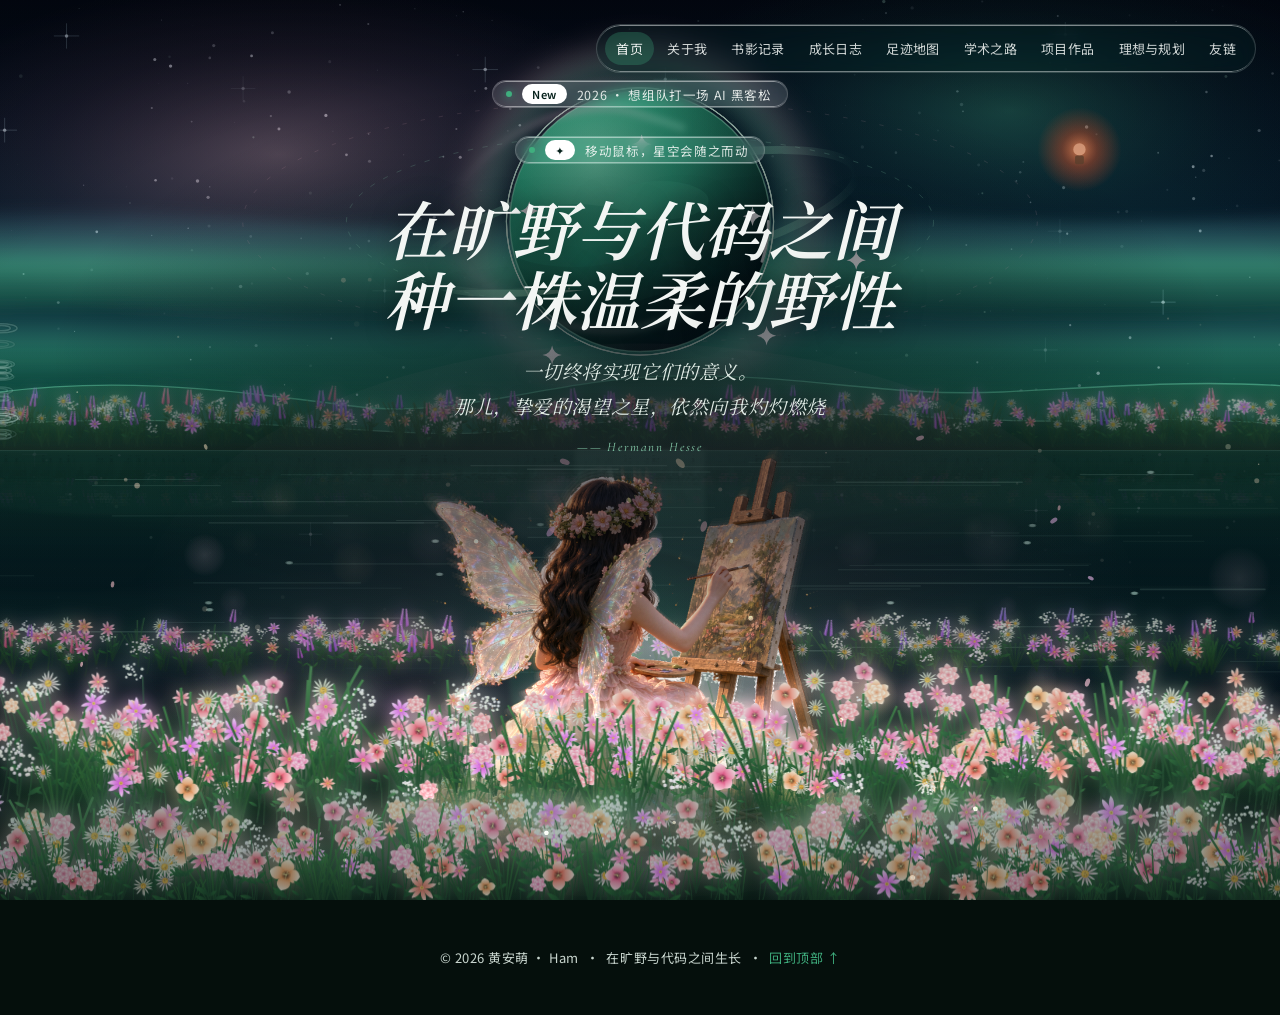
<file: index.html>
<!DOCTYPE html>
<html lang="zh-CN">
<head>
<meta charset="UTF-8" />
<meta name="viewport" content="width=device-width, initial-scale=1.0" />
<title>黄安萌 · Ham — 在旷野与代码之间</title>
<meta name="description" content="黄安萌 Ham · 东南大学 2026 级 · 信息竞赛 / 雅思 7.5 / AI 黑客松" />
<link rel="preconnect" href="https://fonts.googleapis.com" />
<link rel="preconnect" href="https://fonts.gstatic.com" crossorigin />
<link href="https://fonts.googleapis.com/css2?family=Cormorant+Garamond:ital,wght@0,500;1,500;1,600&family=Noto+Serif+SC:ital,wght@0,500;1,500;1,600&family=Noto+Sans+SC:wght@300;400;500&display=swap" rel="stylesheet" />
  <link rel="stylesheet" href="/assets/site.css?v=15" />
<link rel="icon" href="data:image/svg+xml,%3Csvg xmlns='http://www.w3.org/2000/svg' viewBox='0 0 32 32'%3E%3Ccircle cx='16' cy='16' r='13' fill='%2308212b'/%3E%3Ccircle cx='13' cy='13' r='9' fill='%233fae7e'/%3E%3Ccircle cx='10' cy='10' r='3' fill='%239ff0c8' opacity='.9'/%3E%3Ccircle cx='16' cy='16' r='13' fill='none' stroke='%23f6b8c8' stroke-width='1.4' opacity='.7'/%3E%3C/svg%3E" />
</head>
<body>

<header class="hero" id="home">
  <!-- 星场 / 尘埃 / 流星 / 鼠标视差（Canvas，位于 SVG 之下） -->
  <canvas class="hero__space" id="space"></canvas>

  <!-- 太空场景（内联 SVG）：镜像对称，地平线压中线
       层次：星云/极光/轨道环 → 行星 → 地平线光晕 → 远丘/近丘 → 湖面倒影 → 岸边花丛 -->
  <svg class="hero__ground scene-breathe" viewBox="0 0 1536 1024" preserveAspectRatio="xMidYMid slice" aria-hidden="true">
    <defs>
      <radialGradient id="nebPink" cx="50%" cy="50%" r="50%">
        <stop offset="0%" stop-color="#f6b8c8" stop-opacity=".38"/>
        <stop offset="60%" stop-color="#c47f9c" stop-opacity=".13"/>
        <stop offset="100%" stop-color="#c47f9c" stop-opacity="0"/>
      </radialGradient>
      <radialGradient id="nebTeal" cx="50%" cy="50%" r="50%">
        <stop offset="0%" stop-color="#4fd7a6" stop-opacity=".32"/>
        <stop offset="62%" stop-color="#2b8f7e" stop-opacity=".11"/>
        <stop offset="100%" stop-color="#2b8f7e" stop-opacity="0"/>
      </radialGradient>
      <linearGradient id="auroraGrad" x1="0" y1="0" x2="0" y2="1">
        <stop offset="0%" stop-color="#8ad8ff" stop-opacity="0"/>
        <stop offset="48%" stop-color="#5fe3b0" stop-opacity=".55"/>
        <stop offset="78%" stop-color="#3fae7e" stop-opacity=".28"/>
        <stop offset="100%" stop-color="#2f7d5b" stop-opacity="0"/>
      </linearGradient>
      <radialGradient id="planetGrad" cx="33%" cy="27%" r="86%">
        <stop offset="0%" stop-color="#7cecc0"/>
        <stop offset="34%" stop-color="#37b98d"/>
        <stop offset="68%" stop-color="#1a6e54"/>
        <stop offset="100%" stop-color="#08251c"/>
      </radialGradient>
      <linearGradient id="termGrad" x1=".12" y1=".04" x2=".96" y2=".98">
        <stop offset="0%" stop-color="#02060f" stop-opacity="0"/>
        <stop offset="46%" stop-color="#02060f" stop-opacity=".14"/>
        <stop offset="100%" stop-color="#02060f" stop-opacity=".92"/>
      </linearGradient>
      <linearGradient id="ringGrad" x1="0" y1="0" x2="1" y2="0">
        <stop offset="0%" stop-color="#9ff0c8" stop-opacity="0"/>
        <stop offset="22%" stop-color="#9ff0c8" stop-opacity=".85"/>
        <stop offset="52%" stop-color="#f6b8c8" stop-opacity=".9"/>
        <stop offset="80%" stop-color="#9ff0c8" stop-opacity=".8"/>
        <stop offset="100%" stop-color="#9ff0c8" stop-opacity="0"/>
      </linearGradient>
      <linearGradient id="hillFar" x1="0" y1="0" x2="0" y2="1">
        <stop offset="0%" stop-color="#1d5f4a"/><stop offset="100%" stop-color="#0a2620"/>
      </linearGradient>
      <linearGradient id="hillNear" x1="0" y1="0" x2="0" y2="1">
        <stop offset="0%" stop-color="#0d3a2b"/><stop offset="100%" stop-color="#04120d"/>
      </linearGradient>
      <radialGradient id="horizonGlow" cx="50%" cy="50%" r="50%">
        <stop offset="0%" stop-color="#7ef0c4" stop-opacity=".48"/>
        <stop offset="60%" stop-color="#3fae7e" stop-opacity=".15"/>
        <stop offset="100%" stop-color="#3fae7e" stop-opacity="0"/>
      </radialGradient>
      <radialGradient id="cosmosGlow" cx="50%" cy="50%" r="50%">
        <stop offset="0%" stop-color="#ffd9a0" stop-opacity=".95"/>
        <stop offset="52%" stop-color="#f6b8c8" stop-opacity=".34"/>
        <stop offset="100%" stop-color="#f6b8c8" stop-opacity="0"/>
      </radialGradient>
      <radialGradient id="emberGlow" cx="50%" cy="50%" r="50%">
        <stop offset="0%" stop-color="#ff9a63" stop-opacity=".95"/>
        <stop offset="42%" stop-color="#e0552e" stop-opacity=".5"/>
        <stop offset="100%" stop-color="#e0552e" stop-opacity="0"/>
      </radialGradient>
      <linearGradient id="waterShade" x1="0" y1="0" x2="0" y2="1">
        <stop offset="0%" stop-color="#020a0e" stop-opacity=".34"/>
        <stop offset="55%" stop-color="#020a0e" stop-opacity=".56"/>
        <stop offset="100%" stop-color="#020a0e" stop-opacity=".74"/>
      </linearGradient>
      <linearGradient id="lightColumn" x1="0" y1="0" x2="0" y2="1">
        <stop offset="0%" stop-color="#bffbe0" stop-opacity=".2"/>
        <stop offset="46%" stop-color="#7ef0c4" stop-opacity=".08"/>
        <stop offset="100%" stop-color="#7ef0c4" stop-opacity="0"/>
      </linearGradient>
      <filter id="blurSm"><feGaussianBlur stdDeviation="2.4"/></filter>
      <filter id="soft"><feGaussianBlur stdDeviation="7"/></filter>
      <filter id="blurMid"><feGaussianBlur stdDeviation="4.5"/></filter>
      <filter id="blurBig"><feGaussianBlur stdDeviation="15"/></filter>
      <linearGradient id="swirlGrad" x1="0" y1="0" x2="1" y2="0">
        <stop offset="0%" stop-color="#ffd6e8" stop-opacity="0"/>
        <stop offset="30%" stop-color="#ffc4dc" stop-opacity=".85"/>
        <stop offset="58%" stop-color="#a0fad6" stop-opacity=".9"/>
        <stop offset="100%" stop-color="#a0fad6" stop-opacity="0"/>
      </linearGradient>
      <path id="sp4" d="M0,-11 Q1.5,-1.5 11,0 Q1.5,1.5 0,11 Q-1.5,1.5 -11,0 Q-1.5,-1.5 0,-11 Z"/>
      <clipPath id="planetClip"><circle cx="768" cy="252" r="148"/></clipPath>
      <clipPath id="ringFrontClip"><rect x="400" y="330" width="740" height="320"/></clipPath>
    </defs>

    <!-- ========== 天空（上半）========== -->
    <!-- 星云 -->
    <ellipse cx="358" cy="176" rx="452" ry="200" fill="url(#nebPink)"/>
    <ellipse cx="1188" cy="126" rx="410" ry="184" fill="url(#nebTeal)"/>
    <ellipse cx="742" cy="332" rx="580" ry="152" fill="url(#nebTeal)" opacity=".8"/>

    <!-- 极光 -->
    <path class="aurora" d="M-60,250 C200,206 420,286 680,246 C930,208 1150,282 1600,236 L1600,352 C1150,398 930,324 680,362 C420,400 200,320 -60,364 Z"
          fill="url(#auroraGrad)" filter="url(#soft)"/>
    <path class="aurora aurora--2" d="M-60,356 C220,320 430,392 700,356 C950,324 1160,390 1600,348 L1600,432 C1160,474 950,408 700,440 C430,472 220,400 -60,436 Z"
          fill="url(#auroraGrad)" opacity=".55" filter="url(#soft)"/>

    <!-- 轨道环 -->
    <g transform="translate(768,252)">
      <ellipse class="orbit-ring" rx="334" ry="100" fill="none" stroke="#9ff0c8" stroke-width="1.1"
               opacity=".26" stroke-dasharray="6 11"/>
      <ellipse class="orbit-ring" rx="452" ry="138" fill="none" stroke="#f6b8c8" stroke-width="1.1"
               opacity=".17" stroke-dasharray="5 16"/>
    </g>

    <!-- 行星：后环 → 脉冲光环 → 大气辉光 → 本体 → 陆块 → 明暗界线 → 镜面高光
              → 边缘扫光 → 流光丝带 → 星芒 → 前环 -->
    <g class="planet">
      <ellipse cx="768" cy="252" rx="252" ry="60" fill="none" stroke="url(#ringGrad)" stroke-width="9"
               opacity=".42" transform="rotate(-13 768 252)"/>

      <!-- 脉冲光环：向外一圈圈扩散 -->
      <g class="planet-ping">
        <circle class="ping" cx="768" cy="252" r="152" fill="none" stroke="#bffbe0" stroke-width="1.3"/>
        <circle class="ping ping--2" cx="768" cy="252" r="152" fill="none" stroke="#f6b8c8" stroke-width="1.1"/>
        <circle class="ping ping--3" cx="768" cy="252" r="152" fill="none" stroke="#bffbe0" stroke-width=".9"/>
      </g>

      <!-- 大气辉光（双层，反相呼吸） -->
      <circle class="planet-glow" cx="768" cy="252" r="176" fill="none" stroke="#7ef0c4"
              stroke-width="16" opacity=".5" filter="url(#blurBig)"/>
      <circle class="planet-glow planet-glow--2" cx="768" cy="252" r="196" fill="none" stroke="#f6b8c8"
              stroke-width="22" opacity=".3" filter="url(#blurBig)"/>

      <circle cx="768" cy="252" r="148" fill="url(#planetGrad)"/>
      <g clip-path="url(#planetClip)">
        <ellipse cx="692" cy="268" rx="88" ry="36" fill="#2fae86" opacity=".45"/>
        <ellipse cx="822" cy="362" rx="72" ry="30" fill="#0f5240" opacity=".55"/>
        <ellipse cx="792" cy="228" rx="54" ry="22" fill="#4fd7a6" opacity=".3"/>
      </g>
      <circle cx="768" cy="252" r="148" fill="url(#termGrad)"/>

      <!-- 镜面高光：星球受光面的一点亮斑 -->
      <ellipse class="spec" cx="700" cy="248" rx="48" ry="27" fill="#ffffff" opacity=".18"
               filter="url(#blurMid)" transform="rotate(-26 700 248)"/>
      <circle cx="768" cy="252" r="148" fill="none" stroke="#a9f5d2" stroke-width="1.6" opacity=".5"/>

      <!-- 边缘扫光：沿星球轮廓巡游的一小段亮弧 -->
      <circle class="rim-sweep" cx="768" cy="252" r="146" fill="none" stroke="#ffffff"
              stroke-width="3.2" stroke-linecap="round" stroke-dasharray="46 872" opacity=".75"/>

      <!-- 流光丝带（Creative Matter）：环绕星球的丝质流光 -->
      <g class="matter" filter="url(#blurMid)">
        <path class="matter__ribbon" d="M556,224 C604,140 706,108 768,130 C862,158 950,196 994,252"
              fill="none" stroke="url(#swirlGrad)" stroke-width="7" stroke-linecap="round" opacity=".5"/>
        <path class="matter__ribbon matter__ribbon--2" d="M556,286 C622,366 722,392 790,366 C882,332 962,302 1002,252"
              fill="none" stroke="url(#swirlGrad)" stroke-width="6" stroke-linecap="round" opacity=".42"/>
        <path class="matter__ribbon matter__ribbon--3" d="M636,116 C718,80 842,82 918,130"
              fill="none" stroke="url(#swirlGrad)" stroke-width="4.5" stroke-linecap="round" opacity=".34"/>
      </g>

      <!-- 星芒：贴着星球边缘闪烁 -->
      <g class="sparks" fill="#ffffff">
        <g transform="translate(642,240)"><g class="sp sp--1"><use href="#sp4"/></g></g>
        <g transform="translate(896,246)"><g class="sp sp--2" ><use href="#sp4"/></g></g>
        <g transform="translate(912,382)"><g class="sp sp--3"><use href="#sp4"/></g></g>
        <g transform="translate(668,404)"><g class="sp sp--4"><use href="#sp4"/></g></g>
        <g transform="translate(770,164)"><g class="sp sp--5"><use href="#sp4"/></g></g>
        <g transform="translate(1014,296)"><g class="sp sp--6"><use href="#sp4"/></g></g>
      </g>

      <g clip-path="url(#ringFrontClip)">
        <ellipse cx="768" cy="252" rx="252" ry="60" fill="none" stroke="url(#ringGrad)" stroke-width="9"
                 opacity=".72" transform="rotate(-13 768 252)"/>
      </g>
    </g>

    <!-- 盆栽火星（余烬） -->
    <g class="ember" transform="translate(1268,170)">
      <circle r="48" fill="url(#emberGlow)"/>
      <circle r="7" fill="#ffb38a"/>
      <rect x="-5" y="7" width="10" height="10" rx="2" fill="#6b4a32" opacity=".8"/>
    </g>

    <!-- ========== 湖面倒影（静态镜像，不参与动画，保持滤镜缓存）========== -->
    <g transform="scale(1,-1) translate(0,-1024)" opacity=".5" filter="url(#blurSm)">
      <ellipse cx="358" cy="176" rx="452" ry="200" fill="url(#nebPink)"/>
      <ellipse cx="1188" cy="126" rx="410" ry="184" fill="url(#nebTeal)"/>
      <ellipse cx="742" cy="332" rx="580" ry="152" fill="url(#nebTeal)" opacity=".7"/>
      <path d="M-60,250 C200,206 420,286 680,246 C930,208 1150,282 1600,236 L1600,352 C1150,398 930,324 680,362 C420,400 200,320 -60,364 Z"
            fill="url(#auroraGrad)" opacity=".5"/>
      <g transform="translate(768,252)">
        <ellipse rx="334" ry="100" fill="none" stroke="#9ff0c8" stroke-width="1" opacity=".18" stroke-dasharray="6 11"/>
      </g>
      <circle cx="768" cy="252" r="148" fill="url(#planetGrad)" opacity=".72"/>
      <circle cx="768" cy="252" r="148" fill="url(#termGrad)" opacity=".7"/>
      <circle cx="768" cy="252" r="148" fill="none" stroke="#a9f5d2" stroke-width="1.4" opacity=".35"/>
      <g class="ember" transform="translate(1268,170)" opacity=".5">
        <circle r="48" fill="url(#emberGlow)"/>
      </g>
    </g>

    <!-- 湖水整体压暗：让倒影比天空更暗，一眼读成"水" -->
    <rect x="0" y="512" width="1536" height="512" fill="url(#waterShade)"/>

    <!-- ========== 地平线 ========== -->
    <ellipse class="horizon-glow" cx="768" cy="512" rx="880" ry="118" fill="url(#horizonGlow)"/>
    <rect x="0" y="510.6" width="1536" height="2.2" fill="#c8f7e2" opacity=".38"/>

    <!-- ========== 丘陵剪影（贴近地平线）========== -->
    <path d="M0,512 L0,452 C160,424 300,444 440,462 C560,478 660,432 800,428 C950,424 1040,452 1180,446 C1300,440 1420,430 1536,442 L1536,512 Z"
          fill="url(#hillFar)" opacity=".82"/>
    <g transform="scale(1,-1) translate(0,-1024)" opacity=".28" filter="url(#blurSm)">
      <path d="M0,512 L0,452 C160,424 300,444 440,462 C560,478 660,432 800,428 C950,424 1040,452 1180,446 C1300,440 1420,430 1536,442 L1536,512 Z"
            fill="url(#hillFar)"/>
    </g>
    <path d="M0,512 L0,486 C180,470 320,482 500,492 C640,500 750,470 900,468 C1040,466 1140,484 1320,478 C1440,474 1495,486 1536,482 L1536,512 Z"
          fill="url(#hillNear)"/>
    <g transform="scale(1,-1) translate(0,-1024)" opacity=".24" filter="url(#blurSm)">
      <path d="M0,512 L0,486 C180,470 320,482 500,492 C640,500 750,470 900,468 C1040,466 1140,484 1320,478 C1440,474 1495,486 1536,482 L1536,512 Z"
            fill="url(#hillNear)"/>
    </g>

    <!-- 山脊受光边（让地平线剪影可读） -->
    <path d="M0,452 C160,424 300,444 440,462 C560,478 660,432 800,428 C950,424 1040,452 1180,446 C1300,440 1420,430 1536,442"
          fill="none" stroke="#7ef0c4" stroke-width="1.6" opacity=".4"/>
    <path d="M0,486 C180,470 320,482 500,492 C640,500 750,470 900,468 C1040,466 1140,484 1320,478 C1440,474 1495,486 1536,482"
          fill="none" stroke="#a9f5d2" stroke-width="1.3" opacity=".26"/>

    <!-- 行星在水面的光路 -->
    <rect x="694" y="512" width="148" height="330" fill="url(#lightColumn)" filter="url(#blurSm)"/>

    <!-- 湖面微光 -->
    <g class="water-lines" stroke="#9ff0c8" stroke-width="1.2" stroke-linecap="round" opacity=".22">
      <line x1="360" y1="540" x2="556" y2="540"/>
      <line x1="946" y1="552" x2="1178" y2="552"/>
      <line x1="556" y1="572" x2="702" y2="572"/>
      <line x1="892" y1="526" x2="1006" y2="526"/>
      <line x1="640" y1="600" x2="900" y2="600"/>
    </g>
  </svg>

  <!-- 花海 / 涟漪 / 倒影层（Canvas）：地平线之下为花海，之上为远岸花带 -->
  <canvas class="hero__flora" aria-hidden="true"></canvas>

  <div class="hero__scrim"></div>

  <nav class="nav lg" aria-label="主导航">
    <a href="/" class="cur">首页</a>
    <a href="/about/">关于我</a>
    <a href="/bookfilm/">书影记录</a>
    <a href="/blog/">成长日志</a>
    <a href="/travel/">足迹地图</a>
    <a href="/academic/">学术之路</a>
    <a href="/portfolio/">项目作品</a>
    <a href="/vision/">理想与规划</a>
    <a href="/links/">友链</a>
  </nav>

  <div class="hero__inner">
    <span class="badge lg"><span class="dot"></span><span class="pill">New</span><span>2026 · 想组队打一场 AI 黑客松</span></span>
    <span class="badge lg"><span class="dot"></span><span class="pill">✦</span><span>移动鼠标，星空会随之而动</span></span>
    <h1 class="hero__title serif" data-blur>在旷野与代码之间<br/>种一株温柔的野性</h1>
    <blockquote class="hero__quote fade-blur">
      <p class="serif"><span>一切终将实现它们的意义。</span><span>那儿，挚爱的渴望之星，依然向我灼灼燃烧</span></p>
      <cite>Hermann Hesse</cite>
    </blockquote>
  </div>

</header>



<footer>
  © 2026 黄安萌 · Ham &nbsp;·&nbsp; 在旷野与代码之间生长 &nbsp;·&nbsp; <a href="/">回到顶部 ↑</a>
</footer>

<script src="/assets/space.js?v=15"></script>
<script src="/assets/garden.js?v=15"></script>
<script src="/assets/hero.js?v=15"></script>
</body>
</html>
</file>
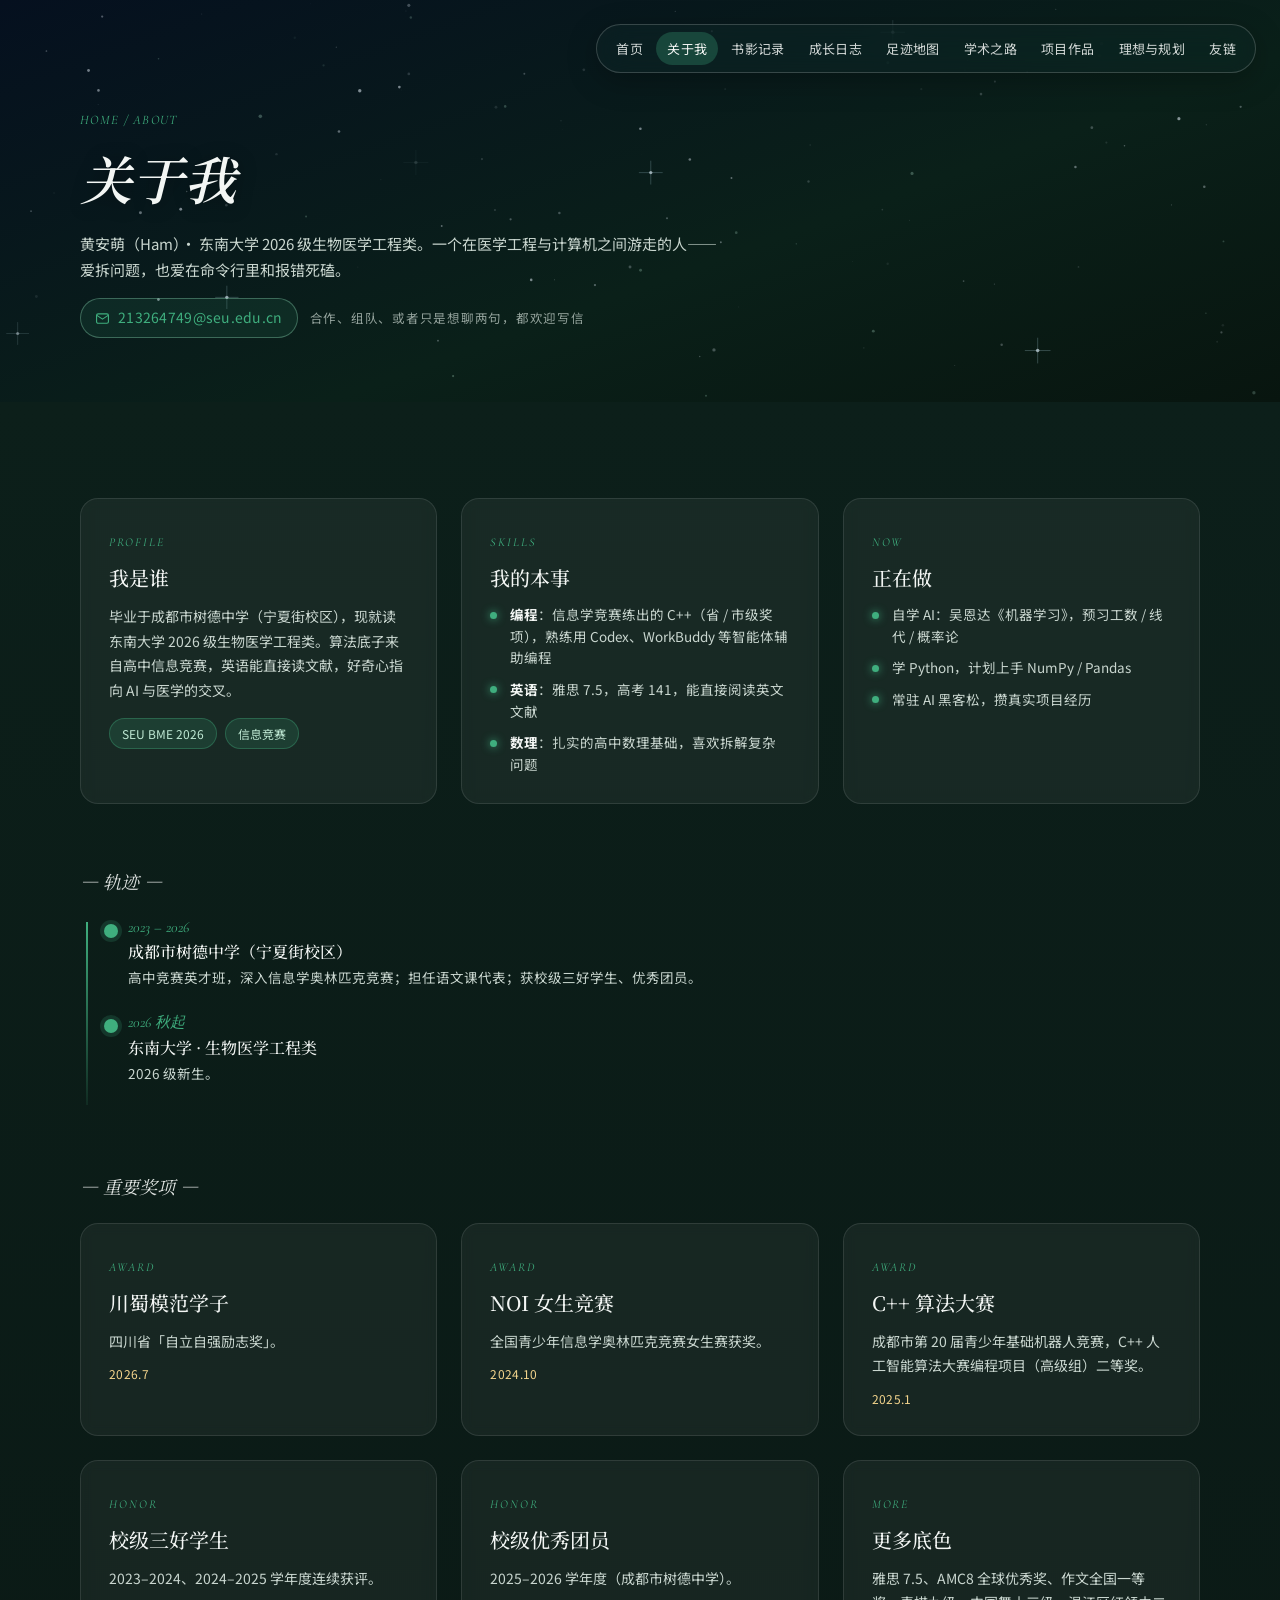
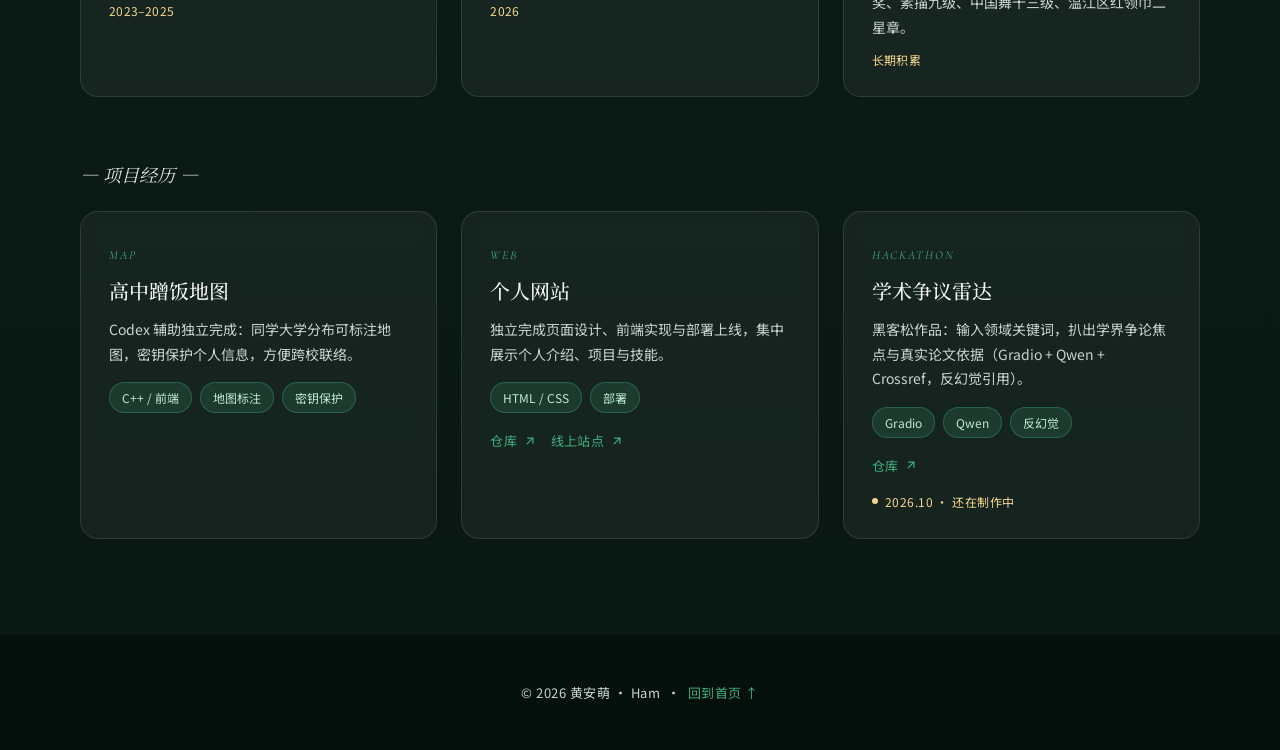
<file: about/index.html>
<!DOCTYPE html>
<html lang="zh-CN">
<head>
<meta charset="UTF-8" />
<meta name="viewport" content="width=device-width, initial-scale=1.0" />
<title>关于我 · 黄安萌 Ham</title>
<link rel="preconnect" href="https://fonts.googleapis.com" />
<link rel="preconnect" href="https://fonts.gstatic.com" crossorigin />
<link href="https://fonts.googleapis.com/css2?family=Cormorant+Garamond:ital,wght@0,500;1,500;1,600&family=Noto+Serif+SC:ital,wght@0,500;1,500;1,600&family=Noto+Sans+SC:wght@300;400;500&display=swap" rel="stylesheet" />
<link rel="stylesheet" href="/assets/site.css" />
<link rel="icon" href="data:image/svg+xml,%3Csvg xmlns='http://www.w3.org/2000/svg' viewBox='0 0 32 32'%3E%3Ccircle cx='16' cy='16' r='13' fill='%2308212b'/%3E%3Ccircle cx='13' cy='13' r='9' fill='%233fae7e'/%3E%3Ccircle cx='10' cy='10' r='3' fill='%239ff0c8' opacity='.9'/%3E%3Ccircle cx='16' cy='16' r='13' fill='none' stroke='%23f6b8c8' stroke-width='1.4' opacity='.7'/%3E%3C/svg%3E" />
</head>
<body>

<header class="subhero" id="about">
  <canvas class="subhero__space"></canvas>
  <nav class="nav" aria-label="主导航">
    <a href="/">首页</a>
    <a href="/about/" class="cur">关于我</a>
    <a href="/bookfilm/">书影记录</a>
    <a href="/blog/">成长日志</a>
    <a href="/travel/">足迹地图</a>
    <a href="/academic/">学术之路</a>
    <a href="/portfolio/">项目作品</a>
    <a href="/vision/">理想与规划</a>
    <a href="/links/">友链</a>
  </nav>
  <div class="wrap">
    <div class="crumb">Home / About</div>
    <h1 class="serif">关于我</h1>
    <p>黄安萌（Ham）· 东南大学 2026 级生物医学工程类。一个在医学工程与计算机之间游走的人——爱拆问题，也爱在命令行里和报错死磕。</p>
    <p class="hero-mail">
      <a href="mailto:213264749@seu.edu.cn">
        <svg viewBox="0 0 24 24" fill="none" stroke="currentColor" stroke-width="1.8"
             stroke-linecap="round" stroke-linejoin="round" aria-hidden="true">
          <rect x="2.5" y="4.5" width="19" height="15" rx="2.5"/><path d="M3 7l9 6 9-6"/>
        </svg>
        213264749@seu.edu.cn
      </a>
      <span class="lb">合作、组队、或者只是想聊两句，都欢迎写信</span>
    </p>
  </div>
</header>

<section class="block" id="about" style="background:linear-gradient(180deg,#0c1f1a,#0a1814)">
  <div class="wrap">
    <div class="grid" id="aboutCards">
      <article class="card skeleton">
        <div class="sk"><div class="sk-line w90"></div><div class="sk-line w70"></div><div class="sk-block"></div></div>
        <div class="real">
          <span class="kicker">Profile</span>
          <h3 class="serif">我是谁</h3>
          <p>毕业于成都市树德中学（宁夏街校区），现就读东南大学 2026 级生物医学工程类。算法底子来自高中信息竞赛，英语能直接读文献，好奇心指向 AI 与医学的交叉。</p>
          <div class="tagrow"><span class="tag">SEU BME 2026</span><span class="tag">信息竞赛</span></div>
        </div>
      </article>
      <article class="card skeleton">
        <div class="sk"><div class="sk-line w90"></div><div class="sk-line w70"></div><div class="sk-block"></div></div>
        <div class="real">
          <span class="kicker">Skills</span>
          <h3 class="serif">我的本事</h3>
          <ul>
            <li><b>编程</b>：信息学竞赛练出的 C++（省 / 市级奖项），熟练用 Codex、WorkBuddy 等智能体辅助编程</li>
            <li><b>英语</b>：雅思 7.5，高考 141，能直接阅读英文文献</li>
            <li><b>数理</b>：扎实的高中数理基础，喜欢拆解复杂问题</li>
          </ul>
        </div>
      </article>
      <article class="card skeleton">
        <div class="sk"><div class="sk-line w90"></div><div class="sk-line w70"></div><div class="sk-block"></div></div>
        <div class="real">
          <span class="kicker">Now</span>
          <h3 class="serif">正在做</h3>
          <ul>
            <li>自学 AI：吴恩达《机器学习》，预习工数 / 线代 / 概率论</li>
            <li>学 Python，计划上手 NumPy / Pandas</li>
            <li>常驻 AI 黑客松，攒真实项目经历</li>
          </ul>
        </div>
      </article>
    </div>

    <div class="sub-title serif">— 轨迹 —</div>
    <div class="timeline">
      <div class="tl-item"><div class="yr">2023 – 2026</div><h4>成都市树德中学（宁夏街校区）</h4><p>高中竞赛英才班，深入信息学奥林匹克竞赛；担任语文课代表；获校级三好学生、优秀团员。</p></div>
      <div class="tl-item"><div class="yr">2026 秋起</div><h4>东南大学 · 生物医学工程类</h4><p>2026 级新生。</p></div>
    </div>

    <div class="sub-title serif">— 重要奖项 —</div>
    <div class="grid">
      <article class="card"><span class="kicker">Award</span><h3 class="serif">川蜀模范学子</h3><p>四川省「自立自强励志奖」。</p><div class="award-meta">2026.7</div></article>
      <article class="card"><span class="kicker">Award</span><h3 class="serif">NOI 女生竞赛</h3><p>全国青少年信息学奥林匹克竞赛女生赛获奖。</p><div class="award-meta">2024.10</div></article>
      <article class="card"><span class="kicker">Award</span><h3 class="serif">C++ 算法大赛</h3><p>成都市第 20 届青少年基础机器人竞赛，C++ 人工智能算法大赛编程项目（高级组）二等奖。</p><div class="award-meta">2025.1</div></article>
      <article class="card"><span class="kicker">Honor</span><h3 class="serif">校级三好学生</h3><p>2023–2024、2024–2025 学年度连续获评。</p><div class="award-meta">2023–2025</div></article>
      <article class="card"><span class="kicker">Honor</span><h3 class="serif">校级优秀团员</h3><p>2025–2026 学年度（成都市树德中学）。</p><div class="award-meta">2026</div></article>
      <article class="card"><span class="kicker">More</span><h3 class="serif">更多底色</h3><p>雅思 7.5、AMC8 全球优秀奖、作文全国一等奖、素描九级、中国舞十三级、温江区红领巾二星章。</p><div class="award-meta">长期积累</div></article>
    </div>

    <div class="sub-title serif">— 项目经历 —</div>
    <div class="grid">
      <article class="card">
        <span class="kicker">Map</span><h3 class="serif">高中蹭饭地图</h3>
        <p>Codex 辅助独立完成：同学大学分布可标注地图，密钥保护个人信息，方便跨校联络。</p>
        <div class="tagrow"><span class="tag">C++ / 前端</span><span class="tag">地图标注</span><span class="tag">密钥保护</span></div>
      </article>

      <article class="card">
        <span class="kicker">Web</span><h3 class="serif">个人网站</h3>
        <p>独立完成页面设计、前端实现与部署上线，集中展示个人介绍、项目与技能。</p>
        <div class="tagrow"><span class="tag">HTML / CSS</span><span class="tag">部署</span></div>
        <div class="card__links">
          <a class="card__link" href="https://github.com/ham0626/ham0626.github.io" data-repo="ham0626/ham0626.github.io" target="_blank" rel="noopener">仓库<svg viewBox="0 0 24 24" fill="none" stroke="currentColor" stroke-width="2" stroke-linecap="round" stroke-linejoin="round" aria-hidden="true"><path d="M7 17 17 7"/><path d="M8 7h9v9"/></svg></a>
          <a class="card__link" href="https://ham0626.github.io/" target="_blank" rel="noopener">线上站点<svg viewBox="0 0 24 24" fill="none" stroke="currentColor" stroke-width="2" stroke-linecap="round" stroke-linejoin="round" aria-hidden="true"><path d="M7 17 17 7"/><path d="M8 7h9v9"/></svg></a>
        </div>
      </article>

      <article class="card">
        <span class="kicker">Hackathon</span><h3 class="serif">学术争议雷达</h3>
        <p>黑客松作品：输入领域关键词，扒出学界争论焦点与真实论文依据（Gradio + Qwen + Crossref，反幻觉引用）。</p>
        <div class="tagrow"><span class="tag">Gradio</span><span class="tag">Qwen</span><span class="tag">反幻觉</span></div>
        <div class="card__links">
          <a class="card__link" href="https://github.com/ham0626/academic-controversy-radar" data-repo="ham0626/academic-controversy-radar" target="_blank" rel="noopener">仓库<svg viewBox="0 0 24 24" fill="none" stroke="currentColor" stroke-width="2" stroke-linecap="round" stroke-linejoin="round" aria-hidden="true"><path d="M7 17 17 7"/><path d="M8 7h9v9"/></svg></a>
        </div>
        <span class="card__soon"><span class="dot"></span>2026.10 · 还在制作中</span>
      </article>
    </div>
  </div>
</section>

<footer>
  © 2026 黄安萌 · Ham &nbsp;·&nbsp; <a href="/">回到首页 ↑</a>
</footer>

<script>
  window.addEventListener('load',()=>{setTimeout(()=>{
    document.querySelectorAll('#aboutCards .card').forEach(c=>c.classList.remove('skeleton'));
  },750);});
</script>
<script src="/assets/space.js"></script>
<script src="/assets/repos.js"></script>
</body>
</html>
</file>
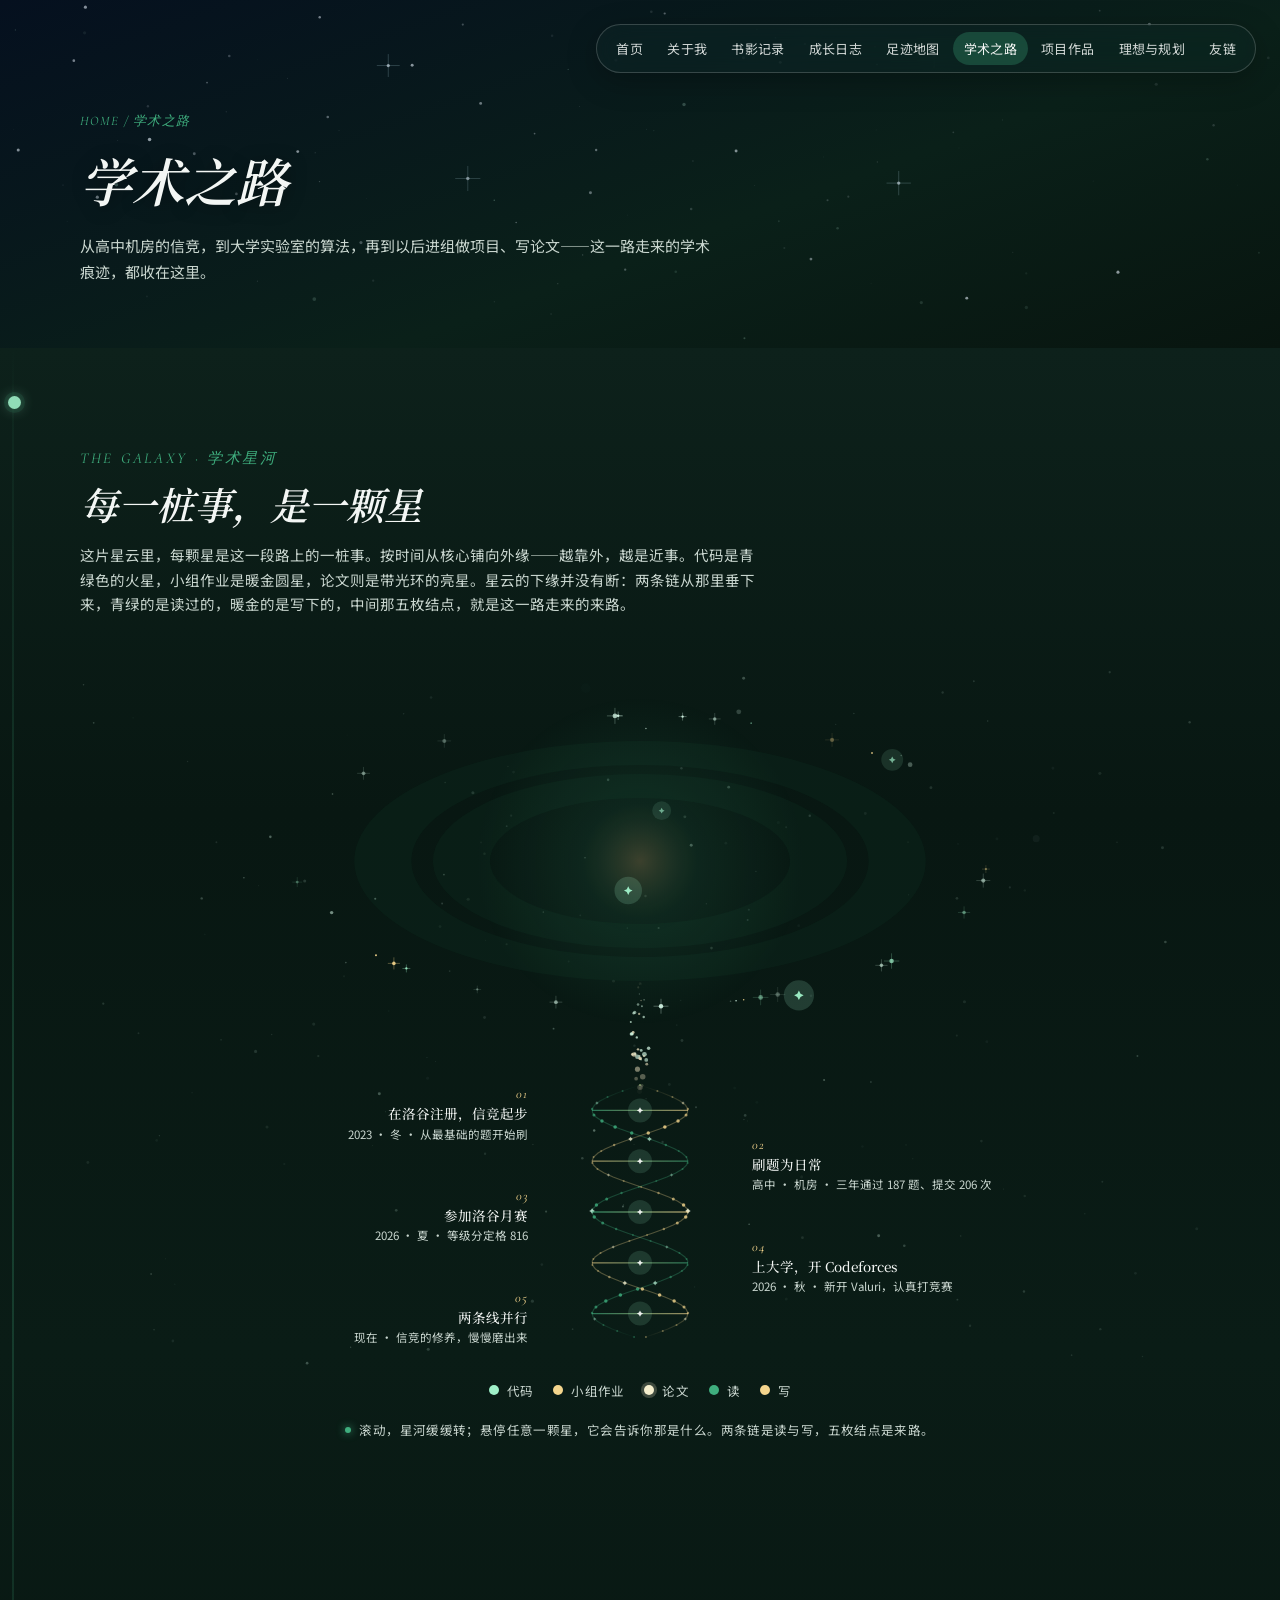
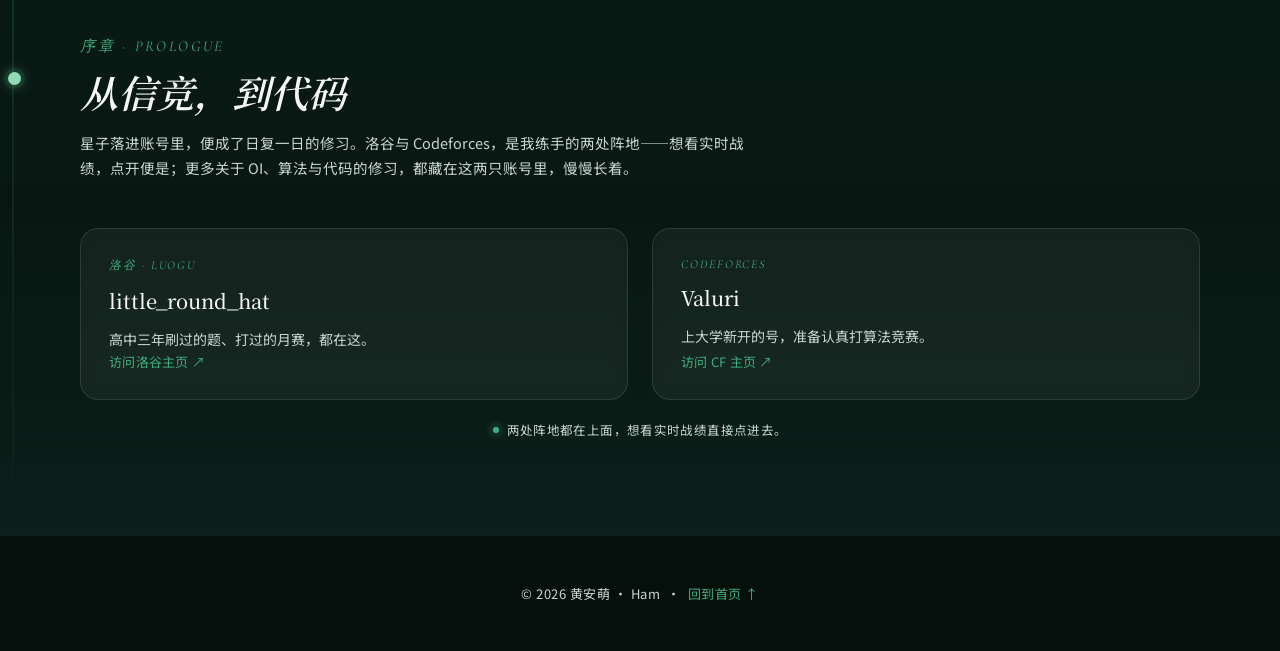
<file: academic/index.html>
<!DOCTYPE html>
<html lang="zh-CN">
<head>
<meta charset="UTF-8" />
<meta name="viewport" content="width=device-width, initial-scale=1.0" />
<title>学术之路 · 黄安萌 Ham</title>
<meta name="description" content="从高中信竞到大学算法竞赛，再到以后进组做项目、写论文：一路走来的学术痕迹都收在这里。" />
<link rel="preconnect" href="https://fonts.googleapis.com" />
<link href="https://fonts.googleapis.com/css2?family=Cormorant+Garamond:ital,wght@0,500;1,500;1,600&family=Noto+Serif+SC:ital,wght@0,500;1,500;1,600&family=Noto+Sans+SC:wght@300;400;500&display=swap" rel="stylesheet" />
<link rel="stylesheet" href="/assets/site.css" />
<style>
  /* 序章：两处阵地的跳转卡（轻量，主要粘链接） */
  .oi-card{display:flex;flex-direction:column;text-decoration:none;transition:transform .4s, border-color .4s}
  .oi-card:hover{transform:translateY(-4px);border-color:var(--mint)}
  .oi-card .card__link{margin-top:auto}

  /* 学术星河 + 来路双螺旋：同一块画布 */
  .acad__stage{position:relative;height:min(92vh,700px);margin-top:calc(var(--u)*3)}
  .acad__cv{width:100%;height:100%;display:block}
  .acad__tip{position:absolute;pointer-events:none;transform:translate(-50%,-130%);
    background:rgba(8,23,18,.94);border:1px solid rgba(63,174,126,.5);border-radius:12px;
    padding:8px 12px;font-size:12.5px;color:var(--ink);max-width:248px;line-height:1.5;
    box-shadow:0 8px 30px rgba(0,0,0,.45);white-space:normal}
  .acad__tip b{color:var(--mint);font-family:"Noto Serif SC",serif;font-weight:500}
  .acad__tip .y{color:var(--gold);font-family:"Cormorant Garamond",serif;font-style:italic;font-size:15px}

  /* 来路结点（静态文字，绝不随画布晃动） */
  .mil__list{position:absolute;inset:0;pointer-events:none}
  .mil{position:absolute;width:39%;transform:translateY(-50%)}
  .mil.is-l{left:1%;text-align:right}
  .mil.is-r{right:1%;text-align:left}
  .mil .n{font-family:"Cormorant Garamond",serif;font-style:italic;font-size:13px;color:var(--gold);letter-spacing:.06em}
  .mil b{display:block;font-family:"Noto Serif SC",serif;font-weight:500;font-size:13.5px;color:var(--ink);line-height:1.35;margin-top:1px}
  .mil .s{display:block;font-family:"Noto Sans SC",sans-serif;font-size:11.5px;color:var(--ink-dim);line-height:1.45;margin-top:3px}

  /* 图例 */
  .legend{display:flex;flex-wrap:wrap;gap:20px;justify-content:center;margin-top:calc(var(--u)*2);
    color:var(--ink-dim);font-size:12.5px;letter-spacing:.02em}
  .legend span{display:inline-flex;align-items:center}
  .legend i{display:inline-block;width:10px;height:10px;border-radius:50%;margin-right:8px}
  .legend .code{background:#9ff0c8}
  .legend .group{background:#f4d58d}
  .legend .paper{background:#f4eecd;box-shadow:0 0 0 3px rgba(244,238,205,.22)}
  .lg-read{background:#3fae7e}
  .lg-write{background:#f4d58d}

  /* 小注：与书影页一致的「绿点 + 小字」（颜色与间距统一） */
  .tip-line{display:flex;align-items:center;gap:calc(var(--u)*1);margin-top:calc(var(--u)*2.5);
    font-size:12.5px;color:var(--ink-dim);letter-spacing:.03em;line-height:1.6}
  .tip-line::before{content:"";width:6px;height:6px;border-radius:50%;background:var(--green-bright);
    box-shadow:0 0 8px var(--green-bright);flex:0 0 auto}
  .tip-line--c{justify-content:center;text-align:left}

  /* 论文的六种写法 · 评估卡（已按需求撤下；蓝图点子保留于工作记忆：星河/DNA双螺旋已上线，两棵树/月相/螺旋塔/莫比乌斯为待点亮蓝图） */

  /* 衔接：贯穿全页的「脉络」藤蔓 + 每节结点（连续背景，让各节不再像孤岛） */
  main.acad{position:relative;background:linear-gradient(180deg,#0d211b,#081712 26%,#0a1c16 56%,#081712 82%,#0c1f1a)}
  main.acad::before{content:"";position:absolute;top:0;bottom:0;left:12px;width:2px;pointer-events:none;
    background:linear-gradient(180deg,transparent,var(--green-deep) 4%,var(--green-bright) 45%,var(--green-deep) 92%,transparent);
    opacity:.26}
  main.acad .block{position:relative;background:none}
  main.acad .block::before{content:"";position:absolute;left:8px;top:calc(var(--u)*12 + 40px);width:13px;height:13px;
    border-radius:50%;background:var(--mint);box-shadow:0 0 0 4px rgba(47,125,91,.22),0 0 14px rgba(159,240,200,.5);opacity:.9;pointer-events:none}
  main.acad .block:first-child::before{top:calc(var(--u)*6)}
  main.acad .wrap{position:relative}

  /* 窄屏：脉络收细；来路结点改为画布下方的列表 */
  @media(max-width:760px){
    main.acad::before{left:6px;opacity:.20}
    main.acad .block::before{left:2px;width:11px;height:11px}
    .acad__stage{height:auto;margin-top:calc(var(--u)*2.5)}
    .acad__cv{height:min(84vh,540px)}
    .mil__list{position:static;display:flex;flex-direction:column;gap:calc(var(--u)*1.5);
      margin-top:calc(var(--u)*2.5);pointer-events:auto}
    .mil{position:static;width:auto;transform:none;text-align:left;left:auto;right:auto;
      display:grid;grid-template-columns:24px 1fr;gap:0 10px}
    .mil.is-l,.mil.is-r{text-align:left;left:auto;right:auto}
    .mil .n{grid-row:1 / span 3;padding-top:2px}
    .mil b{margin-top:0}
    .mil .s{margin-top:2px}
    .acad__tip{display:none}
  }
</style>
<link rel="icon" href="data:image/svg+xml,%3Csvg xmlns='http://www.w3.org/2000/svg' viewBox='0 0 32 32'%3E%3Ccircle cx='16' cy='16' r='13' fill='%2308212b'/%3E%3Ccircle cx='13' cy='13' r='9' fill='%233fae7e'/%3E%3Ccircle cx='10' cy='10' r='3' fill='%239ff0c8' opacity='.9'/%3E%3Ccircle cx='16' cy='16' r='13' fill='none' stroke='%23f6b8c8' stroke-width='1.4' opacity='.7'/%3E%3C/svg%3E" />
</head>
<body>
<header class="subhero">
  <canvas class="subhero__space"></canvas>
  <nav class="nav" aria-label="主导航">
    <a href="/">首页</a>
    <a href="/about/">关于我</a>
    <a href="/bookfilm/">书影记录</a>
    <a href="/blog/">成长日志</a>
    <a href="/travel/">足迹地图</a>
    <a href="/academic/" class="cur">学术之路</a>
    <a href="/portfolio/">项目作品</a>
    <a href="/vision/">理想与规划</a>
    <a href="/links/">友链</a>
  </nav>
  <div class="wrap">
    <div class="crumb">Home / 学术之路</div>
    <h1 class="serif">学术之路</h1>
    <p>从高中机房的信竞，到大学实验室的算法，再到以后进组做项目、写论文——这一路走来的学术痕迹，都收在这里。</p>
  </div>
</header>

<main class="acad">
<!-- 学术星河：星云的边缘垂下来两条链，就是来路 -->
<section class="block" id="galaxy">
  <div class="wrap">
    <div class="sec-head">
      <span class="eyebrow">The Galaxy · 学术星河</span>
      <h2>每一桩事，是一颗星</h2>
      <p>这片星云里，每颗星是这一段路上的一桩事。按时间从核心铺向外缘——越靠外，越是近事。代码是青绿色的火星，小组作业是暖金圆星，论文则是带光环的亮星。星云的下缘并没有断：两条链从那里垂下来，青绿的是读过的，暖金的是写下的，中间那五枚结点，就是这一路走来的来路。</p>
    </div>
    <div class="acad__stage">
      <canvas class="acad__cv" aria-label="学术星河：每桩事一颗星，星云下缘垂着读与写的双螺旋"></canvas>
      <div class="acad__tip" hidden></div>
      <div class="mil__list" aria-label="来路结点"></div>
    </div>
    <div class="legend">
      <span><i class="code"></i>代码</span>
      <span><i class="group"></i>小组作业</span>
      <span><i class="paper"></i>论文</span>
      <span><i class="lg-read"></i>读</span>
      <span><i class="lg-write"></i>写</span>
    </div>
    <p class="tip-line tip-line--c">滚动，星河缓缓转；悬停任意一颗星，它会告诉你那是什么。两条链是读与写，五枚结点是来路。</p>
  </div>
</section>

<!-- 序章：跳转链接（文艺化） -->
<section class="block">
  <div class="wrap">
    <div class="sec-head">
      <span class="eyebrow">序章 · Prologue</span>
      <h2>从信竞，到代码</h2>
      <p>星子落进账号里，便成了日复一日的修习。洛谷与 Codeforces，是我练手的两处阵地——想看实时战绩，点开便是；更多关于 OI、算法与代码的修习，都藏在这两只账号里，慢慢长着。</p>
    </div>
    <div class="grid grid--2">
      <a class="card oi-card" href="https://www.luogu.com.cn/user/1241416" target="_blank" rel="noopener">
        <span class="kicker">洛谷 · Luogu</span>
        <h3>little_round_hat</h3>
        <p>高中三年刷过的题、打过的月赛，都在这。</p>
        <span class="card__link">访问洛谷主页 ↗</span>
      </a>
      <a class="card oi-card" href="https://codeforces.com/profile/Valuri" target="_blank" rel="noopener">
        <span class="kicker">Codeforces</span>
        <h3>Valuri</h3>
        <p>上大学新开的号，准备认真打算法竞赛。</p>
        <span class="card__link">访问 CF 主页 ↗</span>
      </a>
    </div>
    <p class="tip-line tip-line--c">两处阵地都在上面，想看实时战绩直接点进去。</p>
  </div>
</section>

</main>

<footer>© 2026 黄安萌 · Ham &nbsp;·&nbsp; <a href="/">回到首页 ↑</a></footer>
<script src="/assets/academic.js"></script>
<script src="/assets/space.js"></script>
</body>
</html>
</file>
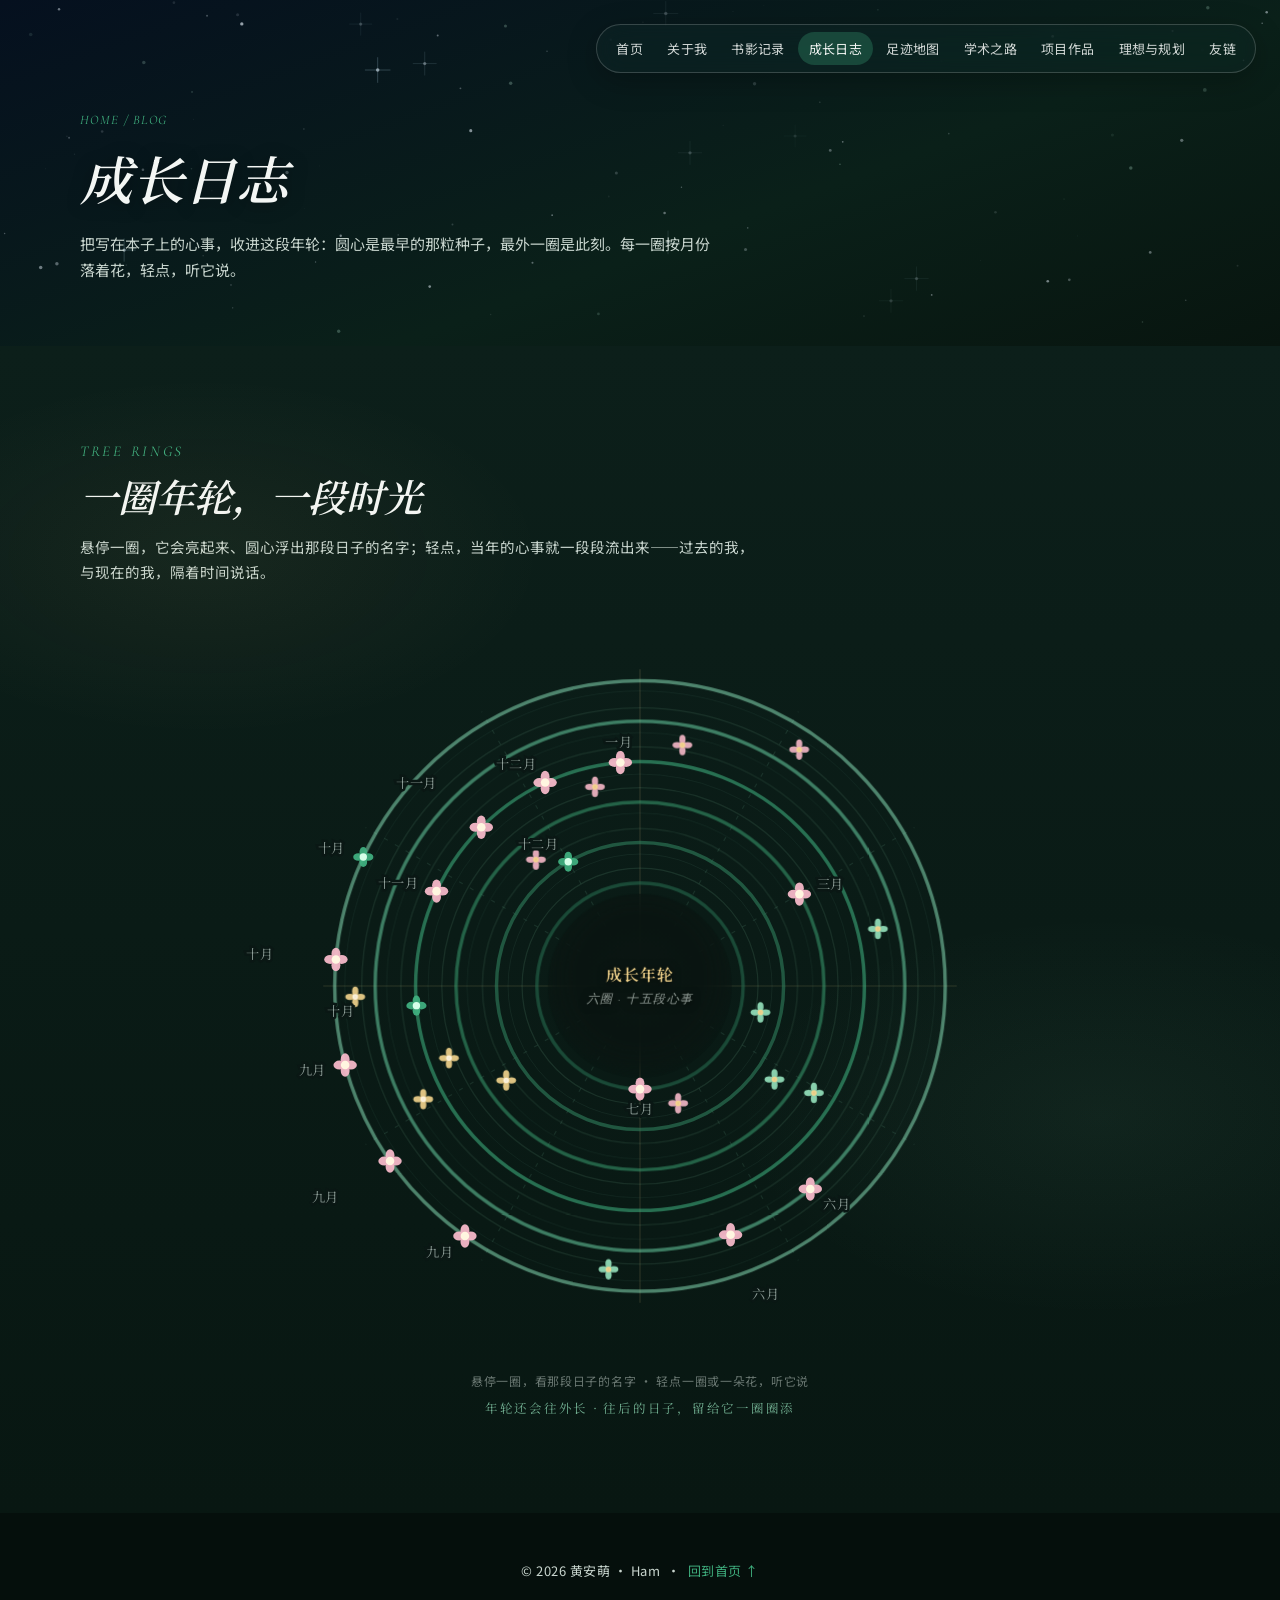
<file: blog/index.html>
<!DOCTYPE html>
<html lang="zh-CN">
<head>
<meta charset="UTF-8" />
<meta name="viewport" content="width=device-width, initial-scale=1.0" />
<title>成长日志 · 黄安萌 Ham</title>
<link rel="preconnect" href="https://fonts.googleapis.com" />
<link href="https://fonts.googleapis.com/css2?family=Cormorant+Garamond:ital,wght@0,500;1,500;1,600&family=Noto+Serif+SC:ital,wght@0,500;1,500;1,600&family=Noto+Sans+SC:wght@300;400;500&display=swap" rel="stylesheet" />
<link rel="stylesheet" href="/assets/site.css" />
<link rel="icon" href="data:image/svg+xml,%3Csvg xmlns='http://www.w3.org/2000/svg' viewBox='0 0 32 32'%3E%3Ccircle cx='16' cy='16' r='13' fill='%2308212b'/%3E%3Ccircle cx='13' cy='13' r='9' fill='%233fae7e'/%3E%3Ccircle cx='10' cy='10' r='3' fill='%239ff0c8' opacity='.9'/%3E%3Ccircle cx='16' cy='16' r='13' fill='none' stroke='%23f6b8c8' stroke-width='1.4' opacity='.7'/%3E%3C/svg%3E" />
</head>
<body>
<header class="subhero">
  <canvas class="subhero__space"></canvas>
  <nav class="nav" aria-label="主导航">
    <a href="/">首页</a>
    <a href="/about/">关于我</a>
    <a href="/bookfilm/">书影记录</a>
    <a href="/blog/" class="cur">成长日志</a>
    <a href="/travel/">足迹地图</a>
    <a href="/academic/">学术之路</a>
    <a href="/portfolio/">项目作品</a>
    <a href="/vision/">理想与规划</a>
    <a href="/links/">友链</a>
  </nav>
  <div class="wrap">
    <div class="crumb">Home / Blog</div>
    <h1 class="serif">成长日志</h1>
    <p>把写在本子上的心事，收进这段年轮：圆心是最早的那粒种子，最外一圈是此刻。每一圈按月份落着花，轻点，听它说。</p>
  </div>
</header>

<section class="block block--ring">
  <div class="wrap">
    <div class="sec-head">
      <div class="eyebrow">Tree Rings</div>
      <h2 class="serif">一圈年轮，一段时光</h2>
      <p>悬停一圈，它会亮起来、圆心浮出那段日子的名字；轻点，当年的心事就一段段流出来——过去的我，与现在的我，隔着时间说话。</p>
    </div>

    <div class="ring" id="ring">
      <span class="ring__leaves" id="ringLeaves" aria-hidden="true"></span>
      <span class="ring__sky" id="ringSky" data-season="autumn" aria-hidden="true"></span>
      <span class="ring__dots" id="ringDots" aria-hidden="true"></span>

      <svg class="ring__svg" id="ringSvg" viewBox="-200 -200 400 400" aria-hidden="true">
        <defs>
          <radialGradient id="ringSeed" cx="50%" cy="50%" r="50%">
            <stop offset="0" stop-color="#fff8e6" />
            <stop offset="0.46" stop-color="#f4d58d" />
            <stop offset="1" stop-color="#f4d58d" stop-opacity="0" />
          </radialGradient>
        </defs>
        <g class="ring__ripples" id="ringRipples"></g>
        <g class="ring__spokes" id="ringSpokes"></g>
        <g class="ring__rings" id="ringRings"></g>
        <g class="ring__nodes" id="ringNodes"></g>
      </svg>

      <div class="ring__core" id="ringCore">
        <span class="ring__core-era" id="coreEra">成长年轮</span>
        <span class="ring__core-sub" id="coreSub">七圈 · 十五段心事</span>
      </div>

      <!-- ——————————————————————————————————————————
           心事：年轮的数据源。无 JS 时这些就是可读的卡片。
           data-ring 圈号（由内而外）/ data-era 圈名 / data-when 当时
           / data-month 月份（决定落在哪一格）/ data-season 季节
           / data-kind bloom 已开的花 · sprout 还是花苞
           —————————————————————————————————————————— -->

      <!-- 0 · 高一暑假 -->
      <article class="log" data-ring="0" data-era="高一暑假" data-when="高一暑假 · 中国农大"
               data-month="7" data-season="summer" data-kind="bloom">
        <span class="log__era">高一暑假 · 中国农大</span>
        <h3 class="log__title serif">知识，第一次落回了土地</h3>
        <div class="log__body"><p>科学营里，院士讲智慧农业——传感器、数据，怎么长进土里。</p><p>课本之外的前沿，第一次把「科技」两个字变成了看得见的东西。</p><p>我坐在台下想：原来未来，是个可以伸手够到的词。</p></div>
        <p class="log__quote">那是我第一次觉得，未来是个可以伸手够到的词。</p>
      </article>

      <!-- 1 · 高二上 · 冬 -->
      <article class="log" data-ring="1" data-era="高二上 · 冬" data-when="高二上 · 冬"
               data-month="12" data-season="winter" data-kind="sprout">
        <span class="log__era">高二上 · 冬</span>
        <h3 class="log__title serif">低谷里，只有自己能拉自己一把</h3>
        <div class="log__body"><p>从竞赛回到高考那个冬天，我把自己丢进了一条很长的跑道。</p><p>差距没有变小，反而越跑越远。可奇怪的是，越跑，我越清楚一件事——能把我从低谷里拉起来的，从来只有我自己。</p><p>不绕路，也不替自己找借口。那一刻的安静，后来成了我最稳的底气。</p></div>
        <p class="log__quote">能把我从低谷里拉出来的，只有我自己。</p>
      </article>

      <!-- 2 · 高三 · 三月 -->
      <article class="log" data-ring="2" data-era="高三 · 三月" data-when="高三 · 三月"
               data-month="3" data-season="spring" data-kind="bloom">
        <span class="log__era">高三 · 三月</span>
        <h3 class="log__title serif">人类，我就是在不断折腾</h3>
        <div class="log__body"><p>数学是给我出的吗？英语你平时买菜用得上？物理的导体棒缺了一角，能量也缺一块。</p><p>六科轮番上阵，把我折腾得又笑又恼。</p><p>可天气一冷，心情反而好起来——人真是奇怪又可爱的东西。</p></div>
        <p class="log__quote">人类，我就是在不断折腾。</p>
      </article>

      <!-- 3 · 高三 · 停课 / 十二月 / 一诊（合并为一环） -->
      <article class="log" data-ring="3" data-era="高三 · 停课" data-when="高三 · 停课前"
               data-month="10" data-season="autumn" data-kind="sprout">
        <span class="log__era">高三 · 停课前</span>
        <h3 class="log__title serif">进一寸有一寸的欢喜</h3>
        <div class="log__body"><p>停课复习像打开魔盒，越复习越觉得自己无知。</p><p>但进一寸有一寸的欢喜。能补上几个漏洞，也很好了。</p><p>退前织网，静待鱼来。</p></div>
        <p class="log__quote">退前织网，静待鱼来。</p>
      </article>

      <article class="log" data-ring="3" data-era="高三 · 停课" data-when="高三 · 停课复习"
               data-month="11" data-season="autumn" data-kind="bloom">
        <span class="log__era">高三 · 停课复习</span>
        <h3 class="log__title serif">把日子过成一款 RPG</h3>
        <div class="log__body"><p>停课复习那段日子，我把生活写成了 RPG：起床扣心情，吃饭加体力，做题涨技能。</p><p>页脚那行红笔写着：高高兴兴去上班，高高兴兴把家还。</p><p>把苦日子游戏化，是我给高三写的一行作弊码。</p></div>
        <p class="log__quote">把日子过成一款 RPG，是我给高三写的作弊码。</p>
      </article>

      <article class="log" data-ring="3" data-era="高三 · 停课" data-when="高三 · 停课复习"
               data-month="11" data-season="autumn" data-kind="bloom">
        <span class="log__era">高三 · 停课复习</span>
        <h3 class="log__title serif">你就是自己故事里的女主角</h3>
        <div class="log__body"><p>黑板上写着「不可熬夜」，底下是一串推论：这科可以写不完，那科也可以。</p><p>可我又想，剧情还在发展，就演好眼前的场景；剧本由我写，精彩用笔尖演绎。</p><p>所以啊，你就是自己故事里的最佳女主角。</p></div>
        <p class="log__quote">所以，你就是最佳女主角。</p>
      </article>

      <!-- 3 · 高三 · 十二月（并入停课环） -->
      <article class="log" data-ring="3" data-era="高三 · 十二月" data-when="高三 · 十二月总结"
               data-month="12" data-season="winter" data-kind="bloom">
        <span class="log__era">高三 · 十二月总结</span>
        <h3 class="log__title serif">静置，结晶，重结晶</h3>
        <div class="log__body"><p>数学一靠做，二靠悟，三靠坚持。</p><p>做题是把话说出来，悟是把话说清，坚持是——话还没说完，也不肯放下笔。</p><p>像提纯一份不干净的东西：做多了，杂质沉降；悟透了，晶体成形。</p></div>
        <p class="log__quote">静置 · 结晶 · 重结晶。</p>
      </article>

      <!-- 3 · 高三 · 一诊（并入停课环） -->
      <article class="log" data-ring="3" data-era="高三 · 十二月 · 一诊" data-when="高三 · 一诊停课"
               data-month="1" data-season="winter" data-kind="bloom">
        <span class="log__era">高三 · 一诊停课</span>
        <h3 class="log__title serif">终会找到自己的节奏</h3>
        <div class="log__body"><p>一周在忙碌里过完，有教训，也有成长。</p><p>抢号像抢联动周边，奇怪味道的饼干一天试好几种——忙，却看着笔下的成果很自豪。</p><p>第一次那样深地体会到：人终会找到自己的节奏。</p></div>
        <p class="log__quote">第一次深入体会，终会形成自己的节奏。</p>
      </article>

      <!-- 5 · 高三 · 六月 -->
      <article class="log" data-ring="5" data-era="高三 · 六月" data-when="高三 · 六月"
               data-month="6" data-season="summer" data-kind="bloom">
        <span class="log__era">高三 · 六月</span>
        <h3 class="log__title serif">把永远爱你写进诗的结尾</h3>
        <div class="log__body"><p>晚自习偷偷插花，把两朵快凋谢的花夹进书里，不知旁人有没有闻到那点香。</p><p>后来才恍然：已经三年了，大家都长成了大人。</p><p>高三磨出了大爱，也磨出了把温柔写进字里行间的本事。</p></div>
        <p class="log__quote">把永远爱你，写进诗的结尾。</p>
      </article>

      <article class="log" data-ring="5" data-era="高三 · 六月" data-when="高三 · 六月"
               data-month="6" data-season="summer" data-kind="bloom">
        <span class="log__era">高三 · 六月</span>
        <h3 class="log__title serif">像荒原上的树，唯我独立</h3>
        <div class="log__body"><p>数学考场上在草稿纸画小人，感性外露，认了。</p><p>行不行反正都得走一趟；与其不情不愿，不如开开心心。</p><p>自己满意，自己静穆，自己像荒原上的树——它走到憧憬之处，万物无存，唯我独立。</p></div>
        <p class="log__quote">正视孤独，勇敢地奔赴考场。</p>
      </article>

      <!-- 6 · 大一 · 九月 -->
      <article class="log" data-ring="6" data-era="大一 · 九月" data-when="大一 · 九月"
               data-month="9" data-season="autumn" data-kind="bloom">
        <span class="log__era">大一 · 九月</span>
        <h3 class="log__title serif">第一篇洛谷题解</h3>
        <div class="log__body"><p>大学开学没多久，我写下人生第一篇洛谷题解。</p><p>把一道题的思路，从头到尾拆开、写清、讲给也许素不相识的人看——原来我也能把想法完整地交出去。</p><p>年轮又往外长了一圈：从被题难住，到能回头为后来的人点一盏灯。</p></div>
        <p class="log__quote">从被题难住，到为后来的人点一盏灯。</p>
      </article>

      <article class="log" data-ring="6" data-era="大一 · 九月" data-when="大一 · 九月"
               data-month="9" data-season="autumn" data-kind="bloom">
        <span class="log__era">大一 · 九月</span>
        <h3 class="log__title serif">不必向谁证明</h3>
        <div class="log__body"><p>价值不挂在任何人的记分牌上。赢过谁，证明不了我值得被看见；追回什么，也不代表我懂了道理。</p><p>放下也一样——它不需要靠忘记来证明。放下是平静，不是失忆，也不是怨恨。</p><p>证明欲是条最累的跑道：裁判永远是别人，终点却在自己心里。跑赢了全场，那个洞还在原地。把尺子收回来，往自己心里点一盏灯——照的是路，不是掌声。</p></div>
        <p class="log__quote">不必赢过谁，我才算存在。</p>
      </article>

      <article class="log" data-ring="6" data-era="大一 · 九月" data-when="大一 · 九月"
               data-month="10" data-season="autumn" data-kind="bloom">
        <span class="log__era">大一 · 九月</span>
        <h3 class="log__title serif">不把人生交给假设</h3>
        <div class="log__body"><p>每一个决定，都是那个时间、那个年龄、握着那些信息的我，认真权衡之后，愿意承担的选择。</p><p>「如果当初」是世上最温柔的陷阱——它拿一个完美的假设，去审判一个真实的人生。可假设不会替我走路，也不会替我疼。</p><p>所以不后悔。不是嘴硬，是认下了：我的人生由我签字，不交给任何假设。</p></div>
        <p class="log__quote">时间倒流，我还是会那么选。</p>
      </article>

      <article class="log" data-ring="6" data-era="大一 · 九月" data-when="大一 · 九月"
               data-month="9" data-season="autumn" data-kind="bloom">
        <span class="log__era">大一 · 九月</span>
        <h3 class="log__title serif">理解，而不供奉</h3>
        <div class="log__body"><p>回头看那个摔过跤、犯过傻、一个人熬过夜的自己，我想先理解她——理解她当时为什么那么选、那么怕、那么倔。</p><p>但理解不是供奉：她不是什么都对的。有些坎是她自己搭的，有些路是她绕了远路。把这些指出来，不是背叛她，是真正地放过她。</p></div>
        <p class="log__quote">我理解她，但她不是一切都对。</p>
      </article>

      <article class="log" data-ring="6" data-era="大一 · 九月" data-when="大一 · 九月"
               data-month="10" data-season="autumn" data-kind="sprout">
        <span class="log__era">大一 · 九月</span>
        <h3 class="log__title serif">路径依赖</h3>
        <div class="log__body"><p>开学不久学到一个词：路径依赖——一旦走上某条路，惯性会推着你继续走，哪怕它早已不是最好的那条。像河流冲出河道，像键盘固执地排成 QWERTY。</p><p>可怕的不是「依赖」，是「不知不觉」：每天都很努力，却很少抬头看路标——这条路是我想走的，还是我只是习惯走的？</p></div>
        <p class="log__quote">高考前，是不是也在用战术上的勤奋，掩盖战略上的懒惰？</p>
      </article>

    </div><!-- /ring -->

    <p class="ring__hint">悬停一圈，看那段日子的名字 · 轻点一圈或一朵花，听它说
      <span class="ring__more">年轮还会往外长 · 往后的日子，留给它一圈圈添</span></p>
  </div>

  <div class="petal" id="petal" aria-hidden="true">
    <div class="petal__backdrop" id="petalBackdrop"></div>
    <div class="petal__card" role="dialog" aria-modal="true" aria-labelledby="petalTitle">
      <button class="petal__close" id="petalClose" type="button" aria-label="关闭">×</button>
      <div class="petal__era" id="petalEra"></div>
      <h3 class="petal__title serif" id="petalTitle"></h3>
      <div class="chat" id="chat"></div>
      <div class="chat__note" id="chatNote">Esc 或轻点别处合上</div>
    </div>
  </div>
</section>

<footer>© 2026 黄安萌 · Ham &nbsp;·&nbsp; <a href="/">回到首页 ↑</a></footer>
<script src="/assets/space.js"></script>
<script src="/assets/blog.js"></script>
</body>
</html>
</file>
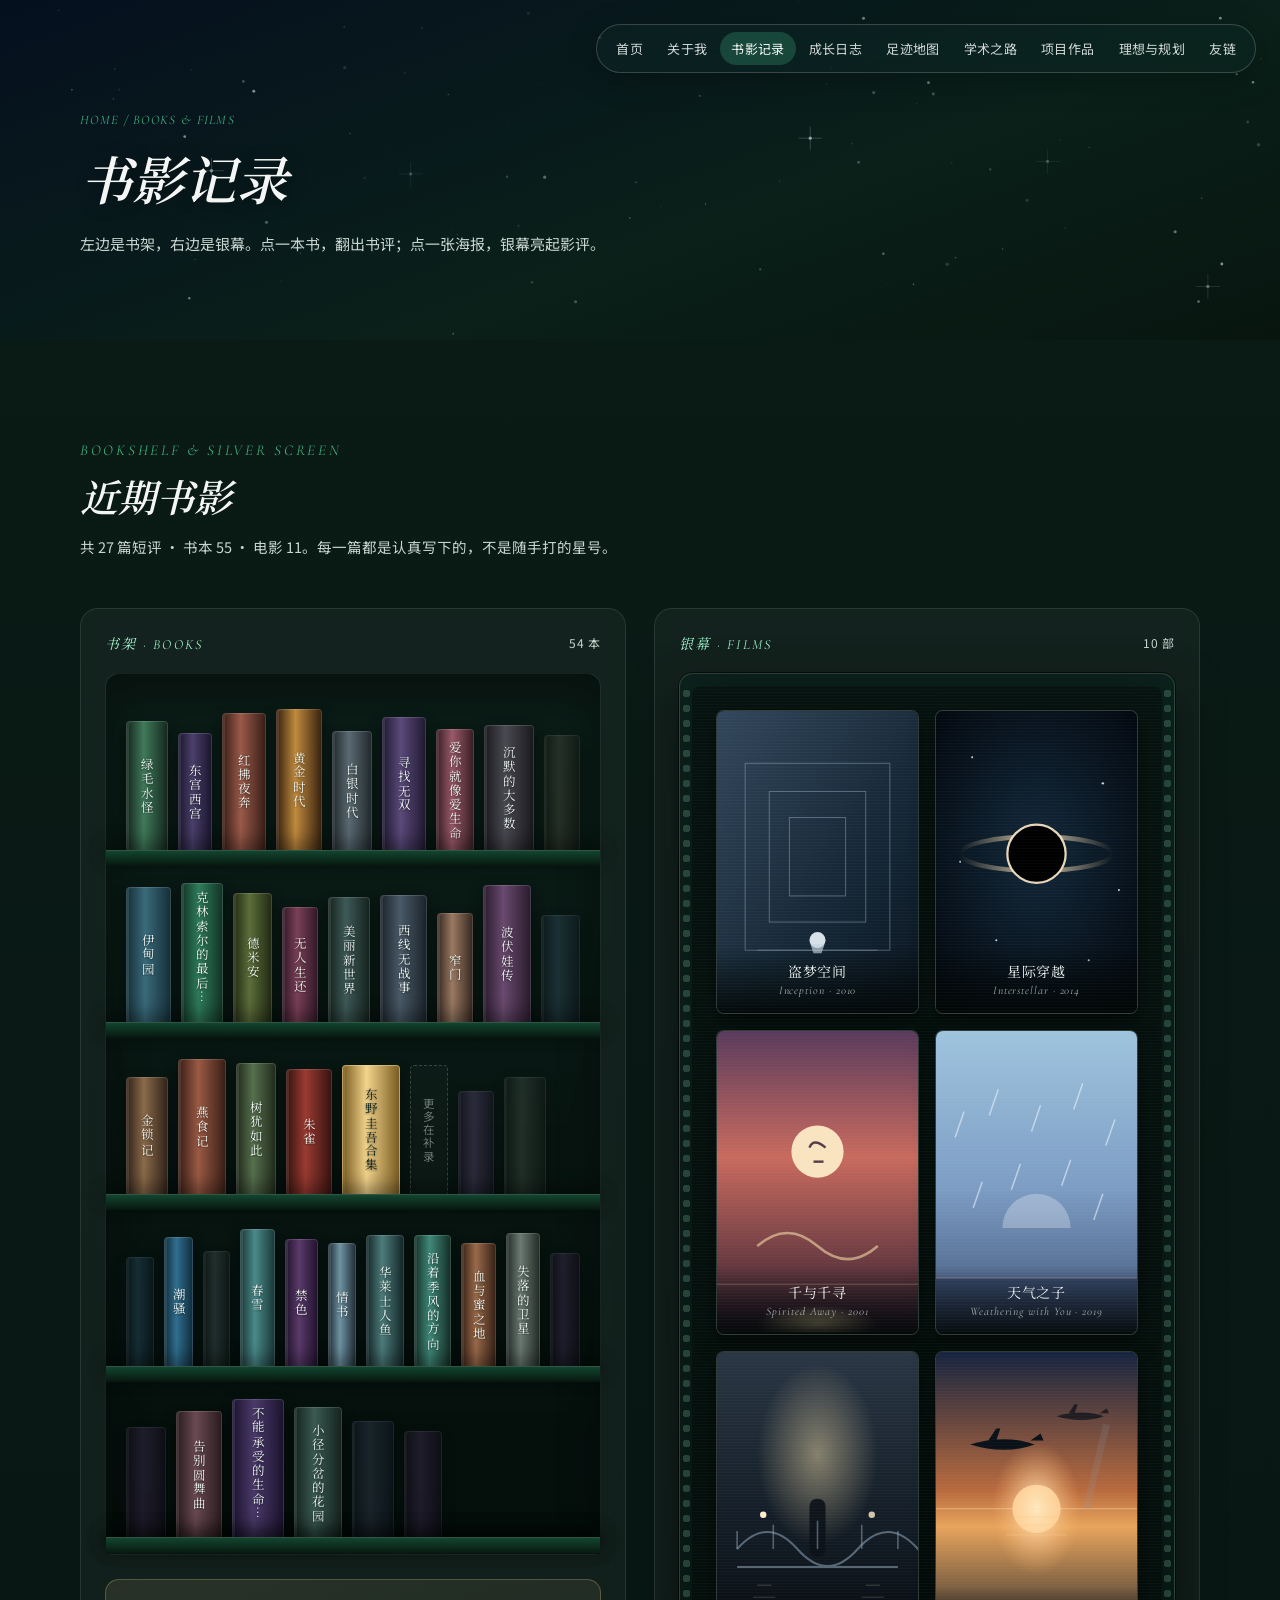
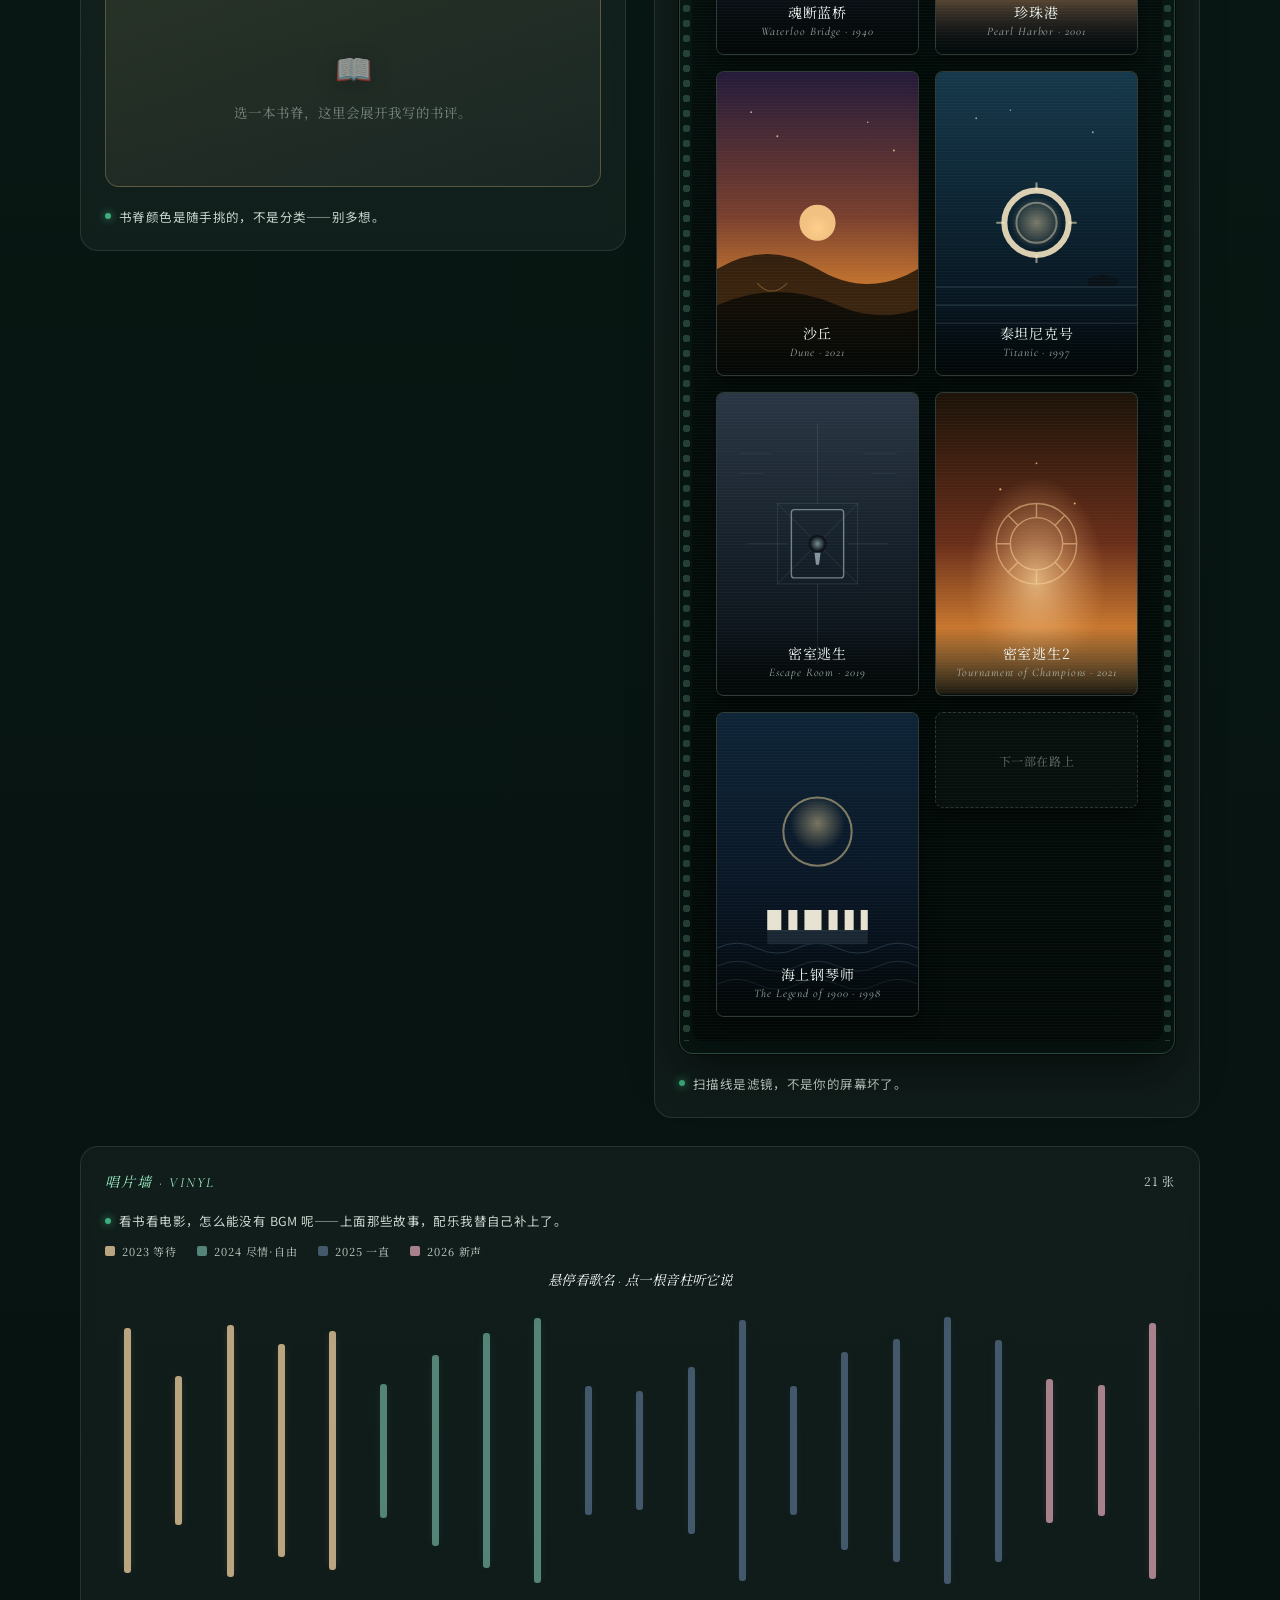
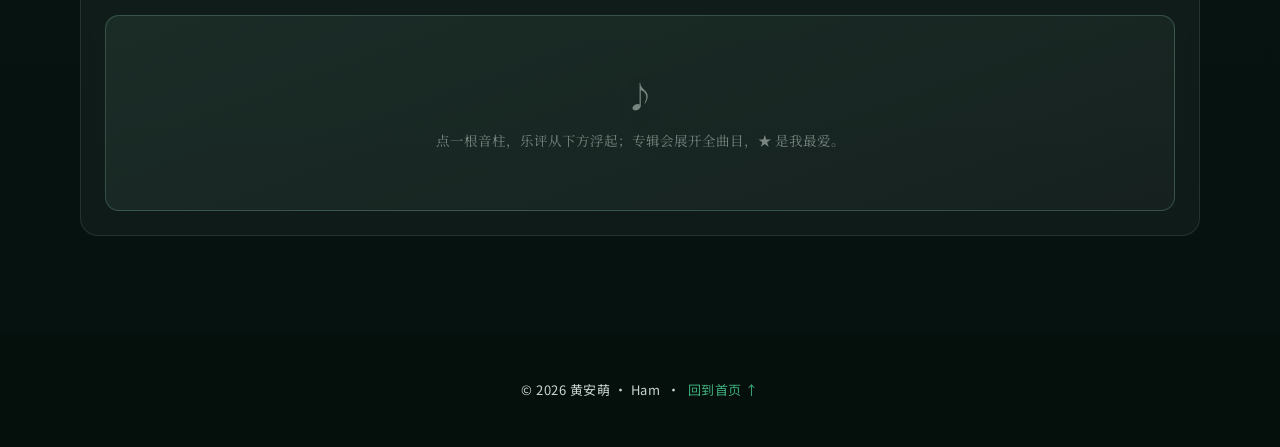
<file: bookfilm/index.html>
<!DOCTYPE html>
<html lang="zh-CN">
<head>
<meta charset="UTF-8" />
<meta name="viewport" content="width=device-width, initial-scale=1.0" />
<title>书影记录 · 黄安萌 Ham</title>
<meta name="description" content="书架与银幕 —— 黄安萌（Ham）的电影与书本短评" />
<link rel="preconnect" href="https://fonts.googleapis.com" />
<link rel="preconnect" href="https://fonts.gstatic.com" crossorigin />
<link href="https://fonts.googleapis.com/css2?family=Cormorant+Garamond:ital,wght@0,500;1,500;1,600&family=Noto+Serif+SC:ital,wght@0,500;1,500;1,600&family=Noto+Sans+SC:wght@300;400;500&display=swap" rel="stylesheet" />
<link rel="stylesheet" href="/assets/site.css" />
<style>
  /* 本页专属微调 */
  .spine--deco{cursor:default;opacity:.5}
  .spine--deco:hover{transform:none;box-shadow:0 6px 14px rgba(0,0,0,.45)}
  .bf-tip{display:flex;align-items:center;gap:calc(var(--u)*1);margin-top:calc(var(--u)*2.5);
    font-size:12.5px;color:var(--ink-dim);letter-spacing:.03em}
  .bf-tip::before{content:"";width:6px;height:6px;border-radius:50%;background:var(--green-bright);
    box-shadow:0 0 8px var(--green-bright);flex:0 0 auto}
  /* 唱片墙上方那句：与书架/银幕的 tip 同一副长相，只是位置在标题之前 */
  .bf-tip--rec{margin-top:0;margin-bottom:calc(var(--u)*1.5);
    font-family:"Noto Sans SC",sans-serif;line-height:1.6}

  /* ===== 东野圭吾合集：主书架金脊 → read 区两级选择器（系列索引 → 书目）===== */
  .spine--coll{border-color:rgba(244,213,141,.55)}
  .spine--coll .spine__title{color:#16281e}
  .hg__hd{margin-bottom:calc(var(--u)*2)}
  .hg__eyebrow{font-family:"Cormorant Garamond","Noto Serif SC",serif;font-style:italic;
    letter-spacing:.16em;font-size:13px;color:var(--mint);text-transform:uppercase}
  .hg__hd h3{margin-top:calc(var(--u)*.5)}
  .hg__entry{display:flex;align-items:center;gap:calc(var(--u)*1.5);width:100%;
    padding:calc(var(--u)*1.75) calc(var(--u)*2);margin-bottom:calc(var(--u)*1.25);
    background:rgba(255,255,255,.04);border:1px solid rgba(255,255,255,.12);border-radius:12px;
    color:var(--ink);cursor:pointer;text-align:left;
    transition:transform var(--dur) var(--ease),border-color var(--dur) var(--ease),background var(--dur) var(--ease)}
  .hg__entry:hover{transform:translateX(4px);border-color:rgba(159,240,200,.45);background:rgba(63,174,126,.10)}
  .hg__entry--all{border-color:rgba(244,213,141,.4);background:rgba(244,213,141,.07)}
  .hg__entry-t{font-family:"Noto Serif SC",serif;font-weight:600;font-size:15.5px;flex:1 1 auto}
  .hg__entry-m{font-size:12.5px;color:var(--ink-dim);letter-spacing:.04em;flex:0 0 auto}
  .hg__arrow{color:var(--mint);flex:0 0 auto}
  .hg__entry-n{font-family:"Cormorant Garamond",serif;font-style:italic;font-size:13px;
    color:var(--gold);letter-spacing:.1em;flex:0 0 auto;opacity:.85}
  .hg__note{font-size:13px;line-height:1.95;color:#c3d2ca;margin:calc(var(--u)*1.25) 0 calc(var(--u)*2)}
  .hg__recs{border-top:1px solid rgba(255,255,255,.1)}
  .hg__rec{display:flex;align-items:center;gap:calc(var(--u)*1.25);width:100%;
    padding:calc(var(--u)*1.5) calc(var(--u)*.5);background:none;border:0;
    border-bottom:1px solid rgba(255,255,255,.08);color:var(--ink);cursor:pointer;text-align:left;
    transition:transform var(--dur) var(--ease),background var(--dur) var(--ease)}
  .hg__rec:hover{transform:translateX(4px);background:rgba(244,213,141,.07)}
  .hg__rec-star{color:var(--gold);font-size:13px;flex:0 0 auto}
  .hg__rec-t{font-family:"Noto Serif SC",serif;font-weight:600;font-size:15.5px;flex:1 1 auto}
  .hg__rec-go{font-size:12px;color:var(--mint);letter-spacing:.08em;flex:0 0 auto}
  .hg__rest{margin-top:calc(var(--u)*2);font-size:13px;line-height:2.05;color:var(--ink-dim)}
  .hg__rest-t{color:#cbb98d;margin-right:calc(var(--u)*.5)}
  .hg__back{margin-top:calc(var(--u)*2);padding:calc(var(--u)*.75) calc(var(--u)*1.5);
    background:none;border:1px dashed rgba(255,255,255,.2);border-radius:999px;
    color:var(--ink-dim);font-size:12.5px;cursor:pointer;letter-spacing:.05em;
    transition:color var(--dur) var(--ease),border-color var(--dur) var(--ease)}
  .hg__back:hover{color:var(--ink);border-color:rgba(159,240,200,.45)}

  /* ===== 唱片墙：书架下的小架（音）===== */
  .rec-wall{margin-top:calc(var(--u)*3.5);
    font-family:"Noto Serif SC","Cormorant Garamond",serif}
  .rec-legend{display:flex;flex-wrap:wrap;gap:calc(var(--u)*2.5);margin:0 0 calc(var(--u)*1.25);
    font-size:11px;letter-spacing:.08em;color:var(--ink-dim)}
  .rec-legend span{display:inline-flex;align-items:center;gap:7px}
  .rec-legend i{width:10px;height:10px;border-radius:2px;display:inline-block}

  .rec-now{height:22px;text-align:center;font-size:13.5px;color:var(--ink);letter-spacing:.03em;
    margin:0 0 calc(var(--u)*1.25);font-style:italic;font-family:"Cormorant Garamond","Noto Serif SC",serif}

  .rec-bars{height:clamp(200px,32vw,300px);display:flex;align-items:center;gap:clamp(3px,.9vw,6px);
    padding:calc(var(--u)*1) 0}
  .rec-bar{flex:1;min-width:0;height:100%;display:flex;align-items:center;justify-content:center;
    cursor:pointer;background:none;border:0;padding:0;color:inherit;
    transition:transform var(--dur) var(--ease)}
  .rec-bar:focus-visible{outline:2px solid rgba(159,240,200,.55);outline-offset:3px;border-radius:4px}
  .rec-stem{width:clamp(4px,1vw,7px);border-radius:3px;background:var(--c);
    transform-origin:center bottom;
    transition:filter var(--dur) var(--ease),transform var(--dur) var(--ease),opacity var(--dur) var(--ease);
    animation:breathe 4.5s ease-in-out infinite;box-shadow:0 0 10px -3px var(--c)}
  @keyframes breathe{0%,100%{transform:scaleY(1)}50%{transform:scaleY(1.06)}}
  .rec-bar:hover .rec-stem,.rec-bar:focus-visible .rec-stem,.rec-bar.is-on .rec-stem{filter:brightness(1.5);transform:scaleY(1.09)}
  .rec-bar.is-on .rec-stem{box-shadow:0 0 0 1px rgba(243,246,244,.5),0 0 14px -2px var(--c)}
  .rec-bar.dim .rec-stem{opacity:.3}

  .read--rec{position:relative;margin-top:calc(var(--u)*1.75);
    padding:calc(var(--u)*2.5) calc(var(--u)*2.5) calc(var(--u)*2.5);
    background:linear-gradient(160deg,rgba(159,240,200,.08),rgba(255,255,255,.03));
    border-color:rgba(159,240,200,.22);font-family:"Noto Serif SC",serif}
  .read--rec .read__top{display:flex;align-items:center;justify-content:space-between;
    gap:calc(var(--u)*1.5);margin-bottom:calc(var(--u)*1.25)}
  .read--rec .read__close{flex:0 0 auto;width:26px;height:26px;border-radius:50%;
    border:1px solid rgba(159,240,200,.3);background:rgba(255,255,255,.04);color:var(--ink-dim);
    font-size:15px;line-height:1;cursor:pointer;
    display:flex;align-items:center;justify-content:center;
    transition:color var(--dur) var(--ease),border-color var(--dur) var(--ease),transform var(--dur) var(--ease)}
  .read--rec .read__close:hover{color:var(--ink);border-color:rgba(159,240,200,.6);transform:rotate(90deg)}
  .read--rec .read__head{display:flex;flex-direction:column;gap:2px;margin-bottom:calc(var(--u)*1.25)}
  .read--rec .read__head h3{margin-top:calc(var(--u)*.5)}
  .read--rec .en{font-size:13px;color:var(--ink-dim);font-style:italic;font-family:"Cormorant Garamond",serif}
  .read--rec .read__text{line-height:1.85;font-size:13.5px}
  .read__kind--rec{background:rgba(244,213,141,.16);border-color:rgba(244,213,141,.4);color:#ecd9a8}
  .rec-tracks{margin-top:calc(var(--u)*2);padding-top:calc(var(--u)*2);border-top:1px solid rgba(255,255,255,.12)}
  .rec-tracks__hd{font-size:12px;color:var(--ink-dim);letter-spacing:.04em;margin-bottom:calc(var(--u)*1.5)}
  .rec-star{color:var(--gold)}
  .rec-tracks ol{list-style:none;display:grid;grid-template-columns:1fr 1fr;gap:0 calc(var(--u)*2.5)}
  .rec-track{display:flex;align-items:center;gap:8px;font-size:13px;color:rgba(201,214,207,.8);
    padding:4px 0;line-height:1.4}
  .rec-track.is-fav{color:var(--ink)}
  .rec-track__star{color:rgba(255,255,255,.28);flex:0 0 auto;font-size:13px}
  .rec-track.is-fav .rec-track__star{color:var(--gold)}
  @media(max-width:560px){.rec-tracks ol{grid-template-columns:1fr}}
  @media(prefers-reduced-motion:reduce){.rec-stem{animation:none}}
</style>
<link rel="icon" href="data:image/svg+xml,%3Csvg xmlns='http://www.w3.org/2000/svg' viewBox='0 0 32 32'%3E%3Ccircle cx='16' cy='16' r='13' fill='%2308212b'/%3E%3Ccircle cx='13' cy='13' r='9' fill='%233fae7e'/%3E%3Ccircle cx='10' cy='10' r='3' fill='%239ff0c8' opacity='.9'/%3E%3Ccircle cx='16' cy='16' r='13' fill='none' stroke='%23f6b8c8' stroke-width='1.4' opacity='.7'/%3E%3C/svg%3E" />
</head>
<body>

<header class="subhero" id="bookfilm">
  <canvas class="subhero__space"></canvas>
  <nav class="nav" aria-label="主导航">
    <a href="/">首页</a>
    <a href="/about/">关于我</a>
    <a href="/bookfilm/" class="cur">书影记录</a>
    <a href="/blog/">成长日志</a>
    <a href="/travel/">足迹地图</a>
    <a href="/academic/">学术之路</a>
    <a href="/portfolio/">项目作品</a>
    <a href="/vision/">理想与规划</a>
    <a href="/links/">友链</a>
  </nav>
  <div class="wrap">
    <div class="crumb">Home / Books &amp; Films</div>
    <h1 class="serif">书影记录</h1>
    <p>左边是书架，右边是银幕。点一本书，翻出书评；点一张海报，银幕亮起影评。</p>
  </div>
</header>

<section class="block" style="background:linear-gradient(180deg,#0a1a15,#061210)">
  <div class="wrap">
    <div class="sec-head">
      <span class="eyebrow">Bookshelf &amp; Silver Screen</span>
      <h2 class="serif">近期书影</h2>
      <p>共 27 篇短评 · 书本 55 · 电影 11。每一篇都是认真写下的，不是随手打的星号。</p>
    </div>

    <div class="bf-stage">

      <!-- ===== 左：书架 ===== -->
      <section class="bf-panel" aria-label="书架">
        <div class="bf-panel__bar">
          <span class="bf-panel__tag">书架 · Books</span>
          <span class="bf-count">54 本</span>
        </div>

        <div class="shelf">
          <!-- 第一层 · 王小波 -->
          <div class="shelf__row">
            <button class="spine" data-id="greenmonster" style="--w:44px;--c1:#3f7a5a;--c2:#16291f;--h:130px" aria-label="绿毛水怪 书评">
              <span class="spine__title">绿毛水怪</span>
            </button>
            <button class="spine" data-id="donggong" style="--w:36px;--c1:#4a3f6a;--c2:#1c1730;--h:118px" aria-label="东宫西宫 书评">
              <span class="spine__title">东宫西宫</span>
            </button>
            <button class="spine" data-id="hongfu" style="--w:46px;--c1:#9a5a4a;--c2:#3a1f17;--h:138px" aria-label="红拂夜奔 书评">
              <span class="spine__title">红拂夜奔</span>
            </button>
            <button class="spine" data-id="goldenage" style="--w:48px;--c1:#c08a3e;--c2:#3a2410;--h:142px" aria-label="黄金时代 书评">
              <span class="spine__title">黄金时代</span>
            </button>
            <button class="spine" data-id="silverage" style="--w:42px;--c1:#5a6a72;--c2:#222a2e;--h:120px" aria-label="白银时代 书评">
              <span class="spine__title">白银时代</span>
            </button>
            <button class="spine" data-id="wuxiang" style="--w:46px;--c1:#5a4a7a;--c2:#221a33;--h:134px" aria-label="寻找无双 书评">
              <span class="spine__title">寻找无双</span>
            </button>
            <button class="spine" data-id="lovelife" style="--w:40px;--c1:#9a5a6a;--c2:#3a1f26;--h:122px" aria-label="爱你就像爱生命 书评">
              <span class="spine__title">爱你就像爱生命</span>
            </button>
            <button class="spine" data-id="silent" style="--w:52px;--c1:#4a4a52;--c2:#1a1a1e;--h:126px" aria-label="沉默的大多数 书评">
              <span class="spine__title">沉默的大多数</span>
            </button>
            <span class="spine spine--deco" style="--w:38px;--c1:#40463a;--c2:#1a1d16;--h:116px" aria-hidden="true"></span>
          </div>

          <!-- 第二层 · 外国文学 -->
          <div class="shelf__row">
            <button class="spine" data-id="eden" style="--w:46px;--c1:#3a6a7a;--c2:#16303a;--h:136px" aria-label="伊甸园 书评">
              <span class="spine__title">伊甸园</span>
            </button>
            <button class="spine" data-id="klingsor" style="--w:44px;--c1:#2f7d5b;--c2:#123527;--h:140px" aria-label="克林索尔的最后夏天 书评">
              <span class="spine__title">克林索尔的最后夏天</span>
            </button>
            <button class="spine" data-id="demian" style="--w:40px;--c1:#5c6f3a;--c2:#232b14;--h:130px" aria-label="德米安 书评">
              <span class="spine__title">德米安</span>
            </button>
            <button class="spine" data-id="nonethen" style="--w:37px;--c1:#7a4055;--c2:#33192a;--h:116px" aria-label="无人生还 书评">
              <span class="spine__title">无人生还</span>
            </button>
            <button class="spine" data-id="meilixin" style="--w:44px;--c1:#3e5a58;--c2:#16241f;--h:126px" aria-label="美丽新世界 书评">
              <span class="spine__title">美丽新世界</span>
            </button>
            <button class="spine" data-id="westfront" style="--w:48px;--c1:#4a5a68;--c2:#1b242b;--h:128px" aria-label="西线无战事 书评">
              <span class="spine__title">西线无战事</span>
            </button>
            <button class="spine" data-id="straitgate" style="--w:37px;--c1:#9a7a63;--c2:#3a2b22;--h:110px" aria-label="窄门 书评">
              <span class="spine__title">窄门</span>
            </button>
            <button class="spine" data-id="beauvoir" style="--w:50px;--c1:#6a4a6f;--c2:#2b1c2e;--h:138px" aria-label="波伏娃传 书评">
              <span class="spine__title">波伏娃传</span>
            </button>
            <span class="spine spine--deco" style="--w:40px;--c1:#2f4a58;--c2:#121e26;--h:108px" aria-hidden="true"></span>
          </div>

          <!-- 第三层 · 华语 -->
          <div class="shelf__row">
            <button class="spine" data-id="goldcangue" style="--w:42px;--c1:#8a6a4a;--c2:#33241a;--h:118px" aria-label="金锁记 书评">
              <span class="spine__title">金锁记</span>
            </button>
            <button class="spine" data-id="yanshi" style="--w:48px;--c1:#9a5a44;--c2:#3a1f17;--h:136px" aria-label="燕食记 书评">
              <span class="spine__title">燕食记</span>
            </button>
            <button class="spine" data-id="shuyou" style="--w:40px;--c1:#56704e;--c2:#222c1c;--h:132px" aria-label="树犹如此 书评">
              <span class="spine__title">树犹如此</span>
            </button>
            <button class="spine" data-id="zhuque" style="--w:46px;--c1:#9a3b32;--c2:#3a1410;--h:126px" aria-label="朱雀 书评">
              <span class="spine__title">朱雀</span>
            </button>
            <button class="spine spine--coll" data-id="higashino" style="--w:58px;--c1:#f4d58d;--c2:#7a5c22;--h:130px" aria-label="东野圭吾合集 · 39 部 · 点开按系列翻阅">
              <span class="spine__title">东野圭吾合集</span>
            </button>
            <span class="spine spine--empty" style="--w:38px;width:38px"><span>更多在补录</span></span>
            <span class="spine spine--deco" style="--w:36px;--c1:#4f4066;--c2:#1e1829;--h:104px" aria-hidden="true"></span>
            <span class="spine spine--deco" style="--w:42px;--c1:#3a4a40;--c2:#151d18;--h:118px" aria-hidden="true"></span>
          </div>

          <!-- 第四层 · 日本文学（三岛由纪夫 / 岩井俊二 / 刘子超）-->
          <div class="shelf__row">
            <span class="spine spine--deco" style="--w:40px;--c1:#264a5a;--c2:#0e1f28;--h:110px" aria-hidden="true"></span>
            <button class="spine" data-id="chaoxiao" style="--w:40px;--c1:#2f6f8f;--c2:#123040;--h:130px" aria-label="潮骚 书评">
              <span class="spine__title">潮骚</span>
            </button>
            <span class="spine spine--deco" style="--w:38px;--c1:#3a4a4a;--c2:#16201f;--h:116px" aria-hidden="true"></span>
            <button class="spine" data-id="zhuxue" style="--w:50px;--c1:#4a8a8a;--c2:#1c3a3a;--h:138px" aria-label="春雪 书评">
              <span class="spine__title">春雪</span>
            </button>
            <button class="spine" data-id="jinse" style="--w:46px;--c1:#5a3a6a;--c2:#231430;--h:128px" aria-label="禁色 书评">
              <span class="spine__title">禁色</span>
            </button>
            <button class="spine" data-id="loveletter" style="--w:40px;--c1:#6f93a3;--c2:#22323a;--h:124px" aria-label="情书 书评">
              <span class="spine__title">情书</span>
            </button>
            <button class="spine" data-id="wallace" style="--w:54px;--c1:#4c7c7a;--c2:#15282a;--h:132px" aria-label="华莱士人鱼 书评">
              <span class="spine__title">华莱士人鱼</span>
            </button>
            <button class="spine" data-id="monsoon" style="--w:52px;--c1:#3f8a7a;--c2:#163028;--h:132px" aria-label="沿着季风的方向 书评">
              <span class="spine__title">沿着季风的方向</span>
            </button>
            <button class="spine" data-id="bloodhoney" style="--w:50px;--c1:#9a6a4a;--c2:#3a2418;--h:124px" aria-label="血与蜜之地 书评">
              <span class="spine__title">血与蜜之地</span>
            </button>
            <button class="spine" data-id="lostsat" style="--w:48px;--c1:#6a7a72;--c2:#262e2a;--h:134px" aria-label="失落的卫星 书评">
              <span class="spine__title">失落的卫星</span>
            </button>
            <span class="spine spine--deco" style="--w:42px;--c1:#3a2a4a;--c2:#171020;--h:114px" aria-hidden="true"></span>
          </div>

          <!-- 第五层 · 米兰·昆德拉 -->
          <div class="shelf__row">
            <span class="spine spine--deco" style="--w:40px;--c1:#3a2a4a;--c2:#171020;--h:112px" aria-hidden="true"></span>
            <button class="spine" data-id="farewellwaltz" style="--w:46px;--c1:#6a4a52;--c2:#2b1c20;--h:128px" aria-label="告别圆舞曲 书评">
              <span class="spine__title">告别圆舞曲</span>
            </button>
            <button class="spine" data-id="unbearable" style="--w:52px;--c1:#4a3a6a;--c2:#1c1430;--h:140px" aria-label="不能承受的生命之轻 书评">
              <span class="spine__title">不能承受的生命之轻</span>
            </button>
            <button class="spine" data-id="garden" style="--w:48px;--c1:#3a5a52;--c2:#16241f;--h:132px" aria-label="小径分岔的花园 书评">
              <span class="spine__title">小径分岔的花园</span>
            </button>
            <span class="spine spine--deco" style="--w:42px;--c1:#2f3a4a;--c2:#121a26;--h:118px" aria-hidden="true"></span>
            <span class="spine spine--deco" style="--w:38px;--c1:#3a2a4a;--c2:#171020;--h:108px" aria-hidden="true"></span>
          </div>
        </div>

        <div class="read read--book" id="bookRead">
          <div class="read__hint">
            <span class="em">📖</span>
            <p>选一本书脊，这里会展开我写的书评。</p>
          </div>
        </div>
        <div class="bf-tip">书脊颜色是随手挑的，不是分类——别多想。</div>
      </section>

      <!-- ===== 右：银幕 ===== -->
      <section class="bf-panel" aria-label="银幕">
        <div class="bf-panel__bar">
          <span class="bf-panel__tag">银幕 · Films</span>
          <span class="bf-count">10 部</span>
        </div>

        <div class="screen">
          <div class="screen__inner">
            <div class="wall" id="filmWall">
              <button class="poster" data-id="inception" aria-label="盗梦空间 影评">
                <svg class="poster__art" viewBox="0 0 200 300" preserveAspectRatio="xMidYMid slice" aria-hidden="true">
                  <defs>
                    <linearGradient id="p1" x1="0" y1="0" x2="1" y2="1">
                      <stop offset="0%" stop-color="#33475c"/><stop offset="55%" stop-color="#182a3a"/>
                      <stop offset="100%" stop-color="#0a1420"/>
                    </linearGradient>
                  </defs>
                  <rect width="200" height="300" fill="url(#p1)"/>
                  <g fill="none" stroke="#9db4c9" stroke-width=".9" opacity=".5">
                    <rect x="28" y="52" width="144" height="186"/>
                    <rect x="52" y="80" width="96" height="130"/>
                    <rect x="72" y="106" width="56" height="78"/>
                  </g>
                  <path d="M40,238 H160" stroke="#9db4c9" stroke-width=".9" opacity=".45"/>
                  <circle cx="100" cy="228" r="8" fill="#e8f1f8" opacity=".92"/>
                  <path d="M93,232 h14 l-3,9 h-8 z" fill="#c9d6e2" opacity=".7"/>
                </svg>
                <span class="poster__cap">盗梦空间<small>Inception · 2010</small></span>
              </button>

              <button class="poster" data-id="interstellar" aria-label="星际穿越 影评">
                <svg class="poster__art" viewBox="0 0 200 300" preserveAspectRatio="xMidYMid slice" aria-hidden="true">
                  <defs>
                    <radialGradient id="p2" cx="50%" cy="46%" r="72%">
                      <stop offset="0%" stop-color="#13283a"/><stop offset="100%" stop-color="#02060d"/>
                    </radialGradient>
                    <linearGradient id="p2r" x1="0" y1="0" x2="1" y2="0">
                      <stop offset="0%" stop-color="#ffd9a0" stop-opacity="0"/>
                      <stop offset="50%" stop-color="#ffeccb" stop-opacity=".95"/>
                      <stop offset="100%" stop-color="#ffd9a0" stop-opacity="0"/>
                    </linearGradient>
                  </defs>
                  <rect width="200" height="300" fill="url(#p2)"/>
                  <g fill="#e8f4ff" opacity=".85">
                    <circle cx="36" cy="46" r="1"/><circle cx="166" cy="72" r="1.2"/>
                    <circle cx="60" cy="228" r="1"/><circle cx="152" cy="248" r="1.1"/>
                    <circle cx="24" cy="150" r=".9"/><circle cx="182" cy="178" r="1"/>
                  </g>
                  <ellipse cx="100" cy="142" rx="76" ry="17" fill="none" stroke="url(#p2r)" stroke-width="4.5" opacity=".85"/>
                  <circle cx="100" cy="142" r="29" fill="#000"/>
                  <circle cx="100" cy="142" r="29" fill="none" stroke="#ffeccb" stroke-width="2.2" opacity=".9"/>
                </svg>
                <span class="poster__cap">星际穿越<small>Interstellar · 2014</small></span>
              </button>

              <button class="poster" data-id="spirited" aria-label="千与千寻 影评">
                <svg class="poster__art" viewBox="0 0 200 300" preserveAspectRatio="xMidYMid slice" aria-hidden="true">
                  <defs>
                    <linearGradient id="p3" x1="0" y1="0" x2="0" y2="1">
                      <stop offset="0%" stop-color="#5a3a5c"/><stop offset="42%" stop-color="#c96a5e"/>
                      <stop offset="100%" stop-color="#2a1a2e"/>
                    </linearGradient>
                    <radialGradient id="p3l" cx="50%" cy="88%" r="30%">
                      <stop offset="0%" stop-color="#ffe6b0"/><stop offset="100%" stop-color="#ffe6b0" stop-opacity="0"/>
                    </radialGradient>
                  </defs>
                  <rect width="200" height="300" fill="url(#p3)"/>
                  <circle cx="100" cy="120" r="26" fill="#ffeec9" opacity=".92"/>
                  <g fill="none" stroke="#3a2233" stroke-width="2.4" opacity=".85">
                    <path d="M92,116 q4,-10 16,0"/><path d="M96,130 h10"/>
                  </g>
                  <path d="M40,214 q30,-26 60,0 q30,26 60,0" stroke="#ffe6b0" stroke-width="2.6" fill="none" opacity=".55"/>
                  <rect x="0" y="236" width="200" height="64" fill="url(#p3l)"/>
                  <path d="M0,252 h200" stroke="#ffe6b0" stroke-width="1" opacity=".35"/>
                </svg>
                <span class="poster__cap">千与千寻<small>Spirited Away · 2001</small></span>
              </button>

              <button class="poster" data-id="weathering" aria-label="天气之子 影评">
                <svg class="poster__art" viewBox="0 0 200 300" preserveAspectRatio="xMidYMid slice" aria-hidden="true">
                  <defs>
                    <linearGradient id="p4" x1="0" y1="0" x2="0" y2="1">
                      <stop offset="0%" stop-color="#9fc4de"/><stop offset="52%" stop-color="#7d9dc4"/>
                      <stop offset="100%" stop-color="#3d4f73"/>
                    </linearGradient>
                  </defs>
                  <rect width="200" height="300" fill="url(#p4)"/>
                  <g stroke="#f2f8ff" stroke-width="1.5" opacity=".55" fill="none">
                    <path d="M28,80 l-9,26"/><path d="M62,58 l-9,26"/><path d="M104,74 l-9,26"/>
                    <path d="M146,52 l-9,26"/><path d="M178,88 l-9,26"/><path d="M84,132 l-9,26"/>
                    <path d="M134,128 l-9,26"/><path d="M46,150 l-9,26"/><path d="M166,162 l-9,26"/>
                  </g>
                  <path d="M100,196 m-34,0 a34,34 0 0 1 68,0 z" fill="#fff" opacity=".28"/>
                  <path d="M0,246 h200" stroke="#ffeec9" stroke-width="1.2" opacity=".5"/>
                  <path d="M0,246 v54 h200 v-54 z" fill="#2b3a5c" opacity=".65"/>
                </svg>
                <span class="poster__cap">天气之子<small>Weathering with You · 2019</small></span>
              </button>

              <button class="poster" data-id="huduanlanqiao" aria-label="魂断蓝桥 影评">
                <svg class="poster__art" viewBox="0 0 200 300" preserveAspectRatio="xMidYMid slice" aria-hidden="true">
                  <defs>
                    <linearGradient id="p5" x1="0" y1="0" x2="0" y2="1">
                      <stop offset="0%" stop-color="#2a3644"/><stop offset="55%" stop-color="#141d27"/>
                      <stop offset="100%" stop-color="#070b10"/>
                    </linearGradient>
                    <radialGradient id="p5l" cx="50%" cy="34%" r="30%">
                      <stop offset="0%" stop-color="#ffe6b0" stop-opacity=".85"/>
                      <stop offset="100%" stop-color="#ffe6b0" stop-opacity="0"/>
                    </radialGradient>
                  </defs>
                  <rect width="200" height="300" fill="url(#p5)"/>
                  <rect width="200" height="300" fill="url(#p5l)" opacity=".55"/>
                  <g fill="none" stroke="#93a8bb" stroke-width="2" opacity=".55">
                    <path d="M20,196 q30,-34 60,0 q30,34 60,0 q30,-34 60,0 q30,34 60,0"/>
                    <path d="M20,214 h160"/>
                  </g>
                  <path d="M100,146 c-5,0 -8,3 -8,8 v42 c0,5 3,8 8,8 s8,-3 8,-8 v-42 c0,-5 -3,-8 -8,-8z" fill="#0b1118" opacity=".9"/>
                  <g fill="none" stroke="#93a8bb" stroke-width="1.6" opacity=".5">
                    <path d="M20,178 v18 M56,172 v24 M100,168 v28 M144,172 v24 M180,178 v18"/>
                  </g>
                  <circle cx="46" cy="162" r="3.2" fill="#ffeec9"/>
                  <circle cx="154" cy="162" r="3.2" fill="#ffeec9" opacity=".8"/>
                  <g stroke="#ffeec9" stroke-width="1" opacity=".22">
                    <path d="M40,232 h14"/><path d="M148,232 h14"/><path d="M36,244 h22"/><path d="M144,244 h22"/>
                  </g>
                </svg>
                <span class="poster__cap">魂断蓝桥<small>Waterloo Bridge · 1940</small></span>
              </button>

              <button class="poster" data-id="zhenzhugang" aria-label="珍珠港 影评">
                <svg class="poster__art" viewBox="0 0 200 300" preserveAspectRatio="xMidYMid slice" aria-hidden="true">
                  <defs>
                    <linearGradient id="p6" x1="0" y1="0" x2="0" y2="1">
                      <stop offset="0%" stop-color="#16233f"/><stop offset="46%" stop-color="#b96a3e"/>
                      <stop offset="58%" stop-color="#e8a45c"/><stop offset="100%" stop-color="#0d1726"/>
                    </linearGradient>
                    <radialGradient id="p6s" cx="50%" cy="52%" r="22%">
                      <stop offset="0%" stop-color="#ffe9c0"/><stop offset="100%" stop-color="#ffb36b" stop-opacity="0"/>
                    </radialGradient>
                  </defs>
                  <rect width="200" height="300" fill="url(#p6)"/>
                  <circle cx="100" cy="156" r="24" fill="#ffd9a0" opacity=".95"/>
                  <rect width="200" height="300" fill="url(#p6s)"/>
                  <path d="M0,156 h200" stroke="#ffd9b0" stroke-width="1" opacity=".5"/>
                  <g stroke="#ffc98d" stroke-width="1.2" opacity=".35">
                    <path d="M78,164 h44"/><path d="M86,172 h28"/><path d="M70,182 h60"/>
                  </g>
                  <path d="M150,156 q10,-46 20,-84" stroke="#8a94a0" stroke-width="7" opacity=".18" fill="none"/>
                  <g fill="#0b1119">
                    <path d="M34,92 c22,-7 46,-7 64,0 c-18,7 -42,7 -64,0z"/>
                    <path d="M52,88 l8,-12 l4,0 l-4,12z"/>
                    <path d="M94,88 l10,-7 l3,7z"/>
                    <path d="M98,84 v16"/>
                  </g>
                  <g fill="#0b1119" opacity=".75">
                    <path d="M120,64 c16,-5 34,-5 47,0 c-13,5 -31,5 -47,0z"/>
                    <path d="M132,61 l6,-9 l3,0 l-3,9z"/>
                    <path d="M163,61 l7,-5 l2,5z"/>
                    <path d="M166,58 v12"/>
                  </g>
                </svg>
                <span class="poster__cap">珍珠港<small>Pearl Harbor · 2001</small></span>
              </button>

              <button class="poster" data-id="dune" aria-label="沙丘 影评">
                <svg class="poster__art" viewBox="0 0 200 300" preserveAspectRatio="xMidYMid slice" aria-hidden="true">
                  <defs>
                    <linearGradient id="p7" x1="0" y1="0" x2="0" y2="1">
                      <stop offset="0%" stop-color="#241a3a"/><stop offset="48%" stop-color="#7a3f2e"/>
                      <stop offset="72%" stop-color="#c9772e"/><stop offset="100%" stop-color="#e8a85c"/>
                    </linearGradient>
                    <radialGradient id="p7s" cx="50%" cy="60%" r="26%">
                      <stop offset="0%" stop-color="#ffd9a0"/><stop offset="100%" stop-color="#ffd9a0" stop-opacity="0"/>
                    </radialGradient>
                  </defs>
                  <rect width="200" height="300" fill="url(#p7)"/>
                  <g fill="#ffe6b0" opacity=".7">
                    <circle cx="34" cy="40" r=".9"/><circle cx="60" cy="64" r="1"/><circle cx="150" cy="50" r=".8"/><circle cx="176" cy="78" r="1"/>
                  </g>
                  <circle cx="100" cy="150" r="26" fill="url(#p7s)"/>
                  <circle cx="100" cy="150" r="18" fill="#ffcf8a" opacity=".9"/>
                  <path d="M0,196 q50,-30 100,0 q50,30 100,0 v104 h-200 z" fill="#1c1208" opacity=".82"/>
                  <path d="M0,232 q60,-26 120,0 q40,18 80,4 v64 h-200 z" fill="#0e0a05" opacity=".9"/>
                  <path d="M40,210 q14,16 30,0" stroke="#e8a85c" stroke-width="1" fill="none" opacity=".35"/>
                </svg>
              <span class="poster__cap">沙丘<small>Dune · 2021</small></span>
            </button>

            <button class="poster" data-id="titanic" aria-label="泰坦尼克号 影评">
              <svg class="poster__art" viewBox="0 0 200 300" preserveAspectRatio="xMidYMid slice" aria-hidden="true">
                <defs>
                  <linearGradient id="p8" x1="0" y1="0" x2="0" y2="1">
                    <stop offset="0%" stop-color="#16384a"/><stop offset="48%" stop-color="#0c2230"/>
                    <stop offset="100%" stop-color="#040c14"/>
                  </linearGradient>
                  <radialGradient id="p8s" cx="50%" cy="50%" r="40%">
                    <stop offset="0%" stop-color="#ffe6b0" stop-opacity=".9"/><stop offset="100%" stop-color="#ffe6b0" stop-opacity="0"/>
                  </radialGradient>
                </defs>
                <rect width="200" height="300" fill="url(#p8)"/>
                <g fill="#e8f1f8" opacity=".6">
                  <circle cx="40" cy="46" r=".9"/><circle cx="156" cy="60" r="1"/><circle cx="74" cy="38" r=".8"/>
                </g>
                <g stroke="#9db4c9" stroke-width=".8" opacity=".3" fill="none">
                  <path d="M0,214 H200"/><path d="M0,232 H200"/><path d="M0,250 H200"/>
                </g>
                <path d="M150,206 l16,-5 l16,5 l-2,7 h-28 z" fill="#0b1118" opacity=".85"/>
                <g transform="translate(100,150)">
                  <circle r="32" fill="none" stroke="#ffeec9" stroke-width="6" opacity=".85"/>
                  <circle r="32" fill="url(#p8s)" opacity=".5"/>
                  <circle r="20" fill="none" stroke="#ffeec9" stroke-width="2" opacity=".4"/>
                  <g stroke="#ffeec9" stroke-width="2" opacity=".55">
                    <path d="M0,-32 v-8 M0,32 v8 M-32,0 h-8 M32,0 h8"/>
                  </g>
                </g>
              </svg>
              <span class="poster__cap">泰坦尼克号<small>Titanic · 1997</small></span>
            </button>

            <button class="poster" data-id="escape1" aria-label="密室逃生 影评">
              <svg class="poster__art" viewBox="0 0 200 300" preserveAspectRatio="xMidYMid slice" aria-hidden="true">
                <defs>
                  <linearGradient id="p9" x1="0" y1="0" x2="0" y2="1">
                    <stop offset="0%" stop-color="#2a3644"/><stop offset="52%" stop-color="#16202a"/>
                    <stop offset="100%" stop-color="#080d12"/>
                  </linearGradient>
                  <radialGradient id="p9s" cx="50%" cy="50%" r="42%">
                    <stop offset="0%" stop-color="#bfe0e8" stop-opacity=".85"/><stop offset="100%" stop-color="#bfe0e8" stop-opacity="0"/>
                  </radialGradient>
                </defs>
                <rect width="200" height="300" fill="url(#p9)"/>
                <g stroke="#8fa6b6" stroke-width=".7" opacity=".22" fill="none">
                  <path d="M100,30 V110 M100,190 V270 M30,150 H70 M130,150 H170"/>
                  <rect x="60" y="110" width="80" height="80"/>
                  <path d="M60,110 L100,150 L140,110 M60,190 L100,150 L140,190"/>
                </g>
                <rect x="74" y="116" width="52" height="68" rx="3" fill="none" stroke="#cfe2ec" stroke-width="1.4" opacity=".5"/>
                <g transform="translate(100,150)">
                  <circle r="9" fill="#0b1118"/>
                  <circle r="9" fill="url(#p9s)" opacity=".7"/>
                  <path d="M-3,9 h6 l-1.5,12 h-3 z" fill="#cfe2ec" opacity=".6"/>
                </g>
                <g stroke="#8fa6b6" stroke-width=".6" opacity=".18">
                  <path d="M22,60 H54 M22,80 H46 M146,60 H178 M154,80 H178"/>
                </g>
              </svg>
              <span class="poster__cap">密室逃生<small>Escape Room · 2019</small></span>
            </button>

            <button class="poster" data-id="escape2" aria-label="密室逃生2：冠军之战 影评">
              <svg class="poster__art" viewBox="0 0 200 300" preserveAspectRatio="xMidYMid slice" aria-hidden="true">
                <defs>
                  <linearGradient id="p10" x1="0" y1="0" x2="0" y2="1">
                    <stop offset="0%" stop-color="#1c1208"/><stop offset="50%" stop-color="#6a2e1a"/>
                    <stop offset="78%" stop-color="#c9772e"/><stop offset="100%" stop-color="#e8a85c"/>
                  </linearGradient>
                  <radialGradient id="p10s" cx="50%" cy="62%" r="34%">
                    <stop offset="0%" stop-color="#ffd9a0"/><stop offset="100%" stop-color="#ffb36b" stop-opacity="0"/>
                  </radialGradient>
                </defs>
                <rect width="200" height="300" fill="url(#p10)"/>
                <rect width="200" height="300" fill="url(#p10s)" opacity=".7"/>
                <g transform="translate(100,150)" fill="none" stroke="#ffd9a0" stroke-width="1.4" opacity=".5">
                  <circle r="40"/><circle r="26"/>
                  <path d="M0,-40 V-26 M0,40 V26 M-40,0 H-26 M40,0 H26 M-28,-28 l10,10 M28,28 l-10,-10 M28,-28 l-10,10 M-28,28 l10,-10"/>
                </g>
                <g fill="#ffcf8a" opacity=".8">
                  <circle cx="64" cy="96" r="1.1"/><circle cx="138" cy="110" r="1"/><circle cx="100" cy="70" r=".9"/>
                </g>
              </svg>
              <span class="poster__cap">密室逃生2<small>Tournament of Champions · 2021</small></span>
            </button>

            <button class="poster" data-id="legend1900" aria-label="海上钢琴师 影评">
              <svg class="poster__art" viewBox="0 0 200 300" preserveAspectRatio="xMidYMid slice" aria-hidden="true">
                <defs>
                  <linearGradient id="p11" x1="0" y1="0" x2="0" y2="1">
                    <stop offset="0%" stop-color="#0e2436"/><stop offset="52%" stop-color="#0a1828"/>
                    <stop offset="100%" stop-color="#04090f"/>
                  </linearGradient>
                  <radialGradient id="p11s" cx="50%" cy="38%" r="40%">
                    <stop offset="0%" stop-color="#f3d79a" stop-opacity=".85"/><stop offset="100%" stop-color="#f3d79a" stop-opacity="0"/>
                  </radialGradient>
                </defs>
                <rect width="200" height="300" fill="url(#p11)"/>
                <circle cx="100" cy="118" r="34" fill="url(#p11s)" opacity=".55"/>
                <circle cx="100" cy="118" r="34" fill="none" stroke="#f3d79a" stroke-width="2" opacity=".5"/>
                <g stroke="#7fa6c4" stroke-width=".8" opacity=".3" fill="none">
                  <path d="M0,234 q20,-10 40,0 t40,0 t40,0 t40,0 t40,0"/>
                  <path d="M0,252 q20,-10 40,0 t40,0 t40,0 t40,0 t40,0"/>
                  <path d="M0,270 q20,-10 40,0 t40,0 t40,0 t40,0 t40,0"/>
                </g>
                <g transform="translate(50,196)">
                  <rect width="100" height="34" rx="2" fill="#1a2733"/>
                  <rect x="0" y="0" width="100" height="20" fill="#e8e2d2"/>
                  <g fill="#0c141c">
                    <rect x="14" y="0" width="7" height="20"/>
                    <rect x="30" y="0" width="7" height="20"/>
                    <rect x="54" y="0" width="7" height="20"/>
                    <rect x="70" y="0" width="7" height="20"/>
                    <rect x="86" y="0" width="7" height="20"/>
                  </g>
                </g>
              </svg>
              <span class="poster__cap">海上钢琴师<small>The Legend of 1900 · 1998</small></span>
            </button>

            <span class="poster poster--empty" aria-hidden="true">
              <span class="poster__cap">下一部在路上</span>
            </span>
            </div>

            <div class="screen__view" id="filmView" aria-live="polite"></div>
            <div class="screen__sweep" aria-hidden="true"></div>
            <div class="screen__scan" aria-hidden="true"></div>
          </div>
        </div>
        <div class="bf-tip">扫描线是滤镜，不是你的屏幕坏了。</div>
      </section>

    </div>

        <!-- ===== 唱片墙：书影记录里的「音」，整宽 band 在书/影两栏下方（不挤占两栏平衡）===== -->
        <div class="rec-wall bf-panel">
          <div class="bf-panel__bar">
            <span class="bf-panel__tag">唱片墙 · Vinyl</span>
            <span class="bf-count">21 张</span>
          </div>
          <div class="bf-tip bf-tip--rec">看书看电影，怎么能没有 BGM 呢——上面那些故事，配乐我替自己补上了。</div>
          <div class="rec-legend" id="recLegend"></div>
          <div class="rec-now" id="recNow">悬停看歌名 · 点一根音柱听它说</div>
          <div class="rec-bars" id="recBars" aria-label="唱片墙，按年份排列的 21 首歌曲"></div>
          <div class="read read--rec" id="recRead">
            <div class="read__hint"><span class="em">♪</span><p>点一根音柱，乐评从下方浮起；专辑会展开全曲目，★ 是我最爱。</p></div>
          </div>
        </div>
  </div>
</section>

<footer>
  © 2026 黄安萌 · Ham &nbsp;·&nbsp; <a href="/">回到首页 ↑</a>
</footer>

<!-- 票根：点书脊出藏书票，点海报出电影票。撕开后短评从撕口下展开 -->
<div class="tk" id="tk" aria-hidden="true">
  <div class="tk__backdrop" id="tkBackdrop"></div>
  <div class="tk__stage" role="dialog" aria-modal="true" aria-labelledby="tkTitle">
    <div class="ticket" id="tkTicket">
      <div class="ticket__top">
        <div class="ticket__hd"><span id="tkBrand">Admit One</span><span class="ticket__no" id="tkNo"></span></div>
        <h3 class="ticket__title" id="tkTitle"></h3>
        <div class="ticket__en" id="tkEn"></div>
        <div class="ticket__meta" id="tkMeta"></div>
        <div class="ticket__rule"></div>
      </div>
      <div class="ticket__bot">
        <span class="ticket__stars" id="tkStars"></span>
        <span class="ticket__seat" id="tkSeat"></span>
        <span class="ticket__stamp" id="tkStamp"></span>
      </div>
    </div>
    <div class="tk__read">
      <p class="tk__text" id="tkText"></p>
      <p class="tk__quote" id="tkQuote"></p>
    </div>
  </div>
  <button class="tk__close" id="tkClose" type="button" aria-label="关闭">×</button>
</div>

<!-- 书本：点书脊 → 摊开一本书（右页从左页上翻开）；关闭时书页合回封面 -->
<div class="bk" id="bk" aria-hidden="true">
  <div class="bk__backdrop" id="bkBackdrop"></div>
  <div class="bk__stage" role="dialog" aria-modal="true" aria-labelledby="bkTitle">
    <div class="bk__bookwrap">
      <div class="bk__book">
        <div class="bk__left">
          <div class="bk__hd"><span>Bookshelf · 书架</span><span class="bk__no" id="bkNo"></span></div>
          <h3 class="bk__title" id="bkTitle"></h3>
          <div class="bk__en" id="bkEn"></div>
          <div class="bk__meta" id="bkMeta"></div>
          <div class="bk__stars" id="bkStars"></div>
          <div class="bk__rule"></div>
          <p class="bk__foot">合上书页，它就回到架子上。</p>
        </div>
        <div class="bk__leaf">
          <div class="bk__cover"><span class="bk__cover-t" id="bkCoverT"></span></div>
          <div class="bk__page">
            <p class="bk__text" id="bkText"></p>
            <p class="bk__quote" id="bkQuote"></p>
          </div>
        </div>
      </div>
    </div>
  </div>
  <button class="bk__close" id="bkClose" type="button" aria-label="关闭">×</button>
</div>

<script>
(function(){
  const DATA = {
    inception:{
      kind:'film', tag:'电影', title:'盗梦空间', en:'Inception',
      meta:'克里斯托弗·诺兰 · 2010 · 科幻 / 悬疑', stars:5,
      text:'一部关于梦、记忆与放手的电影。梦境像俄罗斯套娃一样层层嵌套，让人忍不住追问：我现在醒着吗？但真正打动我的，不是烧脑的设定，而是柯布终于放下对梅尔的执念、回到孩子身边的那一刻——陀螺停不停，其实已经不重要了。',
      quote:'「You mustn\'t be afraid to dream a little bigger, darling.」'
    },
    interstellar:{
      kind:'film', tag:'电影', title:'星际穿越', en:'Interstellar',
      meta:'克里斯托弗·诺兰 · 2014 · 科幻 / 冒险', stars:5,
      text:'把「爱可以穿越时空」拍成了太空史诗。当库珀穿过黑洞、回到女儿书架后的那一刻，宇宙的残酷与温柔都收进了一间小房间里。汉斯·季默的配乐一响，眼泪就忍不住了。时间可以弯曲，但爱从不缺席。',
      quote:'「Do not go gentle into that good night.」'
    },
    klingsor:{
      kind:'book', tag:'书本', title:'克林索尔的最后夏天', en:'Klingsors letzter Sommer',
      meta:'赫尔曼·黑塞 · 1920 · 小说', stars:4,
      text:'画家克林索尔生命中的最后一个夏天——炽烈、燃烧、绚烂，仿佛要把一生的色彩都泼在画布上。黑塞的文字带着南方的暑气与酒香，读起来像一场酣畅淋漓的告别。绚烂地活着，也绚烂地走向结束。',
      quote:''
    },
    nonethen:{
      kind:'book', tag:'书本', title:'无人生还', en:'And Then There Were None',
      meta:'阿加莎·克里斯蒂 · 1939 · 推理小说', stars:5,
      text:'孤岛别墅，十个陌生人，一首童谣，然后一个接一个地死去。全程没有侦探，读者就是唯一的「在场者」。阿加莎把「猜凶手」玩到了极致，直到最后一章，你才会发现真正的答案就藏在最不可能的地方。',
      quote:'「十个印地安小男孩，为了吃饭去奔走；噎死一个没法救，十个只剩九。」'
    },
    demian:{
      kind:'book', tag:'书本', title:'德米安', en:'Demian',
      meta:'赫尔曼·黑塞 · 1919 · 小说', stars:5,
      text:'辛克莱在十岁那年发现，世界分成两个：一个是家里明亮的、被允许的世界，另一个是外面黑暗的、危险的、也同样真实的世界。整本书就是他从「好孩子」长成「自己」的过程——而这一步，没人能替他走。德米安从来不是一个人，而是辛克莱自己心里那个还没被认出来的声音；黑塞借这声音递出阿布拉克萨斯——一个把光明与黑暗收进同一道名字的神。鸟从蛋里挣出来的那个比喻，在此后很多个犹豫的夜里都跳出来过。',
      quote:'「鸟从蛋里挣扎出来。蛋是世界。谁要想诞生，就必须摧毁一个世界。」'
    },
    zhuque:{
      kind:'book', tag:'书本', title:'朱雀', en:'Zhuque',
      meta:'葛亮 · 长篇小说', stars:5,
      text:'当初读《朱雀》时，南京还只是书里的一个地名，却不料缘分就此生根。那只朱雀掠过玄武城，落进乌衣巷的夕阳，一千年过去，黄昏还是同一场。他笔下的梧桐都带着故乡的体温，把金陵的沧桑铺成几代人的起落。南京人的气韵是活的，可活的底下沉着一层命中注定的悲剧气息，和一种没落却偏要绵延的东西，像台城的旧砖，被六朝的风一圈圈磨过，还立在那儿。金陵帝王史从莫愁湖浮起：秦淮的灯红酒绿贴着明城墙亮起来，繁华盛景和厚重历史，原就是同一张脸。',
      quote:'「旧时王谢堂前燕，飞入寻常百姓家。」'
    },
    chaoxiao:{
      kind:'book', tag:'书本', title:'潮骚', en:'The Sound of Waves',
      meta:'三岛由纪夫 · 1954 · 中篇小说', stars:5,
      text:'海风把整本书吹得发亮。读《潮骚》时，我几乎忘了这是三岛——没有阴郁，没有自毁，只有晒得发烫的礁石和少年肩上咸湿的汗。最记得那场暴雨：两个人避进小屋，拢起一堆火，海在门外吼，屋里却暖得不像话。火光把两道年轻的影子投在墙上，谁也没急着说什么，可那团火，分明是两个人暂时拥有的整个世界。幸福的结局像被阳光泡过的海面，干净得叫人舍不得落下一点哀伤。',
      quote:''
    },
    zhuxue:{
      kind:'book', tag:'书本', title:'春雪', en:'Spring Snow',
      meta:'三岛由纪夫 · 1969 · 丰饶之海 第一卷', stars:5,
      text:'绫仓聪子的「绫」，松枝清显的「松枝」，光念出名字，就像被人领进了日式庭院——苔石、回廊、一扇漆成绯红的门。清显那种美是清贵的，属于贵族，也注定早夭：正因为它要化，才叫人舍不得。春雪落下来，干净得近乎残忍，他二十岁就死在那片白里。三岛把无常写成了一种身份——美不是被夺走的，是它自己不肯留。庭院深处的雪化了又落，可那扇绯红的门，始终替一个回不来的少年，开着。',
      quote:''
    },
    jinse:{
      kind:'book', tag:'书本', title:'禁色', en:'Forbidden Colors',
      meta:'三岛由纪夫 · 1951 · 长篇小说', stars:5,
      text:'桧俊辅把得不到的美砌进书里，雕出悠一，希腊神祇般的美少年连那点冷漠都描得一清二楚，只为拿这张脸去报复曾让他在情爱里吃瘪的女人。可这尊美神本人俗气得很：爱钱、现实，毫不在意自己被写成了什么。桧俊辅在家里服了药，临终前守着一盘没下完的棋；那一幕三岛却几乎不再正面写悠一了。继承看着是场喜事，结尾却盘旋着沉闷的不祥——悠一得一种难以名状的自由，这笔财产不过把俊辅的明灭的身影向悠一作出最终审判的那天，往后推了推。',
      quote:''
    },
    goldcangue:{
      kind:'book', tag:'书本', title:'金锁记', en:'The Golden Cangue',
      meta:'张爱玲 · 1943 · 中篇小说', stars:5,
      text:'曹七巧为了钱嫁进姜家，嫁给一个瘫在床上的男人。她终于戴上了那副黄金的枷锁，然后开始用它劈别人——劈儿媳、劈女儿、劈所有还想好好活的人。张爱玲最狠的地方，是她几乎不评论，只是把一条条细小的、带着体温的恶意摆在纸上给你看。七巧不是天生的恶人，她是旧式家庭里一点点磨坏了的人。最让人发冷的一句是那个比喻：三十年前的月亮已经沉了下去，而那晚的人早已死了。',
      quote:'「三十年前的月亮早已沉了下去，三十年前的人也死了，然而三十年前的故事还没完——完不了。」'
    },
    beauvoir:{
      kind:'book', tag:'书本', title:'波伏娃传', en:'Simone de Beauvoir',
      meta:'传记 · 20 世纪 · 法国', stars:5,
      text:'读这本传记最大的收获不是「她写了《第二性》」，而是看见一个人是怎么用一辈子去兑现自己说过的话的。她读书、考试、教书、写作，在母亲、恋人、朋友、公众知识分子这些身份之间不停撕扯；她与萨特的关系被无数人谈论，但她真正的遗产是那句没有人可以替你自由的判决。传记比理论好看的地方在于它诚实：书里也有她的假装、她的妥协、她晚年那些必须承认的错。一个人可以终其一生都在「成为」女性，而不是生来就是——这句话放到今天仍然有它的重量。',
      quote:'「一个人不是生来就是女人的，而是变成女人的。」'
    },
    westfront:{
      kind:'book', tag:'书本', title:'西线无战事', en:'All Quiet on the Western Front',
      meta:'埃里希·马里亚·雷马克 · 1929 · 小说', stars:5,
      text:'一群十八九岁的学生被老师的话感动，集体报名上了前线。接下来的三百页里，他们学会了怎么在炮火里活下来、怎么分辨两种炮弹的声音、怎么对一个快死的敌人说出「我本来想杀死你，可你也是个人」。雷马克写的不是战争有多壮烈，而是战争把一代人从中间截断了——就算他们活着回来，也已经不知道自己该回到哪里去。全书最重的不是那些血腥段落，而是保罗休假回家时发现自己再也坐不进中学的教室。',
      quote:'「他倒下了。他的脸贴着地，好像他还在害羞着似的。」'
    },
    straitgate:{
      kind:'book', tag:'书本', title:'窄门', en:'La Porte Étroite',
      meta:'安德烈·纪德 · 1909 · 小说', stars:4,
      text:'阿丽莎爱的人就在身边，可她一次次把他推开，因为她相信还有一扇更窄的门、一种更高的爱。她把世俗的幸福当成对手，把克制当成升华，最后把自己活成了一封没有寄出的信。纪德写得极其克制，几乎没有一句激烈的台词，却让整本书都浸着一种安静的、自我选择的痛苦。读完很难不同情她，也很难不害怕自己身上那一点点同样的东西。',
      quote:'「远离你就远离了幸福，靠近你就靠近了痛苦」'
    },
    loveletter:{
      kind:'book', tag:'书本', title:'情书', en:'Love Letter',
      meta:'岩井俊二 · 1995 · 小说 / 电影', stars:5,
      text:'博子把信寄到天国那个地址时，大概没想过会有人回。回信的藤井树，和那个已经不在的人同名同姓——像命运故意留的一个空格，等你回头，才看清填的是谁。整本书都落在雪里：小樽的雪下得很轻，轻得压不住一句没说出口的话。男藤井树把喜欢藏进借书卡的背面，画了一张脸，那张脸的主人直到多年以后，才在另一封信里看见。有些心意从来不必抵达，它就安静地躺在某个名字的背面，像雪地上还没踩出来的一行脚印。',
      quote:'「你好吗？我很好。」'
    },
    wallace:{
      kind:'book', tag:'书本', title:'华莱士人鱼', en:'Wallace',
      meta:'岩井俊二 · 2009 · 长篇小说', stars:5,
      text:'岩井俊二把人鱼写成了一种老得很慢、也爱得很慢的生物。华莱士在笔记里记下的那个女孩，皮肤带着海的咸涩，记性里装着比人类长得多的时间——她爱上一个陆地上的科学家，可陆地对她而言只是一次短暂的靠岸。整本书泡在深蓝里：那是一种你越想看清、越是模糊的爱，像隔着一层晃动的湖水。人鱼终究要回到更深的地方去，留下的人只能抱着一段不够用的记忆，在岸边等一个不会再来的浪。最清透的，和最沉的，原来都在同一片海里。',
      quote:''
    },
    spirited:{
      kind:'film', tag:'电影', title:'千与千寻', en:'Spirited Away',
      meta:'宫崎骏 / 吉卜力 · 2001 · 动画 / 奇幻', stars:5,
      text:'千寻在搬家的路上被卷进了一个不属于她的世界，父母变成了猪，名字被夺走，她只能签下一份自己并不情愿的合约。整部电影最动人的不是奇幻设定，而是她一点点把「名字」找回来的过程——名字在这里就是自我：别人叫你什么都可以，但你还记得自己是谁吗？无脸男守在桥边递金子，白龙忘了自己叫什么，锅炉爷爷说「不管怎样，要工作」——每一样都像是成年世界的一个隐喻。最后她从隧道里走出来，回头看了一眼——Said you won\'t forget my name, not today, not tomorrow. —— Billie Eilish《CHIHIRO》',
      quote:'「不管前方的路有多苦，只要走的方向正确，都比站在原地更接近幸福。」'
    },
    weathering:{
      kind:'film', tag:'电影', title:'天气之子', en:'Weathering with You',
      meta:'新海诚 / CoMix Wave · 2019 · 动画 / 爱情', stars:4,
      text:'帆高离家出走到东京，遇见能让天空放晴的阳菜。到最后一刻，新海诚给了他一个在日式动画里相当少见的答案：不是为了世界牺牲你，而是为了你，让世界继续下雨。很多人的不满也在这里——这场雨淹掉了半座东京，凭什么？可它恰恰是这部电影最诚实的地方：一个还没被教导要顾全大局的少年，只会说「我只是想再见到你」。雨一直下了三年，而那把小伞下的两个人才刚刚开始过日子。',
      quote:'「比起晴天，我更需要你。」'
    },
    huduanlanqiao:{
      kind:'film', tag:'电影', title:'魂断蓝桥', en:'Waterloo Bridge',
      meta:'茂文·勒鲁瓦 · 1940 · 爱情 / 战争', stars:5,
      text:'滑铁卢桥的雾里，玛拉和罗伊在防空洞的烛光下第一次靠近。战争把一夜拉成一生，又把一生缩成一晚。最不敢回看的是结尾：她信了爱人会回来、信了误会终会解开，却没等到洗清自己的那天。《友谊地久天长》一响，雾就散了，桥也断了。有些电影看完的是故事，这部电影看完的是一口气——憋在胸口，很久都咽不下去。',
      quote:'雾越来越浓了，而《友谊地久天长》才刚刚响起。'
    },
    zhenzhugang:{
      kind:'film', tag:'电影', title:'珍珠港', en:'Pearl Harbor',
      meta:'迈克尔·贝 · 2001 · 战争 / 爱情', stars:4,
      text:'「我会回来的。」一句话说完，太平洋那头就烧成了白天。雷夫和丹尼从小把彼此活成了另一个自己，伊芙琳是横在中间的那道亮光——我刷过至少三遍，每次都以为看的是战争，到最后才看清，真正烧起来的，是一个人替另一个人守住的整个余生。片尾字幕走完，病房里那场戏还停在眼前：有些守护从不说出口，它只是替你把那个名字，默默咽了下去。',
      quote:'雷夫说「我会回来的」。另一个人，选择替他守护整个世界。'
    },
    dune:{
      kind:'film', tag:'电影', title:'沙丘', en:'Dune',
      meta:'丹尼斯·维伦纽瓦 · 2021 · 科幻 / 史诗', stars:5,
      text:'沙丘是我最爱的电影之一。初看只觉得是黄沙、巨虫与一部宏大的史诗；后来越看越清楚，它真正讲的不是沙漠，而是一场以信仰为名的造神狂热——一个人被推上神坛，连他自己都来不及拒绝。保罗看得见所有的未来，却因此被自己的眼睛囚禁：预知是天赋，也是代价，他替所有人提前活完了那些路。每次重看，那句祷词都会重新在耳边响一遍。',
      quote:'我不能恐惧。恐惧是思维杀手。 恐惧是带来彻底毁灭的死神。我将直面恐惧，任由它穿过我的身体。当恐惧逝去，我会打开心眼，看清它的轨迹。恐惧所过之处，万物无存，唯我独立。'
    },
    titanic:{
      kind:'film', tag:'电影', title:'泰坦尼克号', en:'Titanic',
      meta:'詹姆斯·卡梅隆 · 1997 · 爱情 / 灾难', stars:5,
      text:'冰海里救上来的幸存者，被挨个问名字。轮到她，答的是「Rose Dawson」。没人知道 Dawson 是那个只活了几天的人——她替自己选了这个姓，把一场来不及长大的爱，写进了一生的名。后来她活得很长，长到杰克连老去的资格都没有；可点她名字的那一声，比整片大西洋都沉。有些爱没能说出口，就先替你改了姓氏。',
      quote:'「Rose Dawson.」她答得很快，像早就想好了这个姓。'
    },
    escape1:{
      kind:'film', tag:'电影', title:'密室逃生', en:'Escape Room',
      meta:'亚当·罗比特尔 · 2019 · 惊悚 / 悬疑', stars:4,
      text:'六个人因为一场「免费」的密室游戏聚到一起，房间却比他们各自的人生还像陷阱——极寒的冷藏室、颠倒的酒吧、下坠的影院，每一关都精准戳中一个人最想忘掉的过去。最妙的是它把「逃出生天」拍成了双关：你以为在破译锁，其实在逃开自己。节奏够快，惊险够狠，看完只想确认一下明天闹钟还响不响。',
      quote:'「Welcome to the game.」'
    },
    escape2:{
      kind:'film', tag:'电影', title:'密室逃生2：冠军之战', en:'Escape Room: Tournament of Champions',
      meta:'亚当·罗比特尔 · 2021 · 惊悚 / 悬疑', stars:4,
      text:'上一场活下来的几个人，以为噩梦结束了，结果被同一家公司再次拽回棋盘。这一部的房间更狠：熔炉、盐滩、矿道，机关一个比一个不讲理。但它真正让人后背发凉的，是那句「你们不是玩家，是商品」——当逃生变成被观看的生意，连尖叫都有了票房。两部连着看，爽是真的很爽，冷也是真的冷。',
      quote:'「你们不是玩家，是商品。」'
    },
    legend1900:{
      kind:'film', tag:'电影', title:'海上钢琴师', en:'The Legend of 1900',
      meta:'朱塞佩·托纳多雷 · 1998 · 剧情 / 音乐', stars:5,
      text:'1900 生在邮轮上，死在邮轮上，一辈子没踩过陆地的土。他在风暴里弹琴，琴随海浪歪成四十五度，人却比谁都稳——海是他的地板，船是他的国。最狠的一幕，是他在舷梯上停下：陆地的尽头，是望不到头的城市，而城市是「没有尽头的琴键」。他弹得了有限的八十八个键，却弹不了无穷；于是转身回去，把一生关进一条叫 Virginian 的船。那船像一座漂在海上、没谁记得的城，梦核一样浮着。有些天才的极致，是甘愿被一个边界收留。',
      quote:'「陆地？陆地是一艘太大的船，太美的女人，太长的旅程。」'
    },
    higashino:{
      kind:'book', tag:'书本', title:'东野圭吾合集', en:'Keigo Higashino',
      meta:'1958–2026 · 推理小说 · 藏书 39 部',
      text:'高一那年，我可以一个二晚都在看东叔，两天刷完一本。加贺警官、草薙警官、内海警官——这些人是陪着我的中学时代一起长大的。2026 年 7 月，书页安静下来，像是明白再也不会有新的人物和剧情了。更想说：他最动人的从来不是诡计，而是社会推理里那一点人性的明灭——恶的来处、善的迟疑、普通人被逼到角落时的失守。他一直在问：一个人，是怎么走到这一步的？',
      quote:'东叔一路走好。你笔下的人，会一直活下去。'
    },
    egui:{
      kind:'book', tag:'书本', title:'恶意', en:'Akui',
      meta:'东野圭吾 · 加贺恭一郎系列 · 私心推荐',
      text:'翻到后半本，我才后知后觉——野野口写下的从来不是供词，是一支慢慢涂改日高的笔。他早认了罪，却迟迟不肯说为什么；而答案比杀人更瘆人：有些人恨你不需要理由，只是不能容忍你曾好好活过。书里最沉的重量不在死亡——在一个人死后，连「他曾经存在过」都能被另一支笔悄悄抹掉。合上书，那支一直没停过的笔还悬在眼前：它改掉的不是一个名字，是一个人活过的全部证据。',
      quote:'有些恶意没有来由——它只是不允许你过得比我好。'
    },
    baiyexing:{
      kind:'book', tag:'书本', title:'白夜行', en:'Byakuyako',
      meta:'东野圭吾 · 长篇 · 私心推荐',
      text:'全书最后一页，雪穗一次也没有回头。这才知道前面几百页里，那个在光里往上走的女人，身后一直有个人替她把所有的黑都接住。从头到尾没写过「爱」字，可亮司坠下去的每一级，都是为她铺的路。他们之间哪有什么救赎，不过是两个在黑夜里互相借光的人，谁也不敢先熄——而那个一直借光给别人的人，终于把自己燃成了灰。',
      quote:'「我的天空里没有太阳，总是黑夜，但并不暗，因为有东西代替了太阳。」'
    },
    huanye:{
      kind:'book', tag:'书本', title:'幻夜', en:'Genya',
      meta:'东野圭吾 · 长篇 · 私心推荐',
      text:'地震那天之前，水原雅也还是个会为一把报废零件心疼的工匠。那一夜之后，美冬伸手把他拉进了另一条轨道——她把心早早换成了活下去的筹码，而他只是一次次退了半步，把自己一点点典当给那个不肯回头的女人。比起《白夜行》里还亮过的那点光，这一夜从开头就没有天亮过。他输掉的不是命，是那个本来可以平平淡淡过完的自己。',
      quote:'白夜行好歹给过一点真的，幻夜连那一点都是算计。'
    },
    shengnv:{
      kind:'book', tag:'书本', title:'圣女的救济', en:'Seijo no Kyuusai',
      meta:'东野圭吾 · 伽利略系列 · 私心推荐',
      text:'绫音的厨房永远一尘不染，连悲伤都摆得整整齐齐。她把自己活成一件没有瑕疵的瓷器，微笑也搁在该在的位置。汤川学解开了那场「不可能」的毒杀，却解不开她为什么宁可把自己也搭进去——直到懂了「救济」二字的分量：她要救的，是那个再也怀不上孩子、在婚姻里慢慢风干了的自己。那间厨房安静得过分，太干净的地方，往往压着最重的沉默。',
      quote:'所谓救济，原来是救自己。'
    },
    xuwu:{
      kind:'book', tag:'书本', title:'虚无的十字架', en:'Kyomu no Juuka',
      meta:'东野圭吾 · 长篇 · 私心推荐',
      text:'他们去自首了，可要自首的那具小小的尸体，一直没找到。没有尸体，法律上连「命案」都悬在半空；人心上的账，却不会因为缺了证据就一笔勾销。纱织和仁科供认了一切，罪恶却像个没有重量的影子，谁也按不住。我忽然懂了书名：十字架本是背给活人的，背不背、背多重，从来不是死刑能代劳的事——它空在那里，逼着每个人都得自己填上答案。',
      quote:'十字架是空的。空着，才最重。'
    },
    meilixin:{
      kind:'book', tag:'书本', title:'美丽新世界', en:'Brave New World',
      meta:'奥尔德斯·赫胥黎 · 1932 · 反乌托邦科幻', stars:5,
      text:'合上最后一页，窗外的夜色忽然安静得反常，像被谁提前调好了浓度。书里的人把痛都交了出去，换回一种不必皱眉的幸福——轻得几乎握不住。可是，不痛的幸福，还是幸福吗？',
      quote:'「每个人都属于其他人。」'
    },
    shuyou:{
      kind:'book', tag:'书本', title:'树犹如此', en:'The Tree Still Stands',
      meta:'白先勇 · 1983 · 散文 / 纪念', stars:5,
      text:'读着读着，那棵树就从字里行间长了出来——还站在老地方，等一个不会再回来的人。他写得很淡，几十年的陪伴到最后只余院子里一棵安静的树。天像裂开一道缝，风从那里进来，屋子里从此总有一处填不满的凉。',
      quote:'「树犹如此，人何以堪。」'
    },
    yanshi:{
      kind:'book', tag:'书本', title:'燕食记', en:'Yan Shi Ji',
      meta:'葛亮 · 2022 · 长篇小说', stars:5,
      text:'葛亮写吃，写得很慢。一桌太史家宴要从民国的广州写起，写到灶上的火、刀下的笋，和那句始终没能说出口的「留下来」。书里的人来来去去，荣师傅把手艺传给五举，五举又把一炉莲蓉月饼的香，交到更年轻的人手里——三代人的聚散，全在一口甜咸里周转。最让我停下来的，是香气背后那些没说尽的牵挂：有人为一道点心赌上了一生，有人为一句承诺守着一座空灶。灶火熄了又燃，盛过宴席的碗一只只空了，可那股子莲蓉的甜，还留在往后人的舌尖上，比谁都长寿。',
      quote:'「一蔬一饭，皆是人间烟火。」'
    },
    eden:{
      kind:'book', tag:'书本', title:'伊甸园', en:'The Garden of Eden',
      meta:'海明威 · 长篇小说', stars:4,
      text:'海明威把蜜月安置在地中海的南方海岸——法国南部亮得发烫的夏天。新婚的妻子剪短了头发，说要做他的男孩；他在清晨写那些关于非洲的故事，她却在游戏里一点点松开了手。书里有一种让人不安的完美：蔚蓝的海、烫金的阳光、海风里松脂的气味，爱也得按最亮的方式存在，可越亮，越留不住。那座园子叫伊甸，却从一开始就知道，人待不长久。',
      quote:''
    },
    greenmonster:{
      kind:'book', tag:'书本', title:'绿毛水怪', en:'Green Haired Water Monster',
      meta:'王小波 · 中篇', stars:5,
      text:'王小波很早写过一对小孩。他们约好变成绿毛水怪，潜进海里，再也不上岸——妖妖是这样说的，后来她真的消失了，连同那个关于海洋的、不合时宜的约定。书里有一种孩子气的狠劲：爱要爱得离经叛道，连身体都可以长出青苔。多年后读，才懂那不是童话，是一个人对「不被允许的爱」最干净的一次想象。',
      quote:''
    },
    donggong:{
      kind:'book', tag:'书本', title:'东宫西宫', en:'East Palace, West Palace',
      meta:'王小波 · 电影剧本', stars:5,
      text:'王小波把一个不该发生的故事，安在了北京深夜的公园里。值班的警察，被带进审讯室的男人，灯下你问我答，权力和欲望在逼仄的屋子里悄悄换了位置。阿兰讲起自己爱上一个「和自己一样」的人，爱得卑微又执拗——那本不只是某一类人的事，是一个人怎样把全身的软肋，交到另一双手里。公园的夜色、审讯室的白灯，照见的不是什么罪行，只是被规矩压住的、湍急的心事：一种爱，在不敢声张的地方，长成了执念。',
      quote:''
    },
    hongfu:{
      kind:'book', tag:'书本', title:'红拂夜奔', en:'Red Whiskers Flees',
      meta:'王小波 · 长篇小说', stars:4,
      text:'王小波把红拂夜奔讲成了两回事。古时候，她夜里从杨素府中逃出，跟着李靖跑，以为跑出去就是自由；现代人王二也在跑，被论文、职称和各式各样的盖章追着跑。书里的人都在逃，可逃到哪里才算尽头，谁也没说清。那种又荒唐又认真的气息，是王小波独有的——他把历史的宏大，拆成了一地鸡毛的奔跑。',
      quote:''
    },
    goldenage:{
      kind:'book', tag:'书本', title:'黄金时代', en:'The Golden Age',
      meta:'王小波 · 中篇', stars:5,
      text:'黄金时代发生在该发生一切的年纪，却偏在一个不许发生的年代。王二和陈清扬在云南的雨季里相爱，被叫作破鞋，被反复要求写交代——可越是逼迫，那点属于身体的、野生的自由越亮。王小波写得坦荡又天真，把政治的荒诞和肉身的诚实并排摆着。读到最后才明白，所谓黄金时代，不过是人在最不自由的时候，还敢认真地、完整地活过一阵。',
      quote:''
    },
    silverage:{
      kind:'book', tag:'书本', title:'白银时代', en:'The Silver Age',
      meta:'王小波 · 小说', stars:4,
      text:'白银时代把笔杆子交还给了一个不准写自己的人。书里的将来，作家被安排去写合同与说明书，过去的稿子统统查封，连回忆都要排队审批。王小波把被管束的未来写得像一份过于工整的报表——越是干净，越叫人发凉。那是他对「写什么才算自由」最冷的一次回答。',
      quote:''
    },
    wuxiang:{
      kind:'book', tag:'书本', title:'寻找无双', en:'Searching for Wushuang',
      meta:'王小波 · 长篇小说', stars:4,
      text:'王仙客回到长安，要找的人已经没人记得。无双像被整座城集体遗忘了，连她住过的院子都改了用途。王小波把一场寻找写成了对记忆本身的追问——当所有人都不肯记得，真相要靠一个人死撑着去拼。书里荒唐处让人笑，笑完却空：我们弄丢的，往往不是一个人，而是一整段不敢确认的历史。',
      quote:''
    },
    lovelife:{
      kind:'book', tag:'书本', title:'爱你就像爱生命', en:'Loving You Is Like Loving Life',
      meta:'王小波 · 书信集', stars:5,
      text:'你好哇，李银河。他爱得毫无章法，又毫无保留——「爱你就像爱生命」，一句话把全部重量都压了上去。信里有时孩子气，有时锋利，但始终滚烫：两个聪明人把日常也过成了思想的交锋。读这些信，会相信爱情真的可以既自由又郑重。',
      quote:'「我把我整个灵魂都给你，连同它的怪癖，耍小脾气，忽明忽暗，一千八百种坏毛病。它真讨厌，只有一点好，爱你」'
    },
    silent:{
      kind:'book', tag:'书本', title:'沉默的大多数', en:'The Silent Majority',
      meta:'王小波 · 杂文', stars:5,
      text:'王小波不走口号路线，他只是把「为什么不能好好想一件事」讲得明明白白。沉默的大多数不是哑了，是懒得对荒谬发声；而他偏要写，写思维的乐趣，写一个人该有的体面与清醒。这些杂文多年后读仍锋利——他骂的不是某一个时代，是人性里那点不肯较真的懒。到了《域外杂谈》，他走到别人屋檐下，照样不肯糊涂：看美国的市井、东欧的雪，无非是把同一副清醒，换了个时差去用。',
      quote:'「我爱我自己这一团凝结的、坚实的思想。这是我生命的支点」'
    },
    monsoon:{
      kind:'book', tag:'书本', title:'沿着季风的方向', en:'Following the Monsoon',
      meta:'刘子超 · 旅行文学', stars:5,
      text:'刘子超顺着一场季风往南走，一路都是湿。海平线在潮热里化成半句没说完的话，他搭船去追鲸，同船的一对北欧情侣却因行程太满，到底没看见。书里最叫我记挂的，是那些搁浅在热带的欧洲老人——揣着微薄的退休金，来异乡寻一段本不属于自己的青春。他也上过游船，看中产安稳地过他们的日子，看当地人自然、不造作。整本被那股潮热裹着，温柔底下，哀伤清清楚楚。',
      quote:'书里引过一首当地的诗《永珍的华尔兹》——「新式旗袍和高跟鞋，一朵摇曳的罂粟花，桌子晃动不止。人们碰着酒杯，露出醉眼惺忪的微笑。」'
    },
    bloodhoney:{
      kind:'book', tag:'书本', title:'血与蜜之地', en:'Land of Blood and Honey',
      meta:'刘子超 · 旅行文学', stars:5,
      text:'足迹蔓延过黑鸟之地。波德戈里察，手中被人塞了玫瑰花的铁托，像一段不肯退场的旧梦；曾经同一个联盟的荣光，早被暗涌的民族情绪撕成了碎片。可咖啡馆里的人照样慢悠悠地喝，酒馆的灯一盏盏亮起，把历史的伤口照得温柔。书名里那点蜜，原是血干之后，才显出来的甜。',
      quote:''
    },
    lostsat:{
      kind:'book', tag:'书本', title:'失落的卫星', en:'The Lost Satellite',
      meta:'刘子超 · 旅行文学', stars:5,
      text:'中亚是地图上一块被遗忘的边角。刘子超坐长途汽车驶过干燥的荒漠，古城的土墙在风里一层层剥落；远处核试验的废墟静静立着，像一颗失了轨道、再也不会亮起的卫星。那些国度陌生得近乎神秘，连名字都咬着沙砾。他写得不惊不乍，越平白，越叫人觉出辽阔——原来世上还有这么多地方，不在任何热搜上，只是沉默地、固执地，绕着一段没人记得的轨道，继续转。',
      quote:''
    },
    farewellwaltz:{
      kind:'book', tag:'书本', title:'告别圆舞曲', en:'The Farewell Waltz',
      meta:'米兰·昆德拉 · 长篇小说', stars:4,
      text:'几天，一座温泉小镇，一群被偶然拧在一起的人。一个谎像石子落进水池，涟漪越扩越大——谁爱着谁、谁正在死去、谁只是路过，都在三天里乱了套。昆德拉写得极克制，甚至带一点冷笑：他把人生的错乱摆成一支圆舞曲，转着转着，悲和闹就分不清了。最妙的不是荒唐本身，是每个人都极认真地荒唐着——好像错乱才是常态，清醒反而失礼。',
      quote:''
    },
    unbearable:{
      kind:'book', tag:'书本', title:'不能承受的生命之轻', en:'The Unbearable Lightness of Being',
      meta:'米兰·昆德拉 · 长篇小说', stars:5,
      text:'班短把这本书塞过来时，说它是神作。读进去才懂，它写的是灵与肉在同一个身体里各执一词：托马斯的身体四处游荡，灵魂却只认得特蕾莎睡梦里的呼吸；萨宾娜在背叛里找自由，弗朗茨把崇拜错当成了爱。可真正让我读得发沉的，是托马斯这个人——他本是个声名在外的外科医生，都市、女人、手术台上的自由，一样不少；却一步步往回退，退到小城镇，退到乡间，最后开着一辆卡车，死在一条安静的路上。我忍不住想，他远离的何止是世俗意义上的成功，也是在逃离昆德拉造出的那个词：媚俗。托马斯不演这套了。可书里最轻也最重的，是卡列宁，它的微笑轻轻的飘回天上，却重重的砸在心里。',
      quote:''
    },
    garden:{
      kind:'book', tag:'书本', title:'小径分岔的花园', en:'The Garden of Forking Paths',
      meta:'豪尔赫·路易斯·博尔赫斯 · 短篇小说集 · 1941', stars:5,
      text:'博尔赫斯在一篇不长的故事里，把迷宫拆成了两层：一层是崔朋造的那座永远走不出去的花园，另一层是时间本身。余准是个被历史随手丢下的间谍，要在被捕前把情报送出去；他选了一个谁都想不到的法子——去杀一个素不相识的人，只因为那人的姓，正是德军要轰炸的城市的名字。可讽刺的是，他杀掉的艾伯特，是世上唯一读懂崔朋迷宫的人。于是生死、谍战、和一个汉学家的注疏，全被拧进同一个岔路口：时间在这里不是一条河，而是一张网，每一个选择都分出一条全新的路，所有结局同时发生。最绝的是结尾那个回环——被炸的「艾伯特」既是城市，也是刚刚死去的人；迷宫吞掉了它的解谜者，而时间，早已把所有可能都走到了。',
      quote:'「时间永远分岔，通向无数的将来。」'
    }
  };

  const bookRead = document.getElementById('bookRead');
  const tk       = document.getElementById('tk');
  const tkTicket = document.getElementById('tkTicket');
  const tkClose  = document.getElementById('tkClose');
  const tkBack   = document.getElementById('tkBackdrop');
  let lastFocus = null;

  /* 票号：书 B01… 影 F01…，按书架书脊 / 银幕海报的实际排列顺序连续编号 */
  (function(){
    let b = 0, f = 0;
    const seen = {};
    const tag = (p, n) => p + String(n).padStart(2, '0');
    document.querySelectorAll('.shelf .spine[data-id]').forEach(function(el){
      const id = el.dataset.id, d = DATA[id];
      if(!d || seen[id]) return;
      d.no = tag('B', ++b); seen[id] = 1;
    });
    document.querySelectorAll('#filmWall .poster[data-id]').forEach(function(el){
      const id = el.dataset.id, d = DATA[id];
      if(!d || seen[id]) return;
      d.no = tag('F', ++f); seen[id] = 1;
    });
    /* 没上架的条目兜底，接在各自序列后面 */
    Object.keys(DATA).forEach(function(k){
      const d = DATA[k];
      if(seen[k]) return;
      d.no = tag(d.kind === 'book' ? 'B' : 'F', d.kind === 'book' ? ++b : ++f);
    });
  })();

  function starsHTML(n){ return '★'.repeat(n) + '☆'.repeat(5 - n); }

  function fillTicket(d){
    tkTicket.className = 'ticket' + (d.kind === 'book' ? ' ticket--book' : '');
    document.getElementById('tkBrand').textContent = d.kind === 'book' ? 'Admit One · 书架' : 'Admit One · 银幕';
    document.getElementById('tkNo').textContent    = 'NO.' + d.no;
    document.getElementById('tkTitle').textContent = d.title;
    document.getElementById('tkEn').textContent    = d.en;
    document.getElementById('tkMeta').textContent  = d.meta;
    document.getElementById('tkStars').textContent = starsHTML(d.stars);
    document.getElementById('tkSeat').textContent  = d.kind === 'book' ? '藏书 · 读完' : '银幕 · 已观';
    document.getElementById('tkStamp').textContent = d.kind === 'book' ? '藏' : '已观';
    document.getElementById('tkText').textContent  = d.text;
    const q = document.getElementById('tkQuote');
    if(d.quote){ q.textContent = d.quote; q.hidden = false; }
    else { q.textContent = ''; q.hidden = true; }
  }

  function openTicket(id){
    const d = DATA[id]; if(!d) return;
    lastFocus = document.activeElement;
    fillTicket(d);
    tk.classList.remove('is-open');
    void tk.offsetWidth;              /* 强制重排，让撕票动画每次点开都重新放一遍 */
    tk.classList.add('is-open');
    tk.setAttribute('aria-hidden', 'false');
    document.body.style.overflow = 'hidden';
    tkClose.focus();
  }
  function closeTicket(){
    if(!tk.classList.contains('is-open')) return;
    tk.classList.remove('is-open');
    tk.setAttribute('aria-hidden', 'true');
    document.body.style.overflow = '';
    if(lastFocus && lastFocus.focus) lastFocus.focus();
  }
  const bk      = document.getElementById('bk');
  const bkClose = document.getElementById('bkClose');
  const bkBack  = document.getElementById('bkBackdrop');
  const softMotion = matchMedia('(prefers-reduced-motion: reduce)');

  tkClose.addEventListener('click', closeTicket);
  tkBack.addEventListener('click', closeTicket);

  /* —— 书：摊开一本；关闭时先把书页合上，再退场 —— */
  function fillBook(d){
    document.getElementById('bkNo').textContent     = 'NO.' + d.no;
    document.getElementById('bkTitle').textContent  = d.title;
    document.getElementById('bkCoverT').textContent = d.title;
    document.getElementById('bkEn').textContent     = d.en;
    document.getElementById('bkMeta').textContent   = d.meta;
    document.getElementById('bkStars').textContent  = starsHTML(d.stars);
    document.getElementById('bkText').textContent   = d.text;
    const q = document.getElementById('bkQuote');
    if(d.quote){ q.textContent = d.quote; q.hidden = false; }
    else { q.textContent = ''; q.hidden = true; }
  }
  function openBook(id){
    const d = DATA[id]; if(!d) return;
    lastFocus = document.activeElement;
    fillBook(d);
    bk.classList.remove('is-closing');
    bk.classList.add('is-open');
    bk.setAttribute('aria-hidden', 'false');
    document.body.style.overflow = 'hidden';
    bkClose.focus();
  }
  function closeBook(){
    if(!bk.classList.contains('is-open')) return;
    bk.classList.add('is-closing');
    bk.setAttribute('aria-hidden', 'true');
    document.body.style.overflow = '';
    if(lastFocus && lastFocus.focus) lastFocus.focus();
    setTimeout(function(){ bk.classList.remove('is-open', 'is-closing'); },
      softMotion.matches ? 0 : 780);
  }
  bkClose.addEventListener('click', closeBook);
  bkBack.addEventListener('click', closeBook);

  document.addEventListener('keydown', function(e){
    if(e.key !== 'Escape') return;
    if(bk.classList.contains('is-open')) closeBook();
    else if(tk.classList.contains('is-open')) closeTicket();
    else {
      /* 选择器开着时，Esc 逐级返回：书目 → 索引 → 书架 */
      var back = bookRead.querySelector('[data-hg-back]');
      if(back) back.click();
    }
  });

  /* —— 东野圭吾合集：金脊 → read 区两级选择器（系列索引 → 书目 → 书卡）—— */
  var HG = {
    kaga:   { name:'加贺恭一郎系列', n:5,
      note:'加贺恭一郎走了三十多年：他破案，也一次次目送案件背后那些回不了头的人。想他的时候，就从《毕业》再读一遍。',
      books:['毕业','恶意','麒麟之翼','祈祷落幕时','希望之线'] },
    galileo:{ name:'伽利略系列', n:9,
      note:'汤川学、草薙警官、内海警官——这个系列是另一种好看：天才物理学家站在逻辑这边，两个警察负责把人间的问题一个一个捡起来。',
      books:['预知梦','侦探伽利略','嫌疑人X的献身','圣女的救济','伽利略的苦恼','虚像小丑','禁断的魔术','沉默的巡游','透明的螺旋'] },
    solo:   { name:'独立作品', n:25,
      note:'不在任何系列里的东野，反而最见功力：没有连续的人物，只有一个个独立成立的世界。',
      books:['白马山庄杀人事件','布鲁特斯的心脏','分身','再见了，忍老师','从前我死去的家','空中杀人现场','秘密','白夜行','我杀了他','单恋','超·杀人事件 推理作家的苦恼','幻夜','彷徨之刃','梦回都灵','使命与魂的尽头','黎明之街','流星之绊','假面之夜','解忧杂货店','梦幻花','疾风回旋曲','虚无的十字架','拉普拉斯的魔女','祈念守护人','无名之町'] }
  };
  /* 五部私心推荐有自己的短评卡，其余走系列卡（meta 前缀标书名） */
  var HG_PICK = { '恶意':'egui', '圣女的救济':'shengnv', '白夜行':'baiyexing', '幻夜':'huanye', '虚无的十字架':'xuwu' };

  function hgReset(){
    bookRead.innerHTML = '<div class="read__hint"><span class="em">📖</span>'
      + '<p>选一本书脊，这里会展开我写的书评。</p></div>';
  }
  function hgIndex(){
    var rows = '';
    [['kaga','加贺恭一郎系列'],['galileo','伽利略系列'],['solo','独立作品']].forEach(function(p, i){
      rows += '<button class="hg__entry" data-hg="' + p[0] + '">'
        + '<span class="hg__entry-n">0' + (i + 1) + '</span>'
        + '<span class="hg__entry-t">' + p[1] + '</span>'
        + '<span class="hg__entry-m">' + HG[p[0]].n + ' 部</span>'
        + '<span class="hg__arrow">→</span></button>';
    });
    bookRead.innerHTML =
      '<div class="hg">'
      + '<div class="hg__hd"><span class="hg__eyebrow">Keigo Higashino · 39 部</span>'
      + '<h3 class="serif">东野圭吾合集</h3></div>'
      + '<button class="hg__entry hg__entry--all" data-hg="all">'
      + '<span class="hg__entry-t">合集总记</span><span class="hg__entry-m">写在最前面的话</span>'
      + '<span class="hg__arrow">→</span></button>'
      + rows
      + '<button class="hg__back" data-hg-back>← 返回书架</button>'
      + '</div>';
  }
  function hgList(key){
    var g = HG[key], recs = '';
    g.books.forEach(function(t){
      var pick = HG_PICK[t]; if(!pick) return;
      recs += '<button class="hg__rec" data-hg-book="' + pick + '" aria-label="' + t + ' · 读短评">'
        + '<span class="hg__rec-star">★</span>'
        + '<span class="hg__rec-t">' + t + '</span>'
        + '<span class="hg__rec-go">短评 →</span></button>';
    });
    var rest = g.books.filter(function(t){ return !HG_PICK[t]; });
    bookRead.innerHTML =
      '<div class="hg">'
      + '<div class="hg__hd"><span class="hg__eyebrow">' + g.name + ' · ' + g.n + ' 部</span>'
      + '<h3 class="serif">' + g.name + '</h3></div>'
      + '<p class="hg__note">' + g.note + '</p>'
      + '<div class="hg__recs">' + recs + '</div>'
      + '<p class="hg__rest"><span class="hg__rest-t">这一层还有 ' + rest.length + ' 部</span>'
      + rest.map(function(t){ return '《' + t + '》'; }).join(' · ')
      + ' —— 短评慢慢补。</p>'
      + '<button class="hg__back" data-hg-back="index">← 返回索引</button>'
      + '</div>';
  }

  /* —— 书架：点书脊，把这本书摊开 —— */
  document.querySelectorAll('.spine[data-id]').forEach(function(sp){
    sp.addEventListener('click', function(){
      const d = DATA[sp.dataset.id]; if(!d) return;
      document.querySelectorAll('.spine.is-on').forEach(function(x){ x.classList.remove('is-on'); });
      sp.classList.add('is-on');
      if(sp.dataset.id === 'higashino'){ hgIndex(); return; }   /* 金脊进选择器，不直接开卡 */
      bookRead.innerHTML = '<div class="read__hint"><span class="em">✦</span>'
        + '<p>《' + d.title + '》刚从架子上取下来 · NO.' + d.no + '</p></div>';
      openBook(sp.dataset.id);
    });
  });

  /* —— 选择器：索引 / 书目 / 返回（事件委托，read 区整体重渲染也不丢）—— */
  bookRead.addEventListener('click', function(e){
    var back = e.target.closest('[data-hg-back]');
    if(back){
      if(back.getAttribute('data-hg-back') === 'index') hgIndex(); else hgReset();
      return;
    }
    var entry = e.target.closest('[data-hg]');
    if(entry){
      if(entry.getAttribute('data-hg') === 'all') openBook('higashino');
      else hgList(entry.getAttribute('data-hg'));
      return;
    }
    var book = e.target.closest('[data-hg-book]');
    if(book) openBook(book.getAttribute('data-hg-book'));
  });

  /* —— 银幕：点海报，出一张电影票 —— */
  document.querySelectorAll('.poster[data-id]').forEach(function(p){
    p.addEventListener('click', function(){
      const d = DATA[p.dataset.id]; if(!d) return;
      document.querySelectorAll('.poster.is-on').forEach(function(x){ x.classList.remove('is-on'); });
      p.classList.add('is-on');
      openTicket(p.dataset.id);
    });
  });

  /* —— 深链：#inception / #nonethen …（与旧站锚点写法兼容，#bf-review-xxx 亦可）—— */
  (function(){
    const m = (location.hash || '').match(/^#(?:bf-review-)?(\w+)$/);
    if(!m || !DATA[m[1]]) return;
    const d = DATA[m[1]];
    if(d.kind === 'book') openBook(m[1]); else openTicket(m[1]);
  })();

  /* —— 唱片墙：书 · 影 · 音（年份三/四架，单曲与专辑混排；专辑点开看全曲目＋★ 标最爱）—— */
  const CRATE_TONE = {
    '2023':['#b9a681','#332714'],
    '2024':['#548477','#0f2c23'],
    '2025':['#44586b','#0f1f2c'],
    '2026':['#a7828c','#361d27']
  };
  const RECORDS = {
    'golden-hour':{type:'single',artist:'JVKE',title:'golden hour',review:'海边黄昏被拉得很长，像借来的假日。刺眼的分不清是太阳的 beam，还是她笑起来那一道。'},
    'blue':{type:'single',artist:'Troye Sivan',title:'Blue',review:'有你之前世界是黑白的，失去你之后是蓝色的——没有你，我就是色盲。'},
    'empty-love':{type:'single',artist:'Lulleaux & Kid Princess',title:'Empty Love',review:'爱若只是空壳，不如喊出来。'},
    'meant-to-be':{type:'single',artist:'Arc North & Krista Marina',title:'Meant To Be',review:'注定也得有人先开口，别让缘分停在「本该」。'},
    'everything-i-wanted':{type:'single',artist:'Billie Eilish',title:'everything i wanted',review:'她以为能飞，从金门桥一跃而下——无人哭，也无人察觉。结尾那句「他们不配拥有你」，是梦醒后唯一的陆地。'},
    'chenni':{type:'single',artist:'邹沛沛',title:'沉溺',review:'整首泡在梦里，轮廓都是软的。它不让你清醒，只让你沉进去。'},
    'wildest-dreams':{type:'single',artist:'Taylor Swift',title:'Wildest Dreams',review:'一遍遍 say you’ll remember me，像非要留下最浓那笔色彩。明明是梦，却忘不掉。'},
    'chemtrails':{type:'single',artist:'Lana Del Rey',title:'Chemtrails Over The Country Club',review:'夏天听，它是泳池边珠宝的碎光，亮得不像话；冬天再听，是壁炉旁沙发上垂下的毛毯。它不挑季节，只挑你当时的心情。'},
    'dehors':{type:'single',artist:'Jordann',title:'Dehors',review:'咽下那口苦涩的海水，你并不缺勇气，只差一句「那就去吧」。'},
    'birds':{type:'single',artist:'Billie Eilish',title:'Birds Of A Feather',play:'687 次',review:'六百多次。爱意写得那样轻，像气泡浮在表面，底下才藏着舍不得。'},
    'yilu-nifeng':{type:'single',artist:'邓紫棋',title:'一路逆风',review:'逆风时总想起这首。生活就像一场繁华里的流浪——四面都是热闹，自己却一直在赶路。四个字像从背后推来一把力气，不温柔，可你停不下来。'},
    'capital-letters':{type:'single',artist:'Hailee Steinfeld',title:'Capital Letters',review:'绕了一圈，还是得把喜欢喊出声。'},
    'calm-down':{type:'single',artist:'Rema & Selena Gomez',title:'Calm Down',play:'400 次',review:'热带 afro 节奏却像抒情 R&B。给得起全部，给不了一周后的承诺。'},
    'eternal-sunshine':{type:'album',artist:'Ariana Grande',title:'eternal sunshine',review:'整张无废曲，写土星回归——人到了要重新审判自己的年纪。可贵的是它不沉溺：把旧伤摊开，慢慢自愈，再往前走。',
      tracks:[{n:'Intro (End Of The World)'},{n:'Bye',f:1},{n:'Don’t Wanna Break Up Again',f:1},{n:'Saturn Returns Interlude'},{n:'Eternal Sunshine',f:1},{n:'Supernatural'},{n:'True Story'},{n:'The Boy Is Mine'},{n:'Yes, And?'},{n:'We Can’t Be Friends (Wait For Your Love)',f:1},{n:'I Wish I Hated You',f:1},{n:'Imperfect For You'},{n:'Ordinary Things'}]},
    'hmhas':{type:'album',artist:'Billie Eilish',title:'HIT ME HARD AND SOFT',review:'硬的重击与软的溺水，是同一场下沉。和 everything i wanted 隔年呼应——一个坠桥，一个浮沉，下坠感一模一样。',
      tracks:[{n:'Skinny'},{n:'Lunch'},{n:'Chihiro',f:1},{n:'Birds Of A Feather',f:1},{n:'Wildflower'},{n:'The Greatest'},{n:'L’Amour De Ma Vie'},{n:'The Diner'},{n:'Bittersuite'},{n:'Blue'}]},
    'starboy':{type:'album',artist:'The Weeknd',title:'Starboy',review:'Starboy 一开声就是他的冷，像城市熄灯后还剩的霓虹。',
      tracks:[{n:'Starboy',f:1},{n:'Party Monster'},{n:'False Alarm'},{n:'Reminder'},{n:'Rockin’'},{n:'Secrets',f:1},{n:'True Colors',f:1},{n:'Stargirl Interlude',f:1},{n:'Sidewalks'},{n:'Six Feet Under'},{n:'Love To Lay'},{n:'A Lonely Night'},{n:'Attention'},{n:'Ordinary Life'},{n:'Nothing Without You'},{n:'All I Know'},{n:'Die For You',f:1},{n:'I Feel It Coming'}]},
    'after-hours':{type:'album',artist:'The Weeknd',title:'After Hours',review:'After Hours 把心碎端得更平，在高速飞驰的梅奔上唱出自己的心碎。旋律越亮，底色越空。越听越觉得，热闹都是别人的，他只在副歌里一个人站着。',
      tracks:[{n:'Alone Again'},{n:'Too Late'},{n:'Hardest To Love',f:1},{n:'Scared To Live',f:1},{n:'Snowchild'},{n:'Escape From LA',f:1},{n:'Heartless'},{n:'Faith'},{n:'Blinding Lights'},{n:'In Your Eyes'},{n:'Save Your Tears',f:1},{n:'Repeat After Me (Interlude)'},{n:'After Hours'},{n:'Until I Bleed Out'}]},
    'dawn-fm':{type:'album',artist:'The Weeknd',title:'Dawn FM',review:'每次都从第一首开始，像慢慢驶入黎明——前奏一响，车灯切开夜色，丝滑的衔接让人舍不得停。冬日里他的合成器就是绝对战神，整张听完，天才亮。',
      tracks:[{n:'Dawn FM'},{n:'Gasoline',f:1},{n:'How Do I Make You Love Me?'},{n:'Take My Breath'},{n:'Sacrifice',f:1},{n:'A Tale By Quincy'},{n:'Out Of Time'},{n:'Here We Go… Again'},{n:'Best Friends'},{n:'Is There Someone Else?'},{n:'Starry Eyes'},{n:'Every Angel Is Terrifying'},{n:'Don’t Break My Heart'},{n:'I Heard You’re Married'},{n:'Less Than Zero',f:1},{n:'Phantom Regret By Jim'}]},
    'cardigan':{type:'single',artist:'Taylor Swift',title:'cardigan',review:'i knew you 翻来覆去——问的是随手搁下感情的你，还是明知结局仍栽进去的我。'},
    'petal':{type:'album',artist:'Ariana Grande',title:'petal',review:'今年（2026）的新专辑。合成器碎裂的音符，一枚枚砸在耳膜上，写的是不加掩饰的厌恶；到了 nowhere, nobody，反倒像在安抚自己。比 eternal sunshine 更暗更 raw，从冷硬裂缝里破土的，原来是这点生机。',
      tracks:[{n:'Kiss Me',f:1},{n:'Hate That I Made You Love Me',f:1},{n:'Petal'},{n:'Stay'},{n:'Oh Well',f:1},{n:'Big Feelings'},{n:'Freak'},{n:'(Warning Signs)'},{n:'Like I Do'},{n:'Never Get Over Me'},{n:'Bad Thing (Bunny Hop)'},{n:'Nowhere, Nobody',f:1}]},
    'ttpd':{type:'album',artist:'Taylor Swift',title:'THE TORTURED POETS DEPARTMENT: THE ANTHOLOGY',review:'三十一首，一整个部门的档案。她把每段关系都摊在灯下，编号、归档、盖上「已读」，再平静地唱给你听。最钝的痛不是哭出声——是把心碎也写成工整的草稿，连塌下来，都自己收好了。',
      tracks:[
        {n:'Fortnight',f:1},
        {n:'The Tortured Poets Department',f:1},
        {n:'My Boy Only Breaks His Favorite Toys'},
        {n:'Down Bad'},
        {n:'So Long, London',f:1},
        {n:'But Daddy I Love Him',f:1},
        {n:'Fresh Out The Slammer'},
        {n:'Florida!!!',f:1},
        {n:'Guilty As Sin?',f:1},
        {n:'Who’s Afraid Of Little Old Me?'},
        {n:'I Can Fix Him (No Really I Can)'},
        {n:'Loml'},
        {n:'I Can Do It With a Broken Heart',f:1},
        {n:'The Smallest Man Who Ever Lived'},
        {n:'The Alchemy'},
        {n:'Clara Bow'},
        {n:'The Black Dog'},
        {n:'Imgonnagetyouback',f:1},
        {n:'The Albatross'},
        {n:'Chloe Or Sam Or Sophia Or Marcus'},
        {n:'How Did It End?',f:1},
        {n:'So High School'},
        {n:'I Hate It Here'},
        {n:'Thank You Aimee'},
        {n:'I Look In People’s Windows'},
        {n:'The Prophecy',f:1},
        {n:'Cassandra'},
        {n:'Peter'},
        {n:'The Bolter'},
        {n:'Robin'},
        {n:'The Manuscript'}
      ]}
  };
  const CRATES = [
    {year:'2023',theme:'等待',ids:['golden-hour','blue','empty-love','meant-to-be','everything-i-wanted']},
    {year:'2024',theme:'尽情·自由',ids:['chenni','wildest-dreams','chemtrails','dehors']},
    {year:'2025',theme:'一直',ids:['birds','yilu-nifeng','capital-letters','calm-down','eternal-sunshine','hmhas','starboy','after-hours','dawn-fm']},
    {year:'2026',theme:'新声',ids:['cardigan','ttpd','petal']}
  ];

  const recBars   = document.getElementById('recBars');
  const recNow    = document.getElementById('recNow');
  const recRead   = document.getElementById('recRead');
  const recLegend = document.getElementById('recLegend');

  // 把四架按年份顺序摊平成一条音柱序列
  const SEQ = [];
  CRATES.forEach(function(cr){
    cr.ids.forEach(function(id){ const d = RECORDS[id]; SEQ.push(Object.assign({id:id, year:cr.year, theme:cr.theme}, d)); });
  });

  // 图例（年份 + 主题），色值取自 CRATE_TONE
  if(recLegend){
    recLegend.innerHTML = CRATES.map(function(cr){
      return '<span><i style="background:' + CRATE_TONE[cr.year][0] + '"></i>' + cr.year + ' ' + cr.theme + '</span>';
    }).join('');
  }

  // 参差高度：用索引生成稳定的伪随机，刷新不跳动
  function barHeight(i){
    const s = Math.sin((i + 1) * 99.13) * 10000;
    const r = s - Math.floor(s);
    return 34 + r * 60;   // 34% ~ 94%
  }

  // 构建音柱
  SEQ.forEach(function(d, i){
    const bar = document.createElement('button');
    bar.className = 'rec-bar';
    bar.type = 'button';
    bar.dataset.idx = i;
    bar.setAttribute('aria-label', d.title + ' · ' + d.artist + ' · ' + (d.type === 'album' ? '专辑' : '单曲') + ' · ' + d.year);
    const stem = document.createElement('span');
    stem.className = 'rec-stem';
    stem.style.setProperty('--c', CRATE_TONE[d.year][0]);
    stem.style.height = barHeight(i) + '%';
    stem.style.animationDelay = (i * 0.16) + 's';
    bar.appendChild(stem);
    bar.addEventListener('mouseenter', function(){ recNow.textContent = d.title + ' · ' + d.year; });
    bar.addEventListener('focus', function(){ recNow.textContent = d.title + ' · ' + d.year; });
    recBars.appendChild(bar);
  });

  function recSelect(i){
    const d = SEQ[i];
    Array.from(recBars.children).forEach(function(b, j){
      b.classList.toggle('is-on', j === i);
      b.classList.toggle('dim', j !== i);
    });
    recNow.textContent = d.title + ' · ' + d.year;
    let h = '<div class="read__top"><span class="read__kind' + (d.type === 'album' ? ' read__kind--rec' : '') + '">'
      + (d.type === 'album' ? '专辑' : '单曲') + '</span>'
      + '<button class="read__close" type="button" aria-label="收起乐评">×</button></div>'
      + '<div class="read__head"><h3>' + d.title + '</h3>'
      + '<span class="en">' + d.artist + (d.play ? ' · ' + d.play : '') + '</span></div>'
      + '<p class="read__text">' + d.review + '</p>';
    if(d.type === 'album' && d.tracks){
      const fav = d.tracks.filter(function(t){ return t.f; }).length;
      h += '<div class="rec-tracks"><div class="rec-tracks__hd">曲目 · 共 ' + d.tracks.length
        + ' 首，<span class="rec-star">★</span> 为我最爱（' + fav + '）</div><ol>';
      d.tracks.forEach(function(t){
        h += '<li class="rec-track' + (t.f ? ' is-fav' : '') + '"><span class="rec-track__star">' + (t.f ? '★' : '☆') + '</span><span>' + t.n + '</span></li>';
      });
      h += '</ol></div>';
    }
    recRead.innerHTML = h;
    recRead.classList.remove('read__fadein');
    void recRead.offsetWidth;
    recRead.classList.add('read__fadein');
  }

  function recClose(){
    Array.from(recBars.children).forEach(function(b){ b.classList.remove('is-on', 'dim'); });
    recNow.textContent = '悬停看歌名 · 点一根音柱听它说';
    recRead.innerHTML = '<div class="read__hint"><span class="em">♪</span><p>点一根音柱，乐评从下方浮起；专辑会展开全曲目，★ 是我最爱。</p></div>';
  }

  recBars.addEventListener('click', function(e){
    const bar = e.target.closest('.rec-bar');
    if(!bar) return;
    const i = +bar.dataset.idx;
    if(bar.classList.contains('is-on')){ recClose(); return; }   // 再点已选中的 → 收起
    recSelect(i);
  });
  recRead.addEventListener('click', function(e){
    if(e.target.closest('.read__close')){ recClose(); }
  });
  document.addEventListener('click', function(e){
    if(!recRead.querySelector('.read__close')) return;
    if(e.target.closest('.rec-bar') || e.target.closest('.read--rec')) return;
    recClose();
  });
})();
</script>
<script src="/assets/space.js"></script>
</body>
</html>
</file>
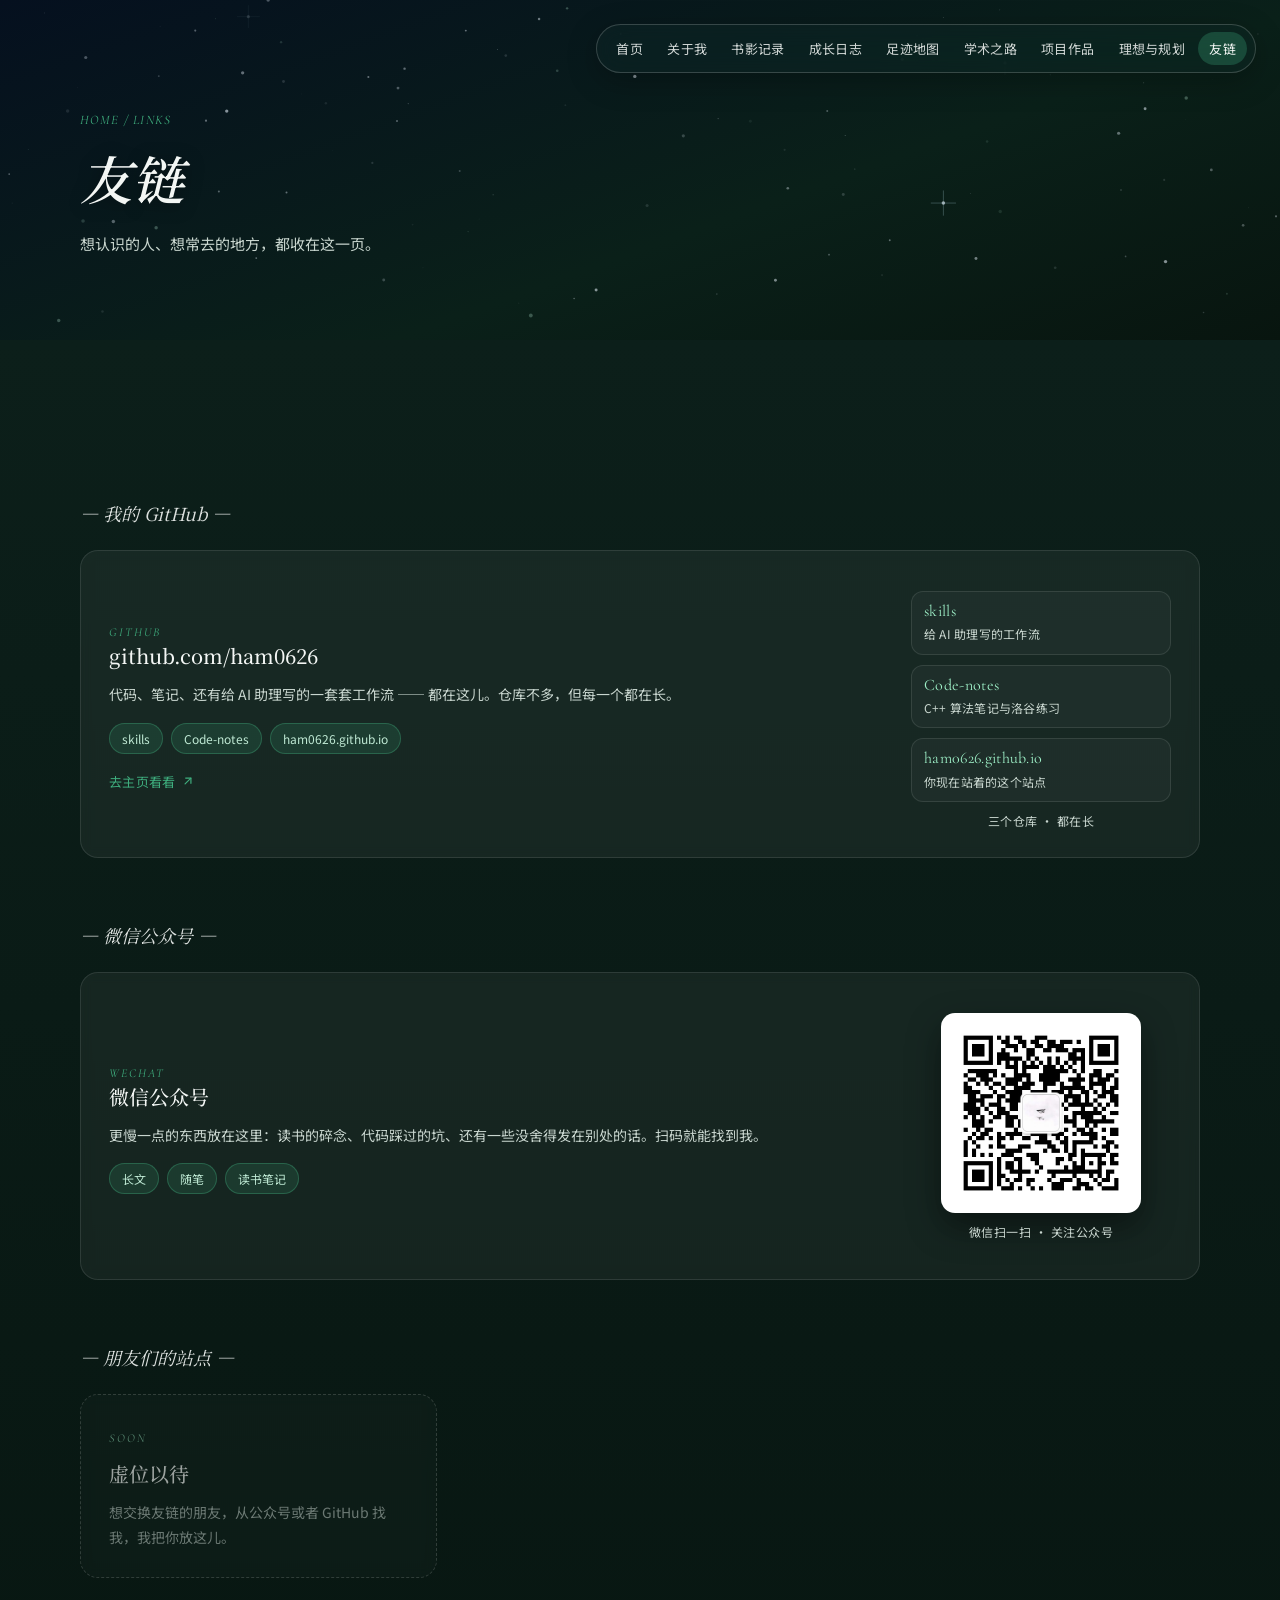
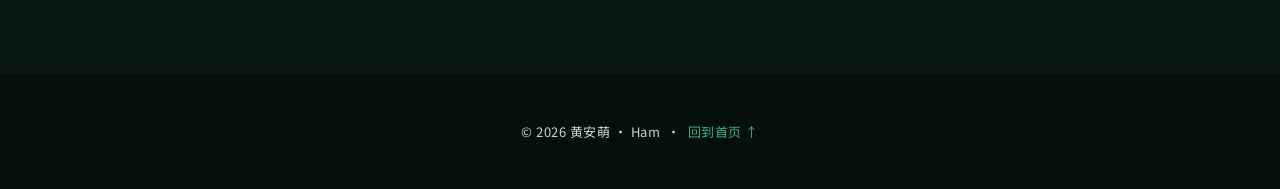
<file: links/index.html>
<!DOCTYPE html>
<html lang="zh-CN">
<head>
<meta charset="UTF-8" />
<meta name="viewport" content="width=device-width, initial-scale=1.0" />
<title>友链 · 黄安萌 Ham</title>
<link rel="preconnect" href="https://fonts.googleapis.com" />
<link href="https://fonts.googleapis.com/css2?family=Cormorant+Garamond:ital,wght@0,500;1,500;1,600&family=Noto+Serif+SC:ital,wght@0,500;1,500;1,600&family=Noto+Sans+SC:wght@300;400;500&display=swap" rel="stylesheet" />
<link rel="stylesheet" href="/assets/site.css" />
<link rel="icon" href="data:image/svg+xml,%3Csvg xmlns='http://www.w3.org/2000/svg' viewBox='0 0 32 32'%3E%3Ccircle cx='16' cy='16' r='13' fill='%2308212b'/%3E%3Ccircle cx='13' cy='13' r='9' fill='%233fae7e'/%3E%3Ccircle cx='10' cy='10' r='3' fill='%239ff0c8' opacity='.9'/%3E%3Ccircle cx='16' cy='16' r='13' fill='none' stroke='%23f6b8c8' stroke-width='1.4' opacity='.7'/%3E%3C/svg%3E" />
</head>
<body>
<header class="subhero">
  <canvas class="subhero__space"></canvas>
  <nav class="nav" aria-label="主导航">
    <a href="/">首页</a>
    <a href="/about/">关于我</a>
    <a href="/bookfilm/">书影记录</a>
    <a href="/blog/">成长日志</a>
    <a href="/travel/">足迹地图</a>
    <a href="/academic/">学术之路</a>
    <a href="/portfolio/">项目作品</a>
    <a href="/vision/">理想与规划</a>
    <a href="/links/" class="cur">友链</a>
  </nav>
  <div class="wrap">
    <div class="crumb">Home / Links</div>
    <h1 class="serif">友链</h1>
    <p>想认识的人、想常去的地方，都收在这一页。</p>
  </div>
</header>

<section class="block" style="background:linear-gradient(180deg,#0c1f1a,#081712)">
  <div class="wrap">
    <div class="sub-title serif">— 我的 GitHub —</div>
    <article class="card qr-card">
      <div>
        <span class="kicker">GitHub</span>
        <h3 class="serif">github.com/ham0626</h3>
        <p>代码、笔记、还有给 AI 助理写的一套套工作流 —— 都在这儿。仓库不多，但每一个都在长。</p>
        <div class="tagrow">
          <span class="tag">skills</span>
          <span class="tag">Code-notes</span>
          <span class="tag">ham0626.github.io</span>
        </div>
        <div class="card__links">
          <a class="card__link" href="https://github.com/ham0626" target="_blank" rel="noopener">去主页看看<svg viewBox="0 0 24 24" fill="none" stroke="currentColor" stroke-width="2" stroke-linecap="round" stroke-linejoin="round" aria-hidden="true"><path d="M7 17 17 7"/><path d="M8 7h9v9"/></svg></a>
        </div>
      </div>
      <figure class="repo-fig">
        <ul class="repo-list">
          <li>
            <a href="https://github.com/ham0626/skills" target="_blank" rel="noopener">skills</a>
            <span>给 AI 助理写的工作流</span>
          </li>
          <li>
            <a href="https://github.com/ham0626/Code-notes" target="_blank" rel="noopener">Code-notes</a>
            <span>C++ 算法笔记与洛谷练习</span>
          </li>
          <li>
            <a href="https://ham0626.github.io/" target="_blank" rel="noopener">ham0626.github.io</a>
            <span>你现在站着的这个站点</span>
          </li>
        </ul>
        <figcaption>三个仓库 · 都在长</figcaption>
      </figure>
    </article>

    <div class="sub-title serif">— 微信公众号 —</div>
    <article class="card qr-card">
      <div>
        <span class="kicker">WeChat</span>
        <h3 class="serif">微信公众号</h3>
        <p>更慢一点的东西放在这里：读书的碎念、代码踩过的坑、还有一些没舍得发在别处的话。扫码就能找到我。</p>
        <div class="tagrow">
          <span class="tag">长文</span>
          <span class="tag">随笔</span>
          <span class="tag">读书笔记</span>
        </div>
      </div>
      <figure class="qr-fig">
        <img src="/assets/img/wechat-qr.jpg" alt="黄安萌的微信公众号二维码" loading="lazy" />
        <figcaption>微信扫一扫 · 关注公众号</figcaption>
      </figure>
    </article>

    <div class="sub-title serif">— 朋友们的站点 —</div>
    <div class="grid">
      <article class="card ghost">
        <span class="kicker">Soon</span>
        <h3 class="serif">虚位以待</h3>
        <p>想交换友链的朋友，从公众号或者 GitHub 找我，我把你放这儿。</p>
      </article>
    </div>
  </div>
</section>

<footer>© 2026 黄安萌 · Ham &nbsp;·&nbsp; <a href="/">回到首页 ↑</a></footer>
<script src="/assets/space.js"></script>
</body>
</html>
</file>
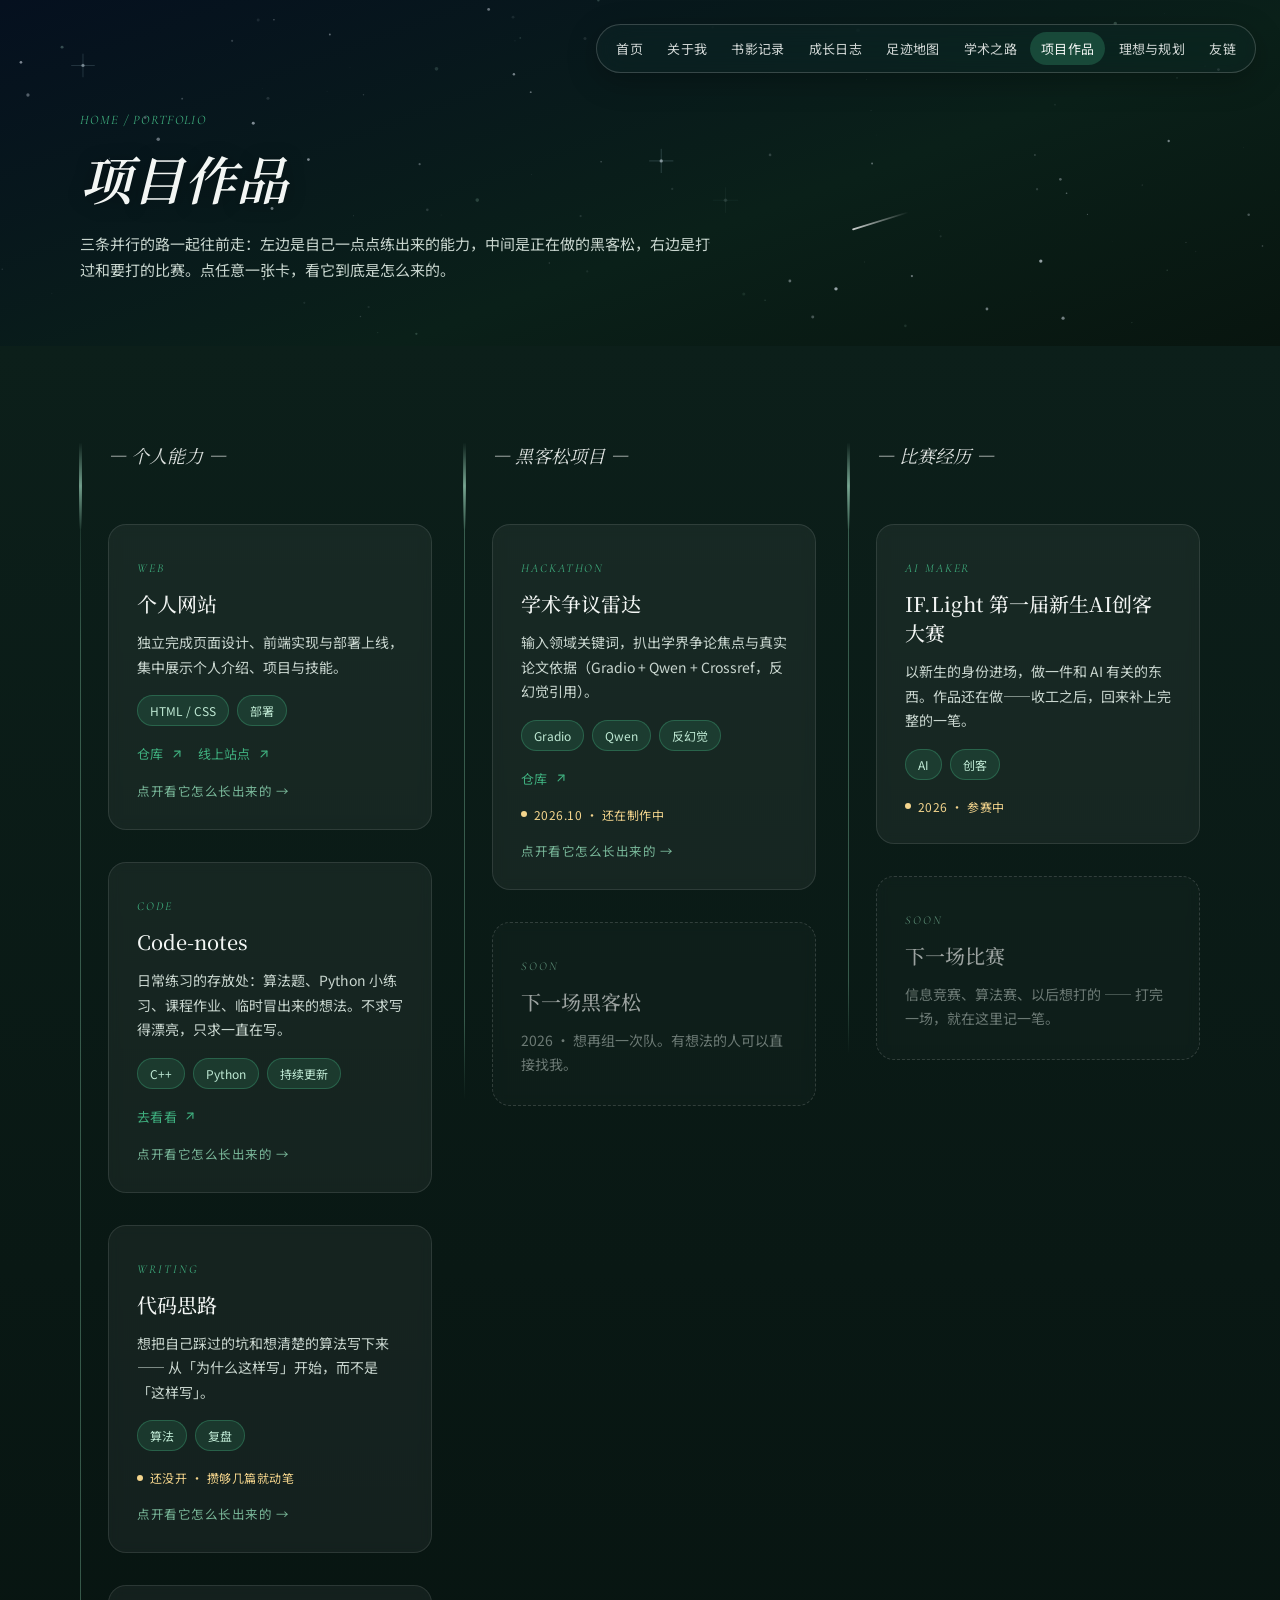
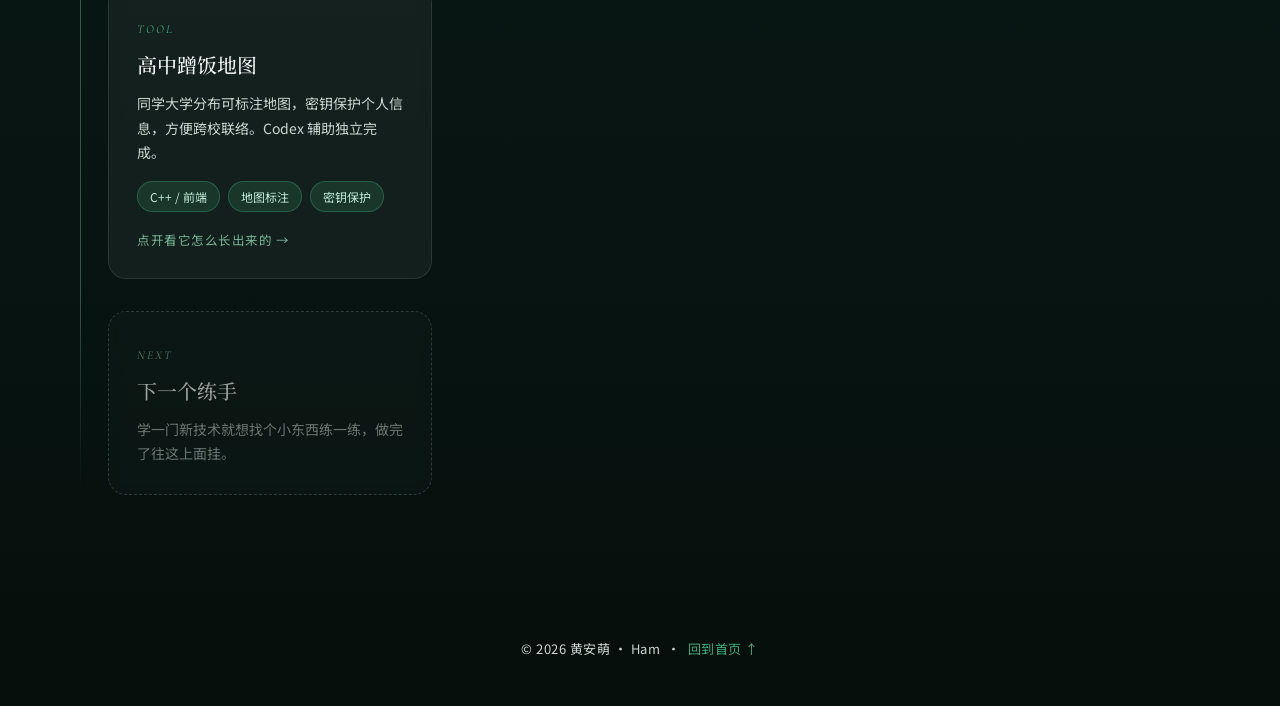
<file: portfolio/index.html>
<!DOCTYPE html>
<html lang="zh-CN">
<head>
<meta charset="UTF-8" />
<meta name="viewport" content="width=device-width, initial-scale=1.0" />
<title>项目作品 · 黄安萌 Ham</title>
<link rel="preconnect" href="https://fonts.googleapis.com" />
<link href="https://fonts.googleapis.com/css2?family=Cormorant+Garamond:ital,wght@0,500;1,500;1,600&family=Noto+Serif+SC:ital,wght@0,500;1,500;1,600&family=Noto+Sans+SC:wght@300;400;500&display=swap" rel="stylesheet" />
<link rel="stylesheet" href="/assets/site.css" />
<link rel="icon" href="data:image/svg+xml,%3Csvg xmlns='http://www.w3.org/2000/svg' viewBox='0 0 32 32'%3E%3Ccircle cx='16' cy='16' r='13' fill='%2308212b'/%3E%3Ccircle cx='13' cy='13' r='9' fill='%233fae7e'/%3E%3Ccircle cx='10' cy='10' r='3' fill='%239ff0c8' opacity='.9'/%3E%3Ccircle cx='16' cy='16' r='13' fill='none' stroke='%23f6b8c8' stroke-width='1.4' opacity='.7'/%3E%3C/svg%3E" />
</head>
<body>
<header class="subhero">
  <canvas class="subhero__space"></canvas>
  <nav class="nav" aria-label="主导航">
    <a href="/">首页</a>
    <a href="/about/">关于我</a>
    <a href="/bookfilm/">书影记录</a>
    <a href="/blog/">成长日志</a>
    <a href="/travel/">足迹地图</a>
    <a href="/academic/">学术之路</a>
    <a href="/portfolio/" class="cur">项目作品</a>
    <a href="/vision/">理想与规划</a>
    <a href="/links/">友链</a>
  </nav>
  <div class="wrap">
    <div class="crumb">Home / Portfolio</div>
    <h1 class="serif">项目作品</h1>
    <p>三条并行的路一起往前走：左边是自己一点点练出来的能力，中间是正在做的黑客松，右边是打过和要打的比赛。点任意一张卡，看它到底是怎么来的。</p>
  </div>
</header>

<section class="block" style="background:linear-gradient(180deg,#0c1f1a,#06110e)">
  <div class="wrap">
    <div class="flow">

      <!-- ============ 第 1 列：个人能力 ============ -->
      <div class="flow__col">
        <div class="sub-title serif" style="margin-top:0">— 个人能力 —</div>

        <article class="card card--open" data-pm="site" tabindex="0" role="button" aria-label="个人网站 详情">
          <span class="kicker">Web</span><h3 class="serif">个人网站</h3>
          <p>独立完成页面设计、前端实现与部署上线，集中展示个人介绍、项目与技能。</p>
          <div class="tagrow"><span class="tag">HTML / CSS</span><span class="tag">部署</span></div>
          <div class="card__links">
            <a class="card__link" href="https://github.com/ham0626/ham0626.github.io" data-repo="ham0626/ham0626.github.io" target="_blank" rel="noopener">仓库<svg viewBox="0 0 24 24" fill="none" stroke="currentColor" stroke-width="2" stroke-linecap="round" stroke-linejoin="round" aria-hidden="true"><path d="M7 17 17 7"/><path d="M8 7h9v9"/></svg></a>
            <a class="card__link" href="https://ham0626.github.io/" target="_blank" rel="noopener">线上站点<svg viewBox="0 0 24 24" fill="none" stroke="currentColor" stroke-width="2" stroke-linecap="round" stroke-linejoin="round" aria-hidden="true"><path d="M7 17 17 7"/><path d="M8 7h9v9"/></svg></a>
          </div>
          <span class="card__more">点开看它怎么长出来的 →</span>
        </article>

        <article class="card card--open" data-pm="notes" tabindex="0" role="button" aria-label="Code-notes 详情">
          <span class="kicker">Code</span><h3 class="serif">Code-notes</h3>
          <p>日常练习的存放处：算法题、Python 小练习、课程作业、临时冒出来的想法。不求写得漂亮，只求一直在写。</p>
          <div class="tagrow"><span class="tag">C++</span><span class="tag">Python</span><span class="tag">持续更新</span></div>
          <div class="card__links">
            <a class="card__link" href="https://github.com/ham0626/Code-notes" data-repo="ham0626/Code-notes" target="_blank" rel="noopener">去看看<svg viewBox="0 0 24 24" fill="none" stroke="currentColor" stroke-width="2" stroke-linecap="round" stroke-linejoin="round" aria-hidden="true"><path d="M7 17 17 7"/><path d="M8 7h9v9"/></svg></a>
          </div>
          <span class="card__more">点开看它怎么长出来的 →</span>
        </article>

        <article class="card card--open" data-pm="thoughts" tabindex="0" role="button" aria-label="代码思路 详情">
          <span class="kicker">Writing</span><h3 class="serif">代码思路</h3>
          <p>想把自己踩过的坑和想清楚的算法写下来 —— 从「为什么这样写」开始，而不是「这样写」。</p>
          <div class="tagrow"><span class="tag">算法</span><span class="tag">复盘</span></div>
          <span class="card__soon"><span class="dot"></span>还没开 · 攒够几篇就动笔</span>
          <span class="card__more">点开看它怎么长出来的 →</span>
        </article>

        <article class="card card--open" data-pm="map" tabindex="0" role="button" aria-label="高中蹭饭地图 详情">
          <span class="kicker">Tool</span><h3 class="serif">高中蹭饭地图</h3>
          <p>同学大学分布可标注地图，密钥保护个人信息，方便跨校联络。Codex 辅助独立完成。</p>
          <div class="tagrow"><span class="tag">C++ / 前端</span><span class="tag">地图标注</span><span class="tag">密钥保护</span></div>
          <span class="card__more">点开看它怎么长出来的 →</span>
        </article>

        <article class="card ghost">
          <span class="kicker">Next</span><h3 class="serif">下一个练手</h3>
          <p>学一门新技术就想找个小东西练一练，做完了往这上面挂。</p>
        </article>
      </div>

      <!-- ============ 第 2 列：黑客松项目 ============ -->
      <div class="flow__col">
        <div class="sub-title serif" style="margin-top:0">— 黑客松项目 —</div>

        <article class="card card--open" data-pm="radar" tabindex="0" role="button" aria-label="学术争议雷达 详情">
          <span class="kicker">Hackathon</span><h3 class="serif">学术争议雷达</h3>
          <p>输入领域关键词，扒出学界争论焦点与真实论文依据（Gradio + Qwen + Crossref，反幻觉引用）。</p>
          <div class="tagrow"><span class="tag">Gradio</span><span class="tag">Qwen</span><span class="tag">反幻觉</span></div>
          <div class="card__links">
            <a class="card__link" href="https://github.com/ham0626/academic-controversy-radar" data-repo="ham0626/academic-controversy-radar" target="_blank" rel="noopener">仓库<svg viewBox="0 0 24 24" fill="none" stroke="currentColor" stroke-width="2" stroke-linecap="round" stroke-linejoin="round" aria-hidden="true"><path d="M7 17 17 7"/><path d="M8 7h9v9"/></svg></a>
          </div>
          <span class="card__soon"><span class="dot"></span>2026.10 · 还在制作中</span>
          <span class="card__more">点开看它怎么长出来的 →</span>
        </article>

        <article class="card ghost">
          <span class="kicker">Soon</span><h3 class="serif">下一场黑客松</h3>
          <p>2026 · 想再组一次队。有想法的人可以直接找我。</p>
        </article>
      </div>

      <!-- ============ 第 3 列：比赛经历 ============ -->
      <div class="flow__col">
        <div class="sub-title serif" style="margin-top:0">— 比赛经历 —</div>

        <article class="card">
          <span class="kicker">AI Maker</span><h3 class="serif">IF.Light 第一届新生AI创客大赛</h3>
          <p>以新生的身份进场，做一件和 AI 有关的东西。作品还在做——收工之后，回来补上完整的一笔。</p>
          <div class="tagrow"><span class="tag">AI</span><span class="tag">创客</span></div>
          <span class="card__soon"><span class="dot"></span>2026 · 参赛中</span>
        </article>

        <article class="card ghost">
          <span class="kicker">Soon</span><h3 class="serif">下一场比赛</h3>
          <p>信息竞赛、算法赛、以后想打的 —— 打完一场，就在这里记一笔。</p>
        </article>
      </div>

    </div>
  </div>
</section>

<!-- ============ 详情弹层 ============ -->
<div class="pm" id="pm" role="dialog" aria-modal="true" aria-labelledby="pmTitle">
  <div class="pm__bg" data-pm-close></div>
  <div class="pm__box">
    <button class="pm__close" data-pm-close aria-label="关闭">×</button>
    <span class="kicker" id="pmKind"></span>
    <h3 class="serif" id="pmTitle"></h3>
    <div id="pmBody"></div>
    <div class="card__links" id="pmLinks" style="margin-top:calc(var(--u)*4)"></div>
  </div>
</div>

<footer>
  © 2026 黄安萌 · Ham &nbsp;·&nbsp; <a href="/">回到首页 ↑</a>
</footer>

<script>
(function(){
  /* 详情正文：每张卡背后到底是怎么做出来的 */
  var PM = {
    site: {
      kind: 'Web · 个人能力', title: '个人网站',
      body: '<p>这是我第一个从头到尾自己动手做完的东西 —— 不是跟着教程抄一遍，而是先想清楚"我想让人看到什么"，再一点一点把页面搭出来。</p>'
        + '<p>整体是一个深绿底色的暗色站点，衬黑塞式的温柔野性：星空是 Canvas 画的，首页那片花海和人像也是逐层渲染出来的，导航和按钮用了半透明玻璃质感。全过程没有用框架，就是 HTML、CSS 和原生 JavaScript，写完推到 GitHub Pages 上。</p>'
        + '<h4>过程中真正学到的事</h4>'
        + '<ul>'
        + '<li><b>路径必须写根绝对路径</b>：站点用目录式部署（<code>/travel/index.html</code>），跨页链接写相对路径会在子目录里拼错，我第一次就是这么把书影和足迹地图搞成一片 404 的。</li>'
        + '<li><b>动画要尊重系统偏好</b>：检测到 <code>prefers-reduced-motion</code> 时把动画关掉，不然对晕动敏感的人不友好。</li>'
        + '<li><b>性能靠"预计算"</b>：花海的发光效果不是每帧实时模糊，而是提前把模糊副本渲染好，之后每帧只多画一张图。看起来更电影感，代价却几乎为零。</li>'
        + '</ul>'
        + '<p>现在它还在长。缺的板块会一个一个补上，就像这个网站本身也在往前走。</p>',
      links: [
        { t: '仓库', h: 'https://github.com/ham0626/ham0626.github.io', r: 'ham0626/ham0626.github.io' },
        { t: '线上站点', h: 'https://ham0626.github.io/' }
      ]
    },
    notes: {
      kind: 'Code · 个人能力', title: 'Code-notes',
      body: '<p>这里没有作品，只有过程。</p>'
        + '<p>算法题的题解、Python 的小练习、课程作业、半夜冒出来顺手写的几十行 —— 全部往这一个仓库里堆。它们大多不好看，有些甚至是错的，但我不想让它们散落在各种临时文件里消失掉。</p>'
        + '<p>把练习集中放在一起有一个好处：过一段时间回头看，能明显看出自己什么时候在认真、什么时候在划水。这大概是最诚实的一份成长曲线。</p>'
        + '<h4>里面会有什么</h4>'
        + '<ul>'
        + '<li><b>C++</b>：算法与数据结构练习，信息竞赛留下的习惯。</li>'
        + '<li><b>Python</b>：小工具、脚本、尝试性的东西。</li>'
        + '<li><b>课程与作业</b>：大一之后会慢慢多起来的部分。</li>'
        + '</ul>'
        + '<p>它会一直更新。写得不好也会更新。</p>',
      links: [{ t: '去看看', h: 'https://github.com/ham0626/Code-notes', r: 'ham0626/Code-notes' }]
    },
    thoughts: {
      kind: 'Writing · 个人能力', title: '代码思路',
      body: '<p>我一直觉得，能跑通的代码和真正想明白的代码，是两件事。</p>'
        + '<p>所以我想开一个地方，专门写"为什么"。为什么这里要用二分而不是遍历，为什么这个状态的转移是对的，为什么我当时写错了、错在哪一步。不求系统，只求诚实。</p>'
        + '<h4>已经想好的开头</h4>'
        + '<ul>'
        + '<li>从一个背包问题讲起：状态到底是怎么被想出来的。</li>'
        + '<li>DFS 里最容易写错的那几行边界。</li>'
        + '<li>我踩过的坑，以及后来怎么绕开的。</li>'
        + '</ul>'
        + '<p>还没动笔。攒够几篇不那么难看的，就一起放出来。</p>',
      links: []
    },
    radar: {
      kind: 'Hackathon · 黑客松项目', title: '学术争议雷达',
      body: '<p>做科研的人有一个共同的痛：想知道某个领域到底在吵什么，得先读掉几十篇论文。</p>'
        + '<p>这个项目的想法是反过来 —— 你只输入一个领域关键词，它去把这个领域里<b>真正存在争议</b>的点挖出来，然后每个观点后面都挂上真实的论文依据，而不是让大模型自由发挥。</p>'
        + '<h4>为什么强调"反幻觉"</h4>'
        + '<ul>'
        + '<li>大模型编文献的能力太强了，格式完整、作者像真的，但一查根本不存在。</li>'
        + '<li>所以引用不走模型，走 <b>Crossref</b> 这类真实的文献数据库，模型只负责组织语言和判断争议点。</li>'
        + '<li>每条结论都能点回原文 —— 这是这个项目最核心的坚持。</li>'
        + '</ul>'
        + '<h4>用到的</h4>'
        + '<ul>'
        + '<li><b>Gradio</b> 做界面，让不会写代码的人也能直接用。</li>'
        + '<li><b>Qwen</b> 做理解与生成。</li>'
        + '<li><b>Crossref API</b> 做文献核对。</li>'
        + '</ul>'
        + '<p>2026 年 10 月，还在做。做完了会把线上地址放上来。</p>',
      links: [{ t: '仓库', h: 'https://github.com/ham0626/academic-controversy-radar', r: 'ham0626/academic-controversy-radar' }]
    },
    map: {
      kind: 'Tool · 比赛经历', title: '高中蹭饭地图',
      body: '<p>高中毕业之后，同学散到了各个城市。想找人吃饭的时候，脑子里那张地图是乱的。</p>'
        + '<p>所以做了这个：一张可以标注的地图，谁在哪个学校、在哪个城市，一眼看得见。去外地玩的时候顺便蹭顿饭，就这么简单。</p>'
        + '<h4>两个当时特意处理的地方</h4>'
        + '<ul>'
        + '<li><b>个人信息保护</b>：地图上不会把所有人的信息摊开给任何人看，用密钥做了访问控制 —— 只有拿到密钥的人才能看到完整位置。</li>'
        + '<li><b>标注要够简单</b>：同学不是程序员，加一个位置必须点几下就完成，不然没人会用。</li>'
        + '</ul>'
        + '<p>用 Codex 辅助，独立做完。这是我第一次把"想做个小东西给自己用"变成真的能用的东西。</p>',
      links: []
    }
  };

  var pm = document.getElementById('pm');
  var elKind = document.getElementById('pmKind');
  var elTitle = document.getElementById('pmTitle');
  var elBody = document.getElementById('pmBody');
  var elLinks = document.getElementById('pmLinks');
  var lastFocus = null;

  function esc(s){ return String(s == null ? '' : s).replace(/[&<>"]/g, function(c){
    return ({ '&':'&amp;','<':'&lt;','>':'&gt;','"':'&quot;' })[c]; }); }

  function open(id){
    var d = PM[id]; if(!d) return;
    lastFocus = document.activeElement;
    elKind.textContent = d.kind || '';
    elTitle.textContent = d.title || '';
    elBody.innerHTML = d.body || '';
    elLinks.innerHTML = (d.links || []).map(function(l){
      var repo = l.r ? ' data-repo="' + esc(l.r) + '"' : '';
      return '<a class="card__link" href="' + esc(l.h) + '"' + repo
        + ' target="_blank" rel="noopener">' + esc(l.t)
        + '<svg viewBox="0 0 24 24" fill="none" stroke="currentColor" stroke-width="2" '
        + 'stroke-linecap="round" stroke-linejoin="round" aria-hidden="true">'
        + '<path d="M7 17 17 7"/><path d="M8 7h9v9"/></svg></a>';
    }).join('');
    pm.classList.add('is-on');
    document.body.style.overflow = 'hidden';
    // 弹层里后插入的仓库链接也要体检一次（repos.js 只在加载时扫一遍全局）
    if (window.HAM_REPO_CHECK) window.HAM_REPO_CHECK(pm);
    pm.querySelector('.pm__close').focus();
  }
  function close(){
    pm.classList.remove('is-on');
    document.body.style.overflow = '';
    if (lastFocus && lastFocus.focus) lastFocus.focus();
  }

  document.querySelectorAll('.card--open').forEach(function(c){
    c.addEventListener('click', function(e){
      // 点卡片里的仓库链接时不要顺带打开弹层
      if (e.target.closest('a')) return;
      open(c.dataset.pm);
    });
    c.addEventListener('keydown', function(e){
      if (e.key === 'Enter' || e.key === ' ') { e.preventDefault(); open(c.dataset.pm); }
    });
  });
  pm.addEventListener('click', function(e){ if (e.target.closest('[data-pm-close]')) close(); });
  document.addEventListener('keydown', function(e){ if (e.key === 'Escape' && pm.classList.contains('is-on')) close(); });

  // 深链：#site / #radar …
  (function(){
    var m = (location.hash || '').match(/^#(?:pm-)?(\w+)$/);
    if (m && PM[m[1]]) open(m[1]);
  })();
})();
</script>
<script src="/assets/space.js"></script>
<script src="/assets/repos.js"></script>
</body>
</html>
</file>
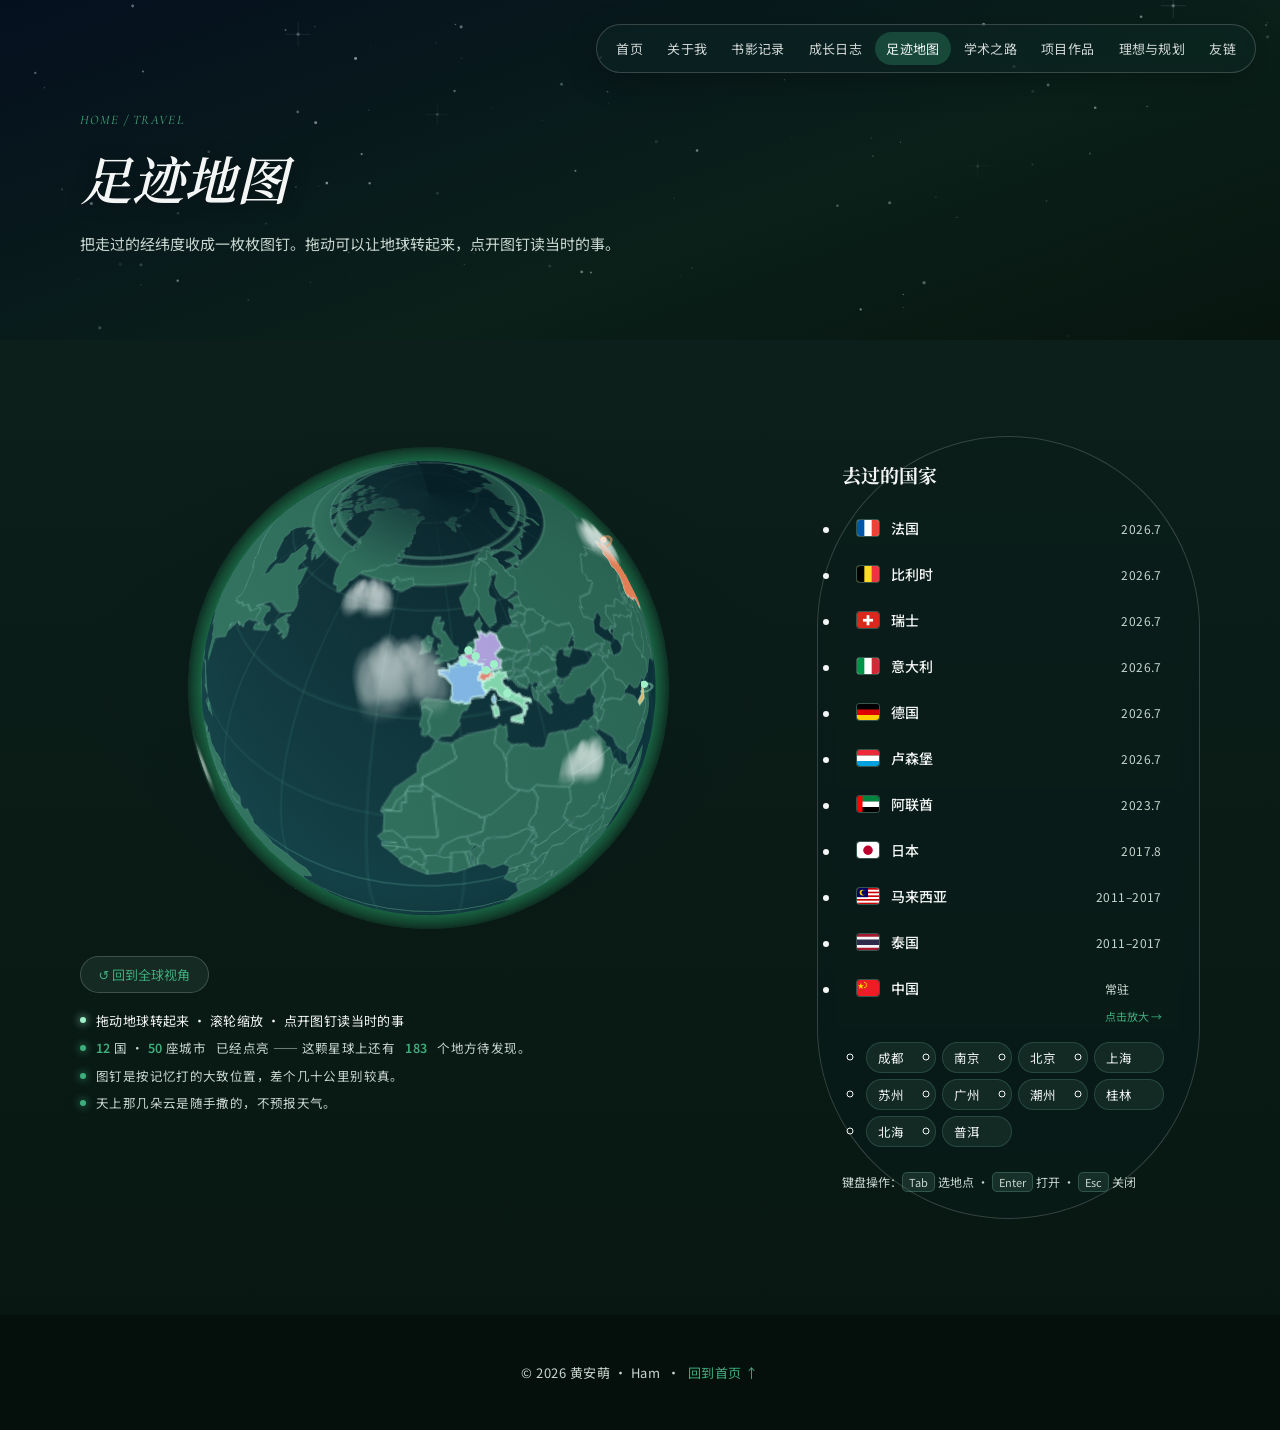
<file: travel/index.html>
<!DOCTYPE html>
<html lang="zh-CN">
<head>
<meta charset="UTF-8" />
<meta name="viewport" content="width=device-width, initial-scale=1.0" />
<title>足迹地图 · 黄安萌 Ham</title>
<link rel="preconnect" href="https://fonts.googleapis.com" />
<link href="https://fonts.googleapis.com/css2?family=Cormorant+Garamond:ital,wght@0,500;1,500;1,600&family=Noto+Serif+SC:ital,wght@0,500;1,500;1,600&family=Noto+Sans+SC:wght@300;400;500&display=swap" rel="stylesheet" />
<link rel="stylesheet" href="/assets/site.css" />
<link rel="stylesheet" href="/assets/travel.css" />
<link rel="icon" href="data:image/svg+xml,%3Csvg xmlns='http://www.w3.org/2000/svg' viewBox='0 0 32 32'%3E%3Ccircle cx='16' cy='16' r='13' fill='%2308212b'/%3E%3Ccircle cx='13' cy='13' r='9' fill='%233fae7e'/%3E%3Ccircle cx='10' cy='10' r='3' fill='%239ff0c8' opacity='.9'/%3E%3Ccircle cx='16' cy='16' r='13' fill='none' stroke='%23f6b8c8' stroke-width='1.4' opacity='.7'/%3E%3C/svg%3E" />
</head>
<body class="page-travel">
<header class="subhero">
  <canvas class="subhero__space"></canvas>
  <nav class="nav" aria-label="主导航">
    <a href="/">首页</a>
    <a href="/about/">关于我</a>
    <a href="/bookfilm/">书影记录</a>
    <a href="/blog/">成长日志</a>
    <a href="/travel/" class="cur">足迹地图</a>
    <a href="/academic/">学术之路</a>
    <a href="/portfolio/">项目作品</a>
    <a href="/vision/">理想与规划</a>
    <a href="/links/">友链</a>
  </nav>
  <div class="wrap">
    <div class="crumb">Home / Travel</div>
    <h1 class="serif">足迹地图</h1>
    <p>把走过的经纬度收成一枚枚图钉。拖动可以让地球转起来，点开图钉读当时的事。</p>
  </div>
</header>

<section class="block travel">
  <div class="wrap travel__wrap">

    <!-- ============ 地球仪 ============ -->
    <div class="globe">
      <div class="globe__frame">
        <div id="globe" class="globe__stage" role="img"
             aria-label="可交互的三维地球仪，标有你去过的国家；按 Tab 后用下方列表访问每个地点"></div>
      </div>
      <div class="globe__bar">
        <button class="btn-ghost" type="button" onclick="window.__globeReset && window.__globeReset()">↺ 回到全球视角</button>
      </div>
      <div class="globe__tips">
        <p class="gtip gtip--key">拖动地球转起来 · 滚轮缩放 · 点开图钉读当时的事</p>
        <p class="gtip"><span id="globeStat">11 国 · 30 座城市</span> 已经点亮 —— 这颗星球上还有 <b id="globeLeft">184</b> 个地方待发现。</p>
        <p class="gtip">图钉是按记忆打的大致位置，差个几十公里别较真。</p>
        <p class="gtip">天上那几朵云是随手撒的，不预报天气。</p>
      </div>
    </div>

    <!-- ============ 侧栏：地点清单（键盘/读屏入口） ============ -->
    <aside class="tlist" aria-label="地点清单">
      <h2 class="tlist__h serif">去过的国家</h2>
      <ul class="tlist__ul">
        <li><button type="button" data-goto="fr"><span class="flagbox" data-flag="FR"></span><b>法国</b><i>2026.7</i></button></li>
        <li><button type="button" data-goto="be"><span class="flagbox" data-flag="BE"></span><b>比利时</b><i>2026.7</i></button></li>
        <li><button type="button" data-goto="ch"><span class="flagbox" data-flag="CH"></span><b>瑞士</b><i>2026.7</i></button></li>
        <li><button type="button" data-goto="it"><span class="flagbox" data-flag="IT"></span><b>意大利</b><i>2026.7</i></button></li>
        <li><button type="button" data-goto="de"><span class="flagbox" data-flag="DE"></span><b>德国</b><i>2026.7</i></button></li>
        <li><button type="button" data-goto="lu"><span class="flagbox" data-flag="LU"></span><b>卢森堡</b><i>2026.7</i></button></li>
        <li><button type="button" data-goto="ae"><span class="flagbox" data-flag="AE"></span><b>阿联酋</b><i>2023.7</i></button></li>
        <li><button type="button" data-goto="jp"><span class="flagbox" data-flag="JP"></span><b>日本</b><i>2017.8</i></button></li>
        <li><button type="button" data-goto="my"><span class="flagbox" data-flag="MY"></span><b>马来西亚</b><i>2011–2017</i></button></li>
        <li><button type="button" data-goto="th"><span class="flagbox" data-flag="TH"></span><b>泰国</b><i>2011–2017</i></button></li>
        <li class="tlist__cn">
          <button type="button" data-goto="cn"><span class="flagbox" data-flag="CN"></span><b>中国</b><i>常驻</i><em>点击放大 →</em></button>
          <ul class="tlist__sub">
            <li><button type="button" data-goto="cn" data-sub="1">成都</button></li>
            <li><button type="button" data-goto="cn" data-sub="2">南京</button></li>
            <li><button type="button" data-goto="cn" data-sub="3">北京</button></li>
            <li><button type="button" data-goto="cn" data-sub="4">上海</button></li>
            <li><button type="button" data-goto="cn" data-sub="5">苏州</button></li>
            <li><button type="button" data-goto="cn" data-sub="6">广州</button></li>
            <li><button type="button" data-goto="cn" data-sub="7">潮州</button></li>
            <li><button type="button" data-goto="cn" data-sub="8">桂林</button></li>
            <li><button type="button" data-goto="cn" data-sub="9">北海</button></li>
            <li><button type="button" data-goto="cn" data-sub="10">普洱</button></li>
          </ul>
        </li>
      </ul>
      <p class="tlist__foot">键盘操作：<kbd>Tab</kbd> 选地点 · <kbd>Enter</kbd> 打开 · <kbd>Esc</kbd> 关闭</p>
    </aside>

  </div>
</section>

<!-- ============ 地点卡片 ============ -->
<div id="travelCard" class="tcard" role="dialog" aria-modal="false" aria-label="地点详情" aria-hidden="true"></div>

<!-- ============ 图片灯箱 ============ -->
<div id="travelLightbox" class="tlightbox" role="dialog" aria-modal="true" aria-label="照片查看" aria-hidden="true">
  <button type="button" aria-label="关闭照片">×</button>
  <img src="[data-uri]" alt="" />
</div>

<footer>© 2026 黄安萌 · Ham &nbsp;·&nbsp; <a href="/">回到首页 ↑</a></footer>

<script src="/assets/space.js"></script>
<script src="/assets/lib/three.min.js"></script>
<script src="/assets/flags.js"></script>
<script src="/assets/travel-data.js"></script>
<script src="/assets/world-geo.js"></script>
<script src="/assets/globe.js"></script>
<script>if (window.fillFlags) window.fillFlags();</script>
<script>
/* 国家/城市数量从数据里算，别在 HTML 里写死 */
(function () {
  var D = window.TRAVEL || {}, n = 0, c = 0;
  Object.keys(D).forEach(function (k) { n++; c += (D[k].cities || []).length; });
  var s = document.getElementById('globeStat');
  if (s) s.innerHTML = '<b>' + n + '</b> 国 · <b>' + c + '</b> 座城市';
  var l = document.getElementById('globeLeft');
  if (l) l.textContent = 195 - n;   /* 195 = 联合国会员国 + 2 观察员国 */
})();
</script>
</body>
</html>
</file>
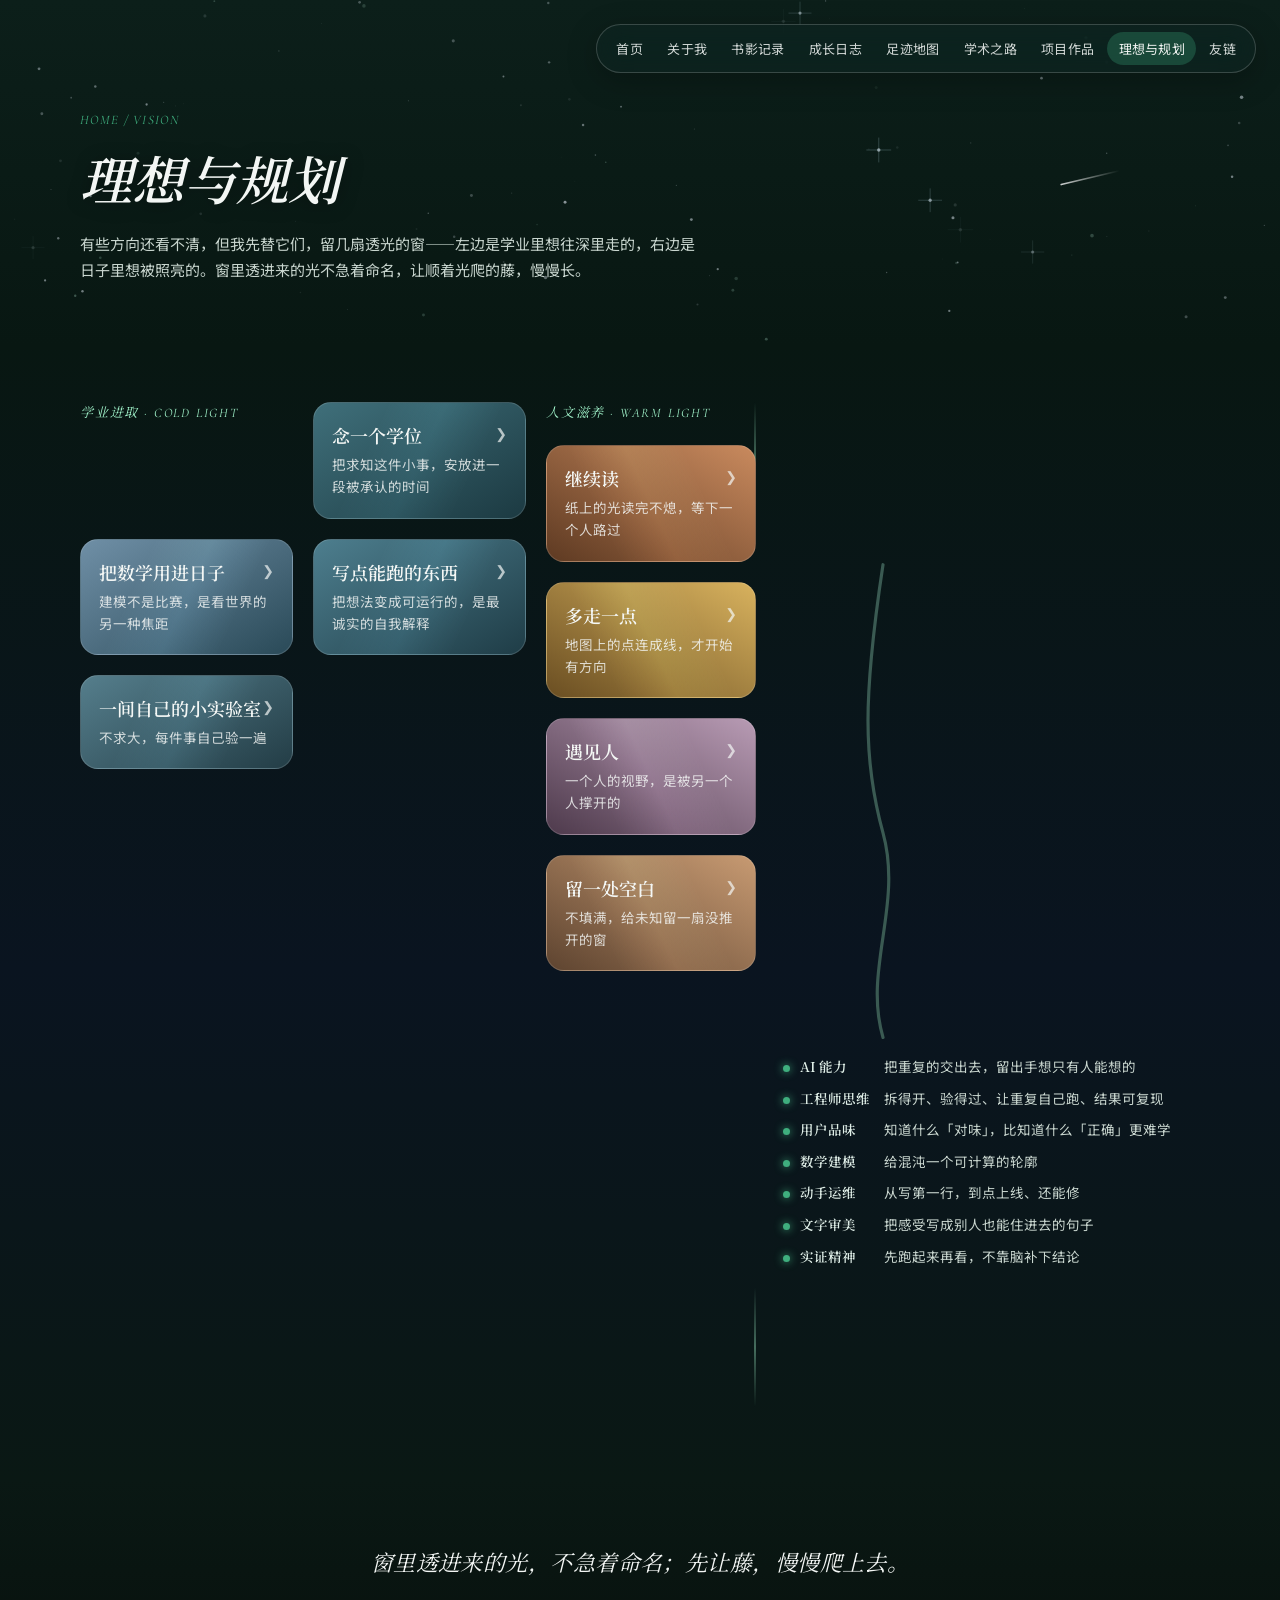
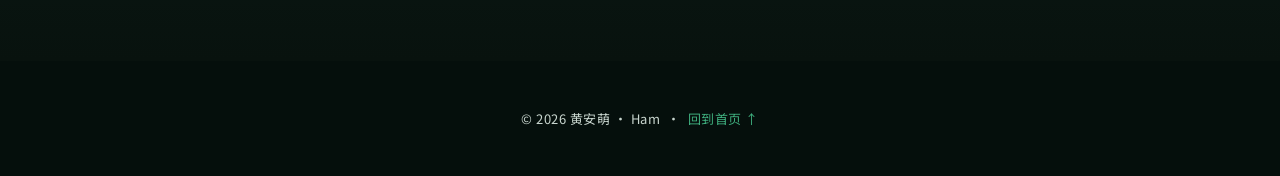
<file: vision/index.html>
<!DOCTYPE html>
<html lang="zh-CN">
<head>
<meta charset="UTF-8" />
<meta name="viewport" content="width=device-width, initial-scale=1.0" />
<title>理想与规划 · 黄安萌 Ham</title>
<meta name="description" content="理想与规划 —— 黄安萌（Ham）想成为的方向，与在光里慢慢长出来的能力" />
<link rel="preconnect" href="https://fonts.googleapis.com" />
<link rel="preconnect" href="https://fonts.gstatic.com" crossorigin />
<link href="https://fonts.googleapis.com/css2?family=Cormorant+Garamond:ital,wght@0,500;1,500;1,600&family=Noto+Serif+SC:ital,wght@0,500;1,500;1,600&family=Noto+Sans+SC:wght@300;400;500&display=swap" rel="stylesheet" />
<link rel="stylesheet" href="../assets/site.css" />
<style>
  /* ===== 理想与规划 · 窗·透光 + 中轴藤蔓 ===== */
  .vision-hero{background:linear-gradient(180deg,#0c1f1a,#081712)}
  .vision-hero .wrap p{max-width:620px}

  .vision{padding:calc(var(--u)*7) 0 calc(var(--u)*9);background:linear-gradient(180deg,#081712 0%,#0a1420 55%,#0a1814 100%)}
  .vision__cols{display:grid;grid-template-columns:1fr;gap:calc(var(--u)*4);align-items:start}

  /* 两栏镜像（≥768px） */
  @media(min-width:768px){
    .vision__cols{grid-template-columns:1fr 188px 1fr;gap:calc(var(--u)*2.5)}
  }

  .col{display:grid;gap:calc(var(--u)*2.5)}
  @media(min-width:560px){.col{grid-template-columns:repeat(auto-fit,minmax(210px,1fr))}}
  .col__tag{font-family:"Cormorant Garamond","Noto Serif SC",serif;font-style:italic;
    letter-spacing:.14em;font-size:13px;color:var(--mint);text-transform:uppercase;margin-bottom:calc(var(--u)*.5)}

  /* —— 窗·透光 —— */
  .win{position:relative;overflow:hidden;border-radius:var(--r-card);
    background:linear-gradient(150deg,var(--c1),var(--c2));
    border:1px solid rgba(255,255,255,.14);
    transition:transform var(--dur) var(--ease),box-shadow var(--dur) var(--ease),border-color var(--dur) var(--ease)}
  .win--warm{background:linear-gradient(210deg,var(--c1),var(--c2))}
  .win__glow{position:absolute;inset:0;pointer-events:none;mix-blend-mode:overlay;opacity:.5;
    background:linear-gradient(115deg,transparent 28%,rgba(255,255,255,.30) 50%,transparent 72%);
    transition:opacity var(--dur) var(--ease)}
  .win--warm .win__glow{background:linear-gradient(245deg,transparent 28%,rgba(255,255,255,.30) 50%,transparent 72%)}
  .win:not(.is-open):hover,.win:not(.is-open):focus-within{transform:scale(1.08);
    border-color:rgba(255,255,255,.30);box-shadow:0 20px 44px -20px var(--hi)}
  .win:not(.is-open):hover .win__glow,.win:not(.is-open):focus-within .win__glow{opacity:.85}
  .win__toggle{position:relative;z-index:1;display:flex;flex-direction:column;gap:calc(var(--u)*.6);
    width:100%;padding:calc(var(--u)*2.5) calc(var(--u)*2.25);background:none;border:0;color:var(--ink);
    text-align:left;cursor:pointer;font:inherit}
  .win__toggle:focus-visible{outline:2px solid var(--mint);outline-offset:3px;border-radius:10px}
  .win__toggle::after{content:"❯";position:absolute;top:calc(var(--u)*2.5);right:calc(var(--u)*2.25);
    color:rgba(244,247,245,.7);transition:transform var(--dur) var(--ease);font-size:14px}
  .win.is-open .win__toggle::after{transform:rotate(90deg)}
  .win__label{font-family:"Noto Serif SC",serif;font-weight:600;font-size:18px;line-height:1.4;color:#f4f7f5}
  .win__short{font-size:13.5px;line-height:1.65;color:rgba(244,247,245,.82)}
  .win__body{position:relative;z-index:1;overflow:hidden;max-height:0;opacity:0;visibility:hidden;
    transform:translateY(16px);padding:0 calc(var(--u)*2.25);
    transition:max-height .35s var(--ease),opacity .3s var(--ease),transform .3s var(--ease),visibility 0s linear .35s}
  .win.is-open .win__body{max-height:380px;opacity:1;visibility:visible;transform:none;padding-bottom:calc(var(--u)*2.5);
    transition:max-height .35s var(--ease),opacity .3s var(--ease),transform .3s var(--ease),visibility 0s}
  .win__body p{font-size:14.5px;line-height:1.85;color:rgba(244,247,245,.92);
    border-top:1px solid rgba(255,255,255,.18);padding-top:calc(var(--u)*1.5);margin:0}

  /* —— 中轴藤蔓 —— */
  .axis{display:flex;flex-direction:column;align-items:center;gap:calc(var(--u)*2.5);order:-1}
  @media(min-width:768px){.axis{order:2;position:sticky;top:calc(var(--u)*4)}}
  .axis__line{width:2px;align-self:stretch;min-height:120px;flex:1 1 auto;
    background:linear-gradient(180deg,transparent,var(--mint),transparent);opacity:.4;
    animation:pulse 3s ease-in-out infinite}
  .vine{width:min(200px,80vw);height:auto;opacity:0;transform-origin:bottom center;
    transition:opacity .6s var(--ease);animation:sway 4s ease-in-out infinite}
  .axis.is-in .vine{opacity:1}
  .leaf{opacity:0;transform:translateY(10px);
    transition:opacity .4s var(--ease),transform .4s var(--ease) var(--d,0ms)}
  .axis.is-in .leaf{opacity:1;transform:none}
  .leaf__t{font-family:"Noto Serif SC",serif;font-size:13px;fill:#dfeee7;letter-spacing:.02em}
  .leaf__dot{fill:var(--green-bright)}
  @keyframes sway{0%,100%{transform:rotate(-2deg)}50%{transform:rotate(2deg)}}
  @keyframes pulse{0%,100%{opacity:.3}50%{opacity:.7}}
  .caps{list-style:none;display:grid;gap:calc(var(--u)*1.25);max-width:560px;margin:0 auto;padding:0}
  .caps li{display:flex;gap:calc(var(--u)*1.25);align-items:baseline;font-size:13.5px;line-height:1.6;
    color:var(--ink-dim)}
  .caps b{font-family:"Noto Serif SC",serif;font-weight:600;color:#dfeee7;flex:0 0 auto;min-width:5.5em}
  .caps li::before{content:"";flex:0 0 auto;width:7px;height:7px;margin-top:7px;border-radius:50%;
    background:var(--green-bright);box-shadow:0 0 8px var(--green-bright)}

  /* —— 收尾引文 —— */
  .closing{text-align:center;padding:calc(var(--u)*8) 0 calc(var(--u)*10);
    background:linear-gradient(180deg,#0a1814,#08120e)}
  .closing blockquote{font-family:"Noto Serif SC",serif;font-style:italic;font-size:clamp(18px,2.4vw,22px);
    line-height:1.7;color:var(--ink);max-width:640px;margin:0 auto;letter-spacing:.02em}

  /* —— 滚动揭示 —— */
  .reveal{opacity:0;transform:translateY(20px);
    transition:opacity .35s var(--ease),transform .35s var(--ease) var(--rd,0ms)}
  .reveal.is-in{opacity:1;transform:none}

  @media(prefers-reduced-motion:reduce){
    .reveal,.leaf,.vine{opacity:1 !important;transform:none !important;transition:none !important;animation:none !important}
    .win__body{transition:none}
    .axis__line{animation:none}
    .win:not(.is-open):hover,.win:not(.is-open):focus-within{transform:none}
  }
</style>
</head>
<body>

<header class="subhero vision-hero">
  <canvas class="subhero__space"></canvas>
  <nav class="nav" aria-label="主导航">
    <a href="/">首页</a>
    <a href="/about/">关于我</a>
    <a href="/bookfilm/">书影记录</a>
    <a href="/blog/">成长日志</a>
    <a href="/travel/">足迹地图</a>
    <a href="/academic/">学术之路</a>
    <a href="/portfolio/">项目作品</a>
    <a href="/vision/" class="cur">理想与规划</a>
    <a href="/links/">友链</a>
  </nav>
  <div class="wrap">
    <div class="crumb">Home / Vision</div>
    <h1 class="serif reveal">理想与规划</h1>
    <p class="reveal" style="--rd:100ms">有些方向还看不清，但我先替它们，留几扇透光的窗——左边是学业里想往深里走的，右边是日子里想被照亮的。窗里透进来的光不急着命名，让顺着光爬的藤，慢慢长。</p>
  </div>
</header>

<section class="vision">
  <div class="wrap">
    <div class="vision__cols">

      <!-- 左 · 冷光 · 学业进取 -->
      <div class="col col--cold">
        <p class="col__tag reveal">学业进取 · Cold Light</p>

        <article class="win win--cold reveal" style="--c1:#3f6f7a;--c2:#1c3a42;--hi:#8fa6b8">
          <span class="win__glow" aria-hidden="true"></span>
          <button class="win__toggle" aria-expanded="false" aria-controls="w-degree">
            <span class="win__label">念一个学位</span>
            <span class="win__short">把求知这件小事，安放进一段被承认的时间</span>
          </button>
          <div class="win__body" id="w-degree" role="region" aria-label="念一个学位 长文">
            <p>不是要戴上什么头衔。是还想正经地、有人带着地，把一些想了很久的问题再往深里走一步。学位不过是个框，框住的是那段允许自己专心的时间。</p>
          </div>
        </article>

        <article class="win win--cold reveal" style="--c1:#6f8fa6;--c2:#2a4a58;--hi:#a8c0d0">
          <span class="win__glow" aria-hidden="true"></span>
          <button class="win__toggle" aria-expanded="false" aria-controls="w-math">
            <span class="win__label">把数学用进日子</span>
            <span class="win__short">建模不是比赛，是看世界的另一种焦距</span>
          </button>
          <div class="win__body" id="w-math" role="region" aria-label="把数学用进日子 长文">
            <p>从一道题到一阵风，数学给我的不是答案，是一种把混沌拢出形状的本能。它让我在乱的时候，还能找到那条隐约的线。</p>
          </div>
        </article>

        <article class="win win--cold reveal" style="--c1:#4d7e8e;--c2:#1f3d47;--hi:#9fc0cf">
          <span class="win__glow" aria-hidden="true"></span>
          <button class="win__toggle" aria-expanded="false" aria-controls="w-code">
            <span class="win__label">写点能跑的东西</span>
            <span class="win__short">把想法变成可运行的，是最诚实的自我解释</span>
          </button>
          <div class="win__body" id="w-code" role="region" aria-label="写点能跑的东西 长文">
            <p>代码比话实在。一个能跑的小东西，替我说清了「我是怎么想的」。不为了大，为了每一次把模糊变成确切。</p>
          </div>
        </article>

        <article class="win win--cold reveal" style="--c1:#557e8c;--c2:#233d46;--hi:#94b3c2">
          <span class="win__glow" aria-hidden="true"></span>
          <button class="win__toggle" aria-expanded="false" aria-controls="w-lab">
            <span class="win__label">一间自己的小实验室</span>
            <span class="win__short">不求大，每件事自己验一遍</span>
          </button>
          <div class="win__body" id="w-lab" role="region" aria-label="一间自己的小实验室 长文">
            <p>一个只属于自己、不对外开放的角落。把听来的、猜来的，都拿进来亲手试一遍。错也错在自己手里，才记得住。</p>
          </div>
        </article>
      </div>

      <!-- 中轴 · 藤蔓 -->
      <div class="axis reveal" aria-label="在光里长出来的能力">
        <span class="axis__line" aria-hidden="true"></span>
        <figure style="margin:0">
          <svg class="vine" viewBox="0 0 220 560" role="img" aria-label="一株沿中轴攀爬的藤，叶上标注七项能力">
            <path d="M110 545 C 88 470, 132 400, 110 320 S 88 170, 110 25" fill="none"
                  stroke="#3a5a52" stroke-width="3.5" stroke-linecap="round"/>
            <!-- 叶 1 · AI 能力（右） -->
            <g class="leaf" style="--d:0ms" transform="translate(110,500)">
              <path d="M0 0 C 18 -8 30 -24 18 -42 C 4 -28 -8 -14 0 0 Z" fill="#5f8a6a" transform="rotate(22)"/>
              <text x="26" y="-8" text-anchor="start" class="leaf__t">AI 能力</text>
            </g>
            <!-- 叶 2 · 工程师思维（左） -->
            <g class="leaf" style="--d:120ms" transform="translate(110,420)">
              <path d="M0 0 C -18 -8 -30 -24 -18 -42 C -4 -28 8 -14 0 0 Z" fill="#5f8a6a" transform="rotate(-22)"/>
              <text x="-26" y="-8" text-anchor="end" class="leaf__t">工程师思维</text>
            </g>
            <!-- 叶 3 · 用户品味（右） -->
            <g class="leaf" style="--d:240ms" transform="translate(110,340)">
              <path d="M0 0 C 18 -8 30 -24 18 -42 C 4 -28 -8 -14 0 0 Z" fill="#6f9a78" transform="rotate(22)"/>
              <text x="26" y="-8" text-anchor="start" class="leaf__t">用户品味</text>
            </g>
            <!-- 叶 4 · 数学建模（左） -->
            <g class="leaf" style="--d:360ms" transform="translate(110,262)">
              <path d="M0 0 C -18 -8 -30 -24 -18 -42 C -4 -28 8 -14 0 0 Z" fill="#6f9a78" transform="rotate(-22)"/>
              <text x="-26" y="-8" text-anchor="end" class="leaf__t">数学建模</text>
            </g>
            <!-- 叶 5 · 动手运维（右） -->
            <g class="leaf" style="--d:480ms" transform="translate(110,184)">
              <path d="M0 0 C 18 -8 30 -24 18 -42 C 4 -28 -8 -14 0 0 Z" fill="#5f8a6a" transform="rotate(22)"/>
              <text x="26" y="-8" text-anchor="start" class="leaf__t">动手运维</text>
            </g>
            <!-- 叶 6 · 文字审美（左） -->
            <g class="leaf" style="--d:600ms" transform="translate(110,108)">
              <path d="M0 0 C -18 -8 -30 -24 -18 -42 C -4 -28 8 -14 0 0 Z" fill="#5f8a6a" transform="rotate(-22)"/>
              <text x="-26" y="-8" text-anchor="end" class="leaf__t">文字审美</text>
            </g>
            <!-- 叶 7 · 实证精神（右·顶） -->
            <g class="leaf" style="--d:720ms" transform="translate(110,46)">
              <path d="M0 0 C 16 -7 26 -22 16 -38 C 4 -26 -6 -12 0 0 Z" fill="#7fae8c" transform="rotate(20)"/>
              <text x="24" y="-6" text-anchor="start" class="leaf__t">实证精神</text>
            </g>
          </svg>
          <figcaption>
            <ul class="caps">
              <li><b>AI 能力</b><span>把重复的交出去，留出手想只有人能想的</span></li>
              <li><b>工程师思维</b><span>拆得开、验得过、让重复自己跑、结果可复现</span></li>
              <li><b>用户品味</b><span>知道什么「对味」，比知道什么「正确」更难学</span></li>
              <li><b>数学建模</b><span>给混沌一个可计算的轮廓</span></li>
              <li><b>动手运维</b><span>从写第一行，到点上线、还能修</span></li>
              <li><b>文字审美</b><span>把感受写成别人也能住进去的句子</span></li>
              <li><b>实证精神</b><span>先跑起来再看，不靠脑补下结论</span></li>
            </ul>
          </figcaption>
        </figure>
        <span class="axis__line" aria-hidden="true"></span>
      </div>

      <!-- 右 · 暖光 · 人文滋养 -->
      <div class="col col--warm">
        <p class="col__tag reveal">人文滋养 · Warm Light</p>

        <article class="win win--warm reveal" style="--c1:#c98a5e;--c2:#5e3a22;--hi:#e7c79a">
          <span class="win__glow" aria-hidden="true"></span>
          <button class="win__toggle" aria-expanded="false" aria-controls="w-read">
            <span class="win__label">继续读</span>
            <span class="win__short">纸上的光读完不熄，等下一个人路过</span>
          </button>
          <div class="win__body" id="w-read" role="region" aria-label="继续读 长文">
            <p>书不是任务，是一些别人替我活过、想过的部分。读着读着，自己的边界就悄悄往外挪了一点。</p>
          </div>
        </article>

        <article class="win win--warm reveal" style="--c1:#d8b25e;--c2:#6a4e22;--hi:#f0d79a">
          <span class="win__glow" aria-hidden="true"></span>
          <button class="win__toggle" aria-expanded="false" aria-controls="w-walk">
            <span class="win__label">多走一点</span>
            <span class="win__short">地图上的点连成线，才开始有方向</span>
          </button>
          <div class="win__body" id="w-walk" role="region" aria-label="多走一点 长文">
            <p>南京是现在的落脚，成都是来路。脚多走一点，城就不再是标记，而成了身上的一部分。</p>
          </div>
        </article>

        <article class="win win--warm reveal" style="--c1:#b89bb4;--c2:#4e3a4c;--hi:#d8c2d4">
          <span class="win__glow" aria-hidden="true"></span>
          <button class="win__toggle" aria-expanded="false" aria-controls="w-meet">
            <span class="win__label">遇见人</span>
            <span class="win__short">一个人的视野，是被另一个人撑开的</span>
          </button>
          <div class="win__body" id="w-meet" role="region" aria-label="遇见人 长文">
            <p>最宽的看见，常常来自一次不动声色的交谈。我指望的从来不是多，是恰好那个人。</p>
          </div>
        </article>

        <article class="win win--warm reveal" style="--c1:#c79a72;--c2:#5e4430;--hi:#e6cba6">
          <span class="win__glow" aria-hidden="true"></span>
          <button class="win__toggle" aria-expanded="false" aria-controls="w-blank">
            <span class="win__label">留一处空白</span>
            <span class="win__short">不填满，给未知留一扇没推开的窗</span>
          </button>
          <div class="win__body" id="w-blank" role="region" aria-label="留一处空白 长文">
            <p>规划得太满，光就进不来了。特意空着一格，等一个现在还看不见的东西。</p>
          </div>
        </article>
      </div>

    </div>
  </div>
</section>

<section class="closing">
  <div class="wrap">
    <blockquote class="reveal">窗里透进来的光，不急着命名；先让藤，慢慢爬上去。</blockquote>
  </div>
</section>

<footer>© 2026 黄安萌 · Ham &nbsp;·&nbsp; <a href="/">回到首页 ↑</a></footer>

<script src="../assets/space.js"></script>
<script>
  // 滚动揭示
  (function(){
    var els = document.querySelectorAll('.reveal');
    if(!('IntersectionObserver' in window)){
      els.forEach(function(el){ el.classList.add('is-in'); });
      return;
    }
    var io = new IntersectionObserver(function(entries){
      entries.forEach(function(e){
        if(e.isIntersecting){ e.target.classList.add('is-in'); io.unobserve(e.target); }
      });
    }, {threshold:0.12, rootMargin:'0px 0px -8% 0px'});
    els.forEach(function(el){ io.observe(el); });
  })();

  // 窗·点击展开
  document.querySelectorAll('.win__toggle').forEach(function(btn){
    btn.addEventListener('click', function(){
      var win = btn.closest('.win');
      var open = win.classList.toggle('is-open');
      btn.setAttribute('aria-expanded', open ? 'true' : 'false');
    });
  });
</script>
</body>
</html>
</file>
<file: assets/site.css>
:root{
  --green:#2f7d5b; --green-deep:#163e2e; --green-bright:#3fae7e; --mint:#9ff0c8;
  --pink:#f6b8c8; --pink-warm:#ffd9a0; --blue:#16324f; --blue-soft:#234a63;
  --gold:#f4d58d; --ink:#f3f6f4; --ink-dim:#c9d6cf;
  --glass:rgba(20,40,38,.42); --glass-line:rgba(255,255,255,.18);
  --radius:999px; --r-card:18px; --u:8px;
  --ease:cubic-bezier(.22,.61,.36,1); --dur:300ms; --maxw:1120px;
}
*{box-sizing:border-box;margin:0;padding:0}
html{scroll-behavior:smooth}
body{font-family:"Noto Sans SC",system-ui,-apple-system,sans-serif;color:var(--ink);
  background:var(--blue);-webkit-font-smoothing:antialiased;overflow-x:hidden}
.serif{font-family:"Noto Serif SC","Cormorant Garamond",serif}
.latin{font-family:"Cormorant Garamond","Noto Serif SC",serif}
a{color:inherit}

/* ===== NAV (capsule, top-right) ===== */
.nav{position:absolute;top:calc(var(--u)*3);right:calc(var(--u)*3);z-index:30;
  display:flex;gap:2px;padding:calc(var(--u)*.875) calc(var(--u)*1);
  background:var(--glass);border:1px solid var(--glass-line);border-radius:var(--radius);
  backdrop-filter:blur(14px) saturate(140%);-webkit-backdrop-filter:blur(14px) saturate(140%);
  box-shadow:0 8px 30px rgba(0,0,0,.25);flex-wrap:wrap;justify-content:flex-end;
  max-width:min(95vw,900px)}
.nav a{color:var(--ink);text-decoration:none;font-size:13px;letter-spacing:.02em;
  padding:calc(var(--u)*.875) calc(var(--u)*1.4);border-radius:var(--radius);
  transition:background var(--dur) var(--ease),color var(--dur) var(--ease);opacity:.86;white-space:nowrap}
.nav a:hover{background:rgba(255,255,255,.14);opacity:1}
.nav a.cur{background:rgba(63,174,126,.28);opacity:1}

/* ===== HERO (space voyage) ===== */
.hero{position:relative;height:100vh;height:100dvh;min-height:620px;width:100%;overflow:hidden;
  display:flex;flex-direction:column;
  /* 太空渐变：镜像对称，地平线(=中线)最亮 */
  background:linear-gradient(180deg,
    #02060f 0%,#04101f 13%,#071f2e 27%,#0a3a3b 39%,#10513f 46%,#17704f 50%,
    #10513f 54%,#0a3a3b 61%,#071f2e 73%,#04101f 87%,#02060f 100%)}
.hero__space{position:absolute;inset:0;z-index:1;display:block}
.hero__ground{position:absolute;inset:0;z-index:2;width:100%;height:100%}
.hero__flora{position:absolute;inset:0;z-index:3;display:block;pointer-events:none}
.hero__scrim{position:absolute;inset:0;z-index:4;pointer-events:none;
  background:
    radial-gradient(46% 32% at 50% 40%,rgba(2,6,14,.62) 0%,rgba(2,6,14,.3) 58%,rgba(2,6,14,0) 100%),
    linear-gradient(180deg,rgba(2,6,14,.30) 0%,rgba(2,6,14,0) 42%,rgba(2,6,14,.24) 58%,rgba(2,6,14,0) 74%),
    radial-gradient(122% 92% at 50% 50%,rgba(2,6,14,0) 46%,rgba(2,6,14,.42) 82%,rgba(2,6,14,.8) 100%)}
.hero__inner{position:relative;z-index:5;flex:1;display:flex;flex-direction:column;
  align-items:center;justify-content:flex-start;text-align:center;
  padding:calc(var(--u)*10) calc(var(--u)*3) 0}
.hero__quote{margin-bottom:calc(var(--u)*2)}
.badge{display:inline-flex;align-items:center;gap:calc(var(--u)*1);
  padding:calc(var(--u)*1) calc(var(--u)*2);background:rgba(255,255,255,.12);
  border:1px solid var(--glass-line);border-radius:var(--radius);
  backdrop-filter:blur(10px);-webkit-backdrop-filter:blur(10px);
  font-size:13px;letter-spacing:.05em;margin-bottom:calc(var(--u)*4);
  animation:floaty 6s ease-in-out infinite}
.badge .dot{width:7px;height:7px;border-radius:50%;background:var(--green-bright);box-shadow:0 0 10px var(--green-bright)}
.badge b{font-weight:600}
@keyframes floaty{0%,100%{transform:translateY(0)}50%{transform:translateY(-5px)}}
.hero__title{font-style:italic;font-weight:600;font-size:clamp(30px,5.4vw,64px);
  line-height:1.1;text-shadow:0 2px 26px rgba(0,0,0,.5);margin-bottom:calc(var(--u)*2.5)}
.hero__quote{max-width:720px;margin:0 auto}
.hero__quote p{font-family:"Noto Serif SC","Cormorant Garamond",serif;font-style:italic;
  font-size:clamp(14px,1.75vw,19px);line-height:1.85;color:#dfeae4;
  letter-spacing:.03em;text-shadow:0 1px 14px rgba(0,0,0,.5)}
.hero__quote p span{display:block}
.hero__quote cite{display:block;margin-top:calc(var(--u)*2);font-style:italic;
  font-family:"Cormorant Garamond","Noto Serif SC",serif;
  font-size:13px;letter-spacing:.14em;color:var(--mint);opacity:.8}
.hero__quote cite::before{content:"—— "}
@media(max-height:700px){.badge{margin-bottom:calc(var(--u)*2.5)}.hero__title{margin-bottom:calc(var(--u)*2)}}
/* 窄屏：文案上收 + 收窄，避免与正下方(居中)的人物打架 */
@media(max-width:860px){
  .hero__inner{padding:calc(var(--u)*11) calc(var(--u)*2.5) 0}
  .hero__title{font-size:clamp(26px,7.2vw,38px)}
  .hero__quote p{font-size:clamp(13px,3.5vw,16px)}
}

/* ===== LIQUID GLASS（Space Voyage 玻璃质感）=====
   半透明本体 + ::before 画一圈上下亮、中间透明的 1.4px 渐变描边，
   靠 mask-composite:exclude 把内部挖空，只留那圈边 —— 这是"液态玻璃"的关键。 */
/* 用 :where() 包一层：优先级降为 0，这样 .nav 自己的 position:absolute 不会被
   这里的 position:relative 顶掉（否则导航会脱离右上角、跑到视口外）。 */
:where(.lg),:where(.lg-strong){background:rgba(255,255,255,.012);background-blend-mode:luminosity;
  border:none;position:relative;overflow:hidden;border-radius:var(--radius)}
.lg{backdrop-filter:blur(8px) saturate(130%);-webkit-backdrop-filter:blur(8px) saturate(130%);
  box-shadow:inset 0 1px 1px rgba(255,255,255,.10)}
.lg-strong{backdrop-filter:blur(28px) saturate(150%);-webkit-backdrop-filter:blur(28px) saturate(150%);
  box-shadow:4px 4px 4px rgba(0,0,0,.05),inset 0 1px 1px rgba(255,255,255,.15)}
.lg::before,.lg-strong::before{content:'';position:absolute;inset:0;border-radius:inherit;
  padding:1.4px;pointer-events:none;
  background:linear-gradient(180deg,
    rgba(255,255,255,.45) 0%,rgba(255,255,255,.15) 20%,
    rgba(255,255,255,0) 40%,rgba(255,255,255,0) 60%,
    rgba(255,255,255,.15) 80%,rgba(255,255,255,.45) 100%);
  -webkit-mask:linear-gradient(#fff 0 0) content-box,linear-gradient(#fff 0 0);
  -webkit-mask-composite:xor;mask-composite:exclude}
.lg-strong::before{background:linear-gradient(180deg,
    rgba(255,255,255,.5) 0%,rgba(255,255,255,.2) 20%,
    rgba(255,255,255,0) 40%,rgba(255,255,255,0) 60%,
    rgba(255,255,255,.2) 80%,rgba(255,255,255,.5) 100%)}

/* 可选的背景视频：压在星空(z1)之下，淡叠不被抢戏 —— 配色仍然是现有的深青 */
.hero__video{position:absolute;inset:0;z-index:0;width:100%;height:100%;object-fit:cover;
  opacity:.42;mix-blend-mode:screen;pointer-events:none}

/* 导航胶囊：换液态玻璃，配色沿用深青（position 必须显式写回 absolute） */
.nav.lg{position:absolute;background:rgba(12,38,34,.30)}
.nav.lg a{padding:calc(var(--u)*.875) calc(var(--u)*1.4)}

/* 徽章：外壳液态玻璃 + 内部实心白胶囊 */
.badge{padding:3px;gap:calc(var(--u)*1.25);margin-bottom:calc(var(--u)*3.5)}
.badge .pill{background:#fff;color:#05201a;border-radius:var(--radius);
  padding:2px calc(var(--u)*1.25);font-size:11px;font-weight:600;letter-spacing:.04em}
.badge span:not(.dot):not(.pill){font-size:12.5px;color:rgba(243,246,244,.9);padding-right:calc(var(--u)*1.5)}
.badge .dot{width:6px;height:6px;margin-left:calc(var(--u)*1.25)}

/* 逐词模糊渐入（BlurText）：JS 负责切词，这里只管动画 */
.hero__title .bw{display:inline-block;will-change:filter,opacity,transform}
.hero__title .bw{filter:blur(10px);opacity:0;transform:translateY(50px)}
.hero__title.bt-go .bw{animation:bwin .9s var(--ease) forwards}
@keyframes bwin{
  0%{filter:blur(10px);opacity:0;transform:translateY(50px)}
  55%{filter:blur(5px);opacity:.5;transform:translateY(-5px)}
  100%{filter:blur(0);opacity:1;transform:translateY(0)}}
/* 副标题 / 按钮组：整块模糊渐入 */
.fade-blur{filter:blur(10px);opacity:0;transform:translateY(20px);
  transition:filter .8s var(--ease),opacity .8s var(--ease),transform .8s var(--ease)}
.fade-blur.in{filter:blur(0);opacity:1;transform:translateY(0)}
@media(prefers-reduced-motion:reduce){
  .hero__title .bw{filter:none;opacity:1;transform:none;animation:none}
  .fade-blur{filter:none;opacity:1;transform:none;transition:none}
}

/* CTA 按钮组 */
.hero__cta{display:flex;align-items:center;gap:calc(var(--u)*3);margin-top:calc(var(--u)*3.5);
  flex-wrap:wrap;justify-content:center}
.hero__cta a{display:inline-flex;align-items:center;gap:calc(var(--u)*.875);
  text-decoration:none;font-size:14px;font-weight:500;letter-spacing:.02em;
  color:var(--ink);padding:calc(var(--u)*1.4) calc(var(--u)*2.75);
  transition:transform var(--dur) var(--ease)}
.hero__cta a:hover{transform:translateY(-2px)}
.hero__cta a svg{width:18px;height:18px;flex:none}
.hero__cta .ghost{color:rgba(243,246,244,.82);font-weight:400;gap:calc(var(--u)*.75)}
.hero__cta .ghost svg{width:16px;height:16px;fill:currentColor}
.hero__cta .ghost:hover{color:var(--ink)}

/* 底部条（Space Voyage partners bar 的位置，内容换成自己的） */
.hero__foot{position:absolute;left:0;right:0;bottom:calc(var(--u)*2.5);z-index:6;
  display:flex;flex-direction:column;align-items:center;gap:calc(var(--u)*2)}
.hero__foot .tag{font-size:11.5px;letter-spacing:.06em;color:rgba(243,246,244,.86);
  padding:calc(var(--u)*.875) calc(var(--u)*2.25)}
.hero__foot .row{display:flex;align-items:center;gap:calc(var(--u)*4) calc(var(--u)*5);
  flex-wrap:wrap;justify-content:center}
.hero__foot .row b{font-family:"Cormorant Garamond","Noto Serif SC",serif;font-style:italic;
  font-weight:500;font-size:clamp(17px,2.1vw,26px);color:rgba(243,246,244,.92);
  letter-spacing:.01em;text-shadow:0 2px 18px rgba(0,0,0,.55)}
@media(max-height:700px){.hero__foot{bottom:calc(var(--u)*1.5);gap:calc(var(--u)*1.25)}
  .hero__foot .row{gap:calc(var(--u)*3)}}
@media(max-width:860px){.hero__foot .row{gap:calc(var(--u)*2.5)}
  .hero__foot .row b{font-size:16px}}

/* ===== SUBPAGE HEADER ===== */
.subhero{position:relative;overflow:hidden;padding:calc(var(--u)*14) calc(var(--u)*3) calc(var(--u)*8);
  background:linear-gradient(160deg,#05101f 0%,#0a2019 60%,#08150f 100%);min-height:340px}
.subhero__space{position:absolute;inset:0;z-index:0;opacity:.85}
.subhero .wrap{position:relative;z-index:5}
.crumb{font-size:13px;color:var(--green-bright);letter-spacing:.1em;font-style:italic;
  font-family:"Cormorant Garamond",serif;text-transform:uppercase}
.subhero h1{font-family:"Noto Serif SC",serif;font-style:italic;font-weight:600;
  font-size:clamp(28px,4.6vw,52px);margin-top:calc(var(--u)*1.5);text-shadow:0 2px 18px rgba(0,0,0,.4)}
.subhero p{color:var(--ink-dim);margin-top:calc(var(--u)*2);max-width:640px;line-height:1.7;font-size:15px}

/* 子页头部下方的联系方式一行（目前用在「关于我」） */
.hero-mail{display:flex;flex-wrap:wrap;align-items:center;gap:calc(var(--u)*1.5);
  margin-top:calc(var(--u)*2.5);min-height:0}
.hero-mail a{display:inline-flex;align-items:center;gap:calc(var(--u)*1);
  font-size:14px;letter-spacing:.02em;color:var(--green-bright);text-decoration:none;
  padding:calc(var(--u)*.9) calc(var(--u)*1.75);border-radius:var(--radius);
  border:1px solid rgba(159,240,200,.32);background:rgba(63,174,126,.10);
  transition:gap var(--dur) var(--ease),background var(--dur) var(--ease),
    border-color var(--dur) var(--ease),color var(--dur) var(--ease)}
.hero-mail a:hover,.hero-mail a:focus-visible{gap:calc(var(--u)*1.5);color:var(--mint);
  background:rgba(63,174,126,.18);border-color:rgba(159,240,200,.55);outline:none}
.hero-mail a svg{width:15px;height:15px;flex:none}
/* 只有悬停才变是不够的（WCAG 2.2）：复制/未访问状态也要看得清 */
.hero-mail .lb{font-size:12.5px;color:rgba(201,214,207,.72);letter-spacing:.06em}

/* ===== CONTENT ===== */
/* body 是深蓝（星空底色）。若页面 <section class="block"> 不带 inline 底色，
   就会露出蓝色，在 subhero 下面切出一道明显的横向分界。所以给 .block 一个
   默认底色兜底；需要特调的页面用 inline style 覆盖即可。 */
section.block{padding:calc(var(--u)*12) calc(var(--u)*3);
  background:linear-gradient(180deg,#0c1f1a,#081712)}
.wrap{max-width:var(--maxw);margin:0 auto}
.sec-head{margin-bottom:calc(var(--u)*6)}
.sec-head .eyebrow{font-style:italic;font-family:"Cormorant Garamond",serif;color:var(--green-bright);
  letter-spacing:.18em;font-size:15px;text-transform:uppercase}
.sec-head h2{font-family:"Noto Serif SC",serif;font-weight:600;font-style:italic;
  font-size:clamp(24px,3.4vw,38px);color:var(--ink);margin-top:calc(var(--u)*1)}
.sec-head p{color:var(--ink-dim);margin-top:calc(var(--u)*1.5);max-width:680px;line-height:1.7;font-size:14.5px}

.grid{display:grid;grid-template-columns:repeat(3,1fr);gap:calc(var(--u)*3)}
.grid--2{grid-template-columns:repeat(2,1fr)}
.sub-title{font-family:"Noto Serif SC",serif;font-style:italic;font-size:18px;color:var(--ink);
  margin:calc(var(--u)*8) 0 calc(var(--u)*3);opacity:.9}

/* cards */
.card{position:relative;background:rgba(255,255,255,.05);border:1px solid rgba(255,255,255,.10);
  border-radius:var(--r-card);padding:calc(var(--u)*3.5);backdrop-filter:blur(6px);
  transition:transform var(--dur) var(--ease),box-shadow var(--dur) var(--ease),
    border-color var(--dur) var(--ease),background var(--dur) var(--ease);overflow:hidden}
.card::before{content:"";position:absolute;left:0;top:0;height:3px;width:100%;
  background:linear-gradient(90deg,var(--green-bright),var(--pink));opacity:0;
  transition:opacity var(--dur) var(--ease)}
.card:hover{transform:translateY(-6px);box-shadow:0 22px 48px rgba(0,0,0,.45);
  border-color:rgba(255,255,255,.22);background:rgba(255,255,255,.08)}
.card:hover::before{opacity:1}
.card .kicker{font-size:12px;letter-spacing:.16em;text-transform:uppercase;color:var(--green-bright);
  font-style:italic;font-family:"Cormorant Garamond",serif}
.card h3{font-family:"Noto Serif SC",serif;font-weight:500;font-size:20px;color:var(--ink);margin:calc(var(--u)*1.5) 0}
.card p{color:var(--ink-dim);line-height:1.75;font-size:14px}
.card ul{list-style:none;margin-top:calc(var(--u)*1.5);display:flex;flex-direction:column;gap:calc(var(--u)*1.25)}
.card li{position:relative;padding-left:calc(var(--u)*2.5);color:var(--ink-dim);font-size:13.5px;line-height:1.6}
.card li::before{content:"";position:absolute;left:0;top:.55em;width:7px;height:7px;border-radius:50%;
  background:var(--green-bright);box-shadow:0 0 8px var(--green-bright)}
.card li b{color:var(--ink)}
.tagrow{display:flex;flex-wrap:wrap;gap:calc(var(--u)*1);margin-top:calc(var(--u)*2)}
.tag{font-size:12px;padding:calc(var(--u)*.75) calc(var(--u)*1.5);border-radius:var(--radius);
  background:rgba(63,174,126,.16);border:1px solid rgba(63,174,126,.35);color:#bfe9d4}
.award-meta{font-size:12px;color:var(--gold);margin-top:calc(var(--u)*1.5);letter-spacing:.03em}

/* 卡片底部的仓库跳转 */
.card__links{display:flex;flex-wrap:wrap;gap:calc(var(--u)*1.75);margin-top:calc(var(--u)*2.25)}
.card__link{display:inline-flex;align-items:center;gap:calc(var(--u)*.75);
  font-size:13px;color:var(--green-bright);text-decoration:none;letter-spacing:.02em;
  transition:gap var(--dur) var(--ease),color var(--dur) var(--ease)}
.card__link:hover,.card__link:focus-visible{gap:calc(var(--u)*1.25);color:var(--mint);outline:none}
.card__link svg{width:14px;height:14px;flex:none}
.card__link.dim{color:rgba(201,214,207,.55)}
.card__link.dim:hover{color:rgba(201,214,207,.85)}
/* 占位卡：给「比赛项目」这类还没内容的分区用，虚线边框一眼看出是空的 */
.card.ghost{background:rgba(255,255,255,.02);border-style:dashed;border-color:rgba(255,255,255,.15)}
.card.ghost h3{color:rgba(243,246,244,.62)}
.card.ghost p{color:rgba(201,214,207,.5)}
.card.ghost .kicker{color:rgba(159,240,200,.5)}
.card.ghost:hover{transform:none;box-shadow:none;border-color:rgba(255,255,255,.22)}

/* 状态标记：制作中 / 还没开 */
.card__soon{display:inline-flex;align-items:center;gap:7px;margin-top:calc(var(--u)*2.25);
  font-size:12px;color:var(--gold);letter-spacing:.04em}
.card__soon .dot{width:6px;height:6px;border-radius:50%;background:var(--gold);
  animation:soonPulse 2.2s ease-in-out infinite}
@keyframes soonPulse{0%,100%{opacity:.3;transform:scale(.85)}50%{opacity:1;transform:scale(1.15)}}

/* 友链：微信公众号二维码卡（点开二维码，再点收起来） */
.qr-card{display:grid;grid-template-columns:1fr 260px;gap:calc(var(--u)*3);align-items:center;
  min-height:308px}
.qr-card h3{margin-top:0}
.qr-fig{margin:0;display:flex;flex-direction:column;align-items:center;gap:calc(var(--u)*1.25)}
.qr-fig img{width:200px;height:200px;border-radius:14px;background:#fff;padding:10px;
  box-shadow:0 14px 34px rgba(0,0,0,.45);transition:transform var(--dur) var(--ease)}
.qr-fig:hover img{transform:scale(1.03)}
.qr-fig figcaption{font-size:12px;color:var(--ink-dim);letter-spacing:.04em;text-align:center}
/* GitHub 卡右栏：仓库清单，跟二维码卡同样的体量与节奏 */
.repo-fig{margin:0;display:flex;flex-direction:column;align-items:stretch;gap:calc(var(--u)*1.25);
  align-self:stretch;height:100%;justify-content:center}
.repo-list{list-style:none;margin:0;display:flex;flex-direction:column;gap:calc(var(--u)*1);
  flex:1;justify-content:center}
.repo-list li{display:flex;flex-direction:column;gap:3px;padding:calc(var(--u)*1.25) calc(var(--u)*1.5);
  border:1px solid rgba(255,255,255,.10);border-radius:12px;background:rgba(255,255,255,.03);
  color:var(--ink-dim);font-size:13px;line-height:1.6;flex:1;justify-content:center;
  transition:border-color var(--dur) var(--ease),background var(--dur) var(--ease),transform var(--dur) var(--ease)}
.repo-list li::before{content:none}
.repo-list li:hover{border-color:rgba(63,174,126,.45);background:rgba(63,174,126,.07);transform:translateY(-2px)}
.repo-list a{font-family:"Cormorant Garamond",serif;font-size:16px;color:var(--mint);
  text-decoration:none;letter-spacing:.02em;line-height:1.2;word-break:break-all}
.repo-list a:hover{color:#d8fbe9}
.repo-list span{font-size:12px;color:var(--ink-dim);letter-spacing:.02em}
.repo-fig figcaption{font-size:12px;color:var(--ink-dim);letter-spacing:.04em;text-align:center}
@media(max-width:820px){.qr-card{grid-template-columns:1fr}.qr-fig{order:-1}}

/* ============================================================
   项目作品：三列瀑布流（「流动的路」）
   —— 每列是一条纵向的轨迹线，卡片像路标一样挂在上面；
      hover 时卡片亮起、轨迹线那一格流动。点卡片开详情弹层。
   卡片数量不等也不会出现空洞（column 布局天然错落）。
   ============================================================ */
.flow{display:grid;grid-template-columns:repeat(3,1fr);gap:calc(var(--u)*4);align-items:start}
.flow__col{position:relative;display:flex;flex-direction:column;gap:calc(var(--u)*4);
  padding-left:calc(var(--u)*3.5)}
/* 轨迹线：一条竖向的渐隐线 + 沿线流动的高光 */
.flow__col::before{content:"";position:absolute;left:0;top:6px;bottom:6px;width:1px;
  background:linear-gradient(180deg,rgba(159,240,200,0),rgba(159,240,200,.30) 12%,
    rgba(159,240,200,.30) 88%,rgba(159,240,200,0))}
.flow__col::after{content:"";position:absolute;left:-1px;top:0;width:3px;height:88px;
  border-radius:3px;pointer-events:none;
  background:linear-gradient(180deg,rgba(159,240,200,0),rgba(190,255,225,.55),rgba(159,240,200,0));
  animation:flowRun 7s linear infinite;filter:blur(.4px)}
.flow__col:nth-child(2)::after{animation-delay:-2.4s}
.flow__col:nth-child(3)::after{animation-delay:-4.8s}
@keyframes flowRun{0%{transform:translateY(-20%)}100%{transform:translateY(calc(var(--col-h,700px) + 20%))}}
/* 每张卡左边一个小节点，表示"路上的一个路标" */
.flow__col .card::after{content:"";position:absolute;left:calc(var(--u)*-3.5 - 4px);top:calc(var(--u)*4);
  width:9px;height:9px;border-radius:50%;background:#0c1f1a;
  border:1.5px solid rgba(159,240,200,.55);box-shadow:0 0 10px rgba(159,240,200,.35)}
.flow__col .card:hover::after{background:var(--green-bright);box-shadow:0 0 14px var(--green-bright)}
/* 卡片本身：可点开详情 */
.card--open{cursor:pointer}
.card--open:focus-visible{outline:2px solid var(--mint);outline-offset:3px}
.card__more{display:inline-flex;align-items:center;gap:7px;margin-top:calc(var(--u)*2.25);
  font-size:12.5px;color:rgba(159,240,200,.72);letter-spacing:.04em;
  transition:color var(--dur) var(--ease),gap var(--dur) var(--ease)}
.card--open:hover .card__more{color:var(--mint);gap:calc(var(--u)*1.25)}
@media(max-width:900px){
  .flow{grid-template-columns:1fr;gap:calc(var(--u)*5)}
  .flow__col{padding-left:calc(var(--u)*3.5)}
  .flow__col::after{animation:none;opacity:.35}
}

/* ===== 作品详情弹层（点卡片打开）===== */
.pm{position:fixed;inset:0;z-index:120;display:flex;align-items:center;justify-content:center;
  padding:5vh 20px;opacity:0;pointer-events:none;transition:opacity .3s var(--ease)}
.pm.is-on{opacity:1;pointer-events:auto}
.pm__bg{position:absolute;inset:0;background:rgba(3,10,8,.72);backdrop-filter:blur(9px)}
.pm__box{position:relative;width:min(760px,100%);max-height:88vh;overflow:auto;
  background:linear-gradient(165deg,#0e2a24,#081814);border:1px solid rgba(159,240,200,.22);
  border-radius:var(--r-card);padding:calc(var(--u)*5);box-shadow:0 30px 80px rgba(0,0,0,.65);
  transform:translateY(18px) scale(.985);transition:transform .34s var(--ease)}
.pm.is-on .pm__box{transform:none}
.pm__box .kicker{font-size:12px;letter-spacing:.16em;text-transform:uppercase;
  color:var(--green-bright);font-style:italic;font-family:"Cormorant Garamond",serif}
.pm__box h3{font-family:"Noto Serif SC",serif;font-weight:500;font-size:26px;
  color:var(--ink);margin:calc(var(--u)*1.5) 0 calc(var(--u)*2)}
.pm__box p{color:var(--ink-dim);line-height:1.85;font-size:14.5px}
.pm__box p + p{margin-top:calc(var(--u)*2)}
.pm__box h4{font-family:"Noto Serif SC",serif;font-weight:500;font-size:15px;
  color:rgba(159,240,200,.85);margin:calc(var(--u)*3.5) 0 calc(var(--u)*1.5)}
.pm__box ul{list-style:none;display:flex;flex-direction:column;gap:calc(var(--u)*1.25)}
.pm__box li{position:relative;padding-left:calc(var(--u)*2.5);color:var(--ink-dim);
  font-size:13.5px;line-height:1.65}
.pm__box li::before{content:"";position:absolute;left:0;top:.55em;width:6px;height:6px;
  border-radius:50%;background:var(--green-bright);box-shadow:0 0 8px var(--green-bright)}
.pm__close{position:absolute;right:calc(var(--u)*2.5);top:calc(var(--u)*2.5);
  width:32px;height:32px;border-radius:50%;border:1px solid rgba(255,255,255,.18);
  background:rgba(255,255,255,.05);color:var(--ink);font-size:17px;line-height:1;cursor:pointer;
  display:flex;align-items:center;justify-content:center;
  transition:background var(--dur) var(--ease),transform var(--dur) var(--ease)}
.pm__close:hover{background:rgba(255,255,255,.14);transform:rotate(90deg)}

/* timeline */
.timeline{position:relative;margin-top:calc(var(--u)*3);padding-left:calc(var(--u)*3)}
.timeline::before{content:"";position:absolute;left:6px;top:4px;bottom:4px;width:2px;
  background:linear-gradient(180deg,var(--green-bright),rgba(63,174,126,.1))}
.tl-item{position:relative;padding:0 0 calc(var(--u)*3) calc(var(--u)*3)}
.tl-item::before{content:"";position:absolute;left:0;top:6px;width:14px;height:14px;border-radius:50%;
  background:var(--green-bright);box-shadow:0 0 0 4px rgba(63,174,126,.18)}
.tl-item .yr{font-family:"Cormorant Garamond",serif;font-style:italic;color:var(--green-bright);font-size:15px}
.tl-item h4{font-family:"Noto Serif SC",serif;font-weight:500;font-size:16px;color:var(--ink);margin:calc(var(--u)*.5) 0}
.tl-item p{color:var(--ink-dim);font-size:13.5px;line-height:1.6}

/* empty state */
.empty{display:flex;flex-direction:column;align-items:center;justify-content:center;text-align:center;
  gap:calc(var(--u)*2);min-height:300px;border:1px dashed rgba(255,255,255,.18);border-radius:var(--r-card);
  background:rgba(255,255,255,.03);padding:calc(var(--u)*8) calc(var(--u)*3)}
.empty .emoji{font-size:46px;filter:drop-shadow(0 6px 14px rgba(0,0,0,.3))}
.empty h3{font-family:"Noto Serif SC",serif;font-style:italic;font-weight:500;font-size:22px;color:var(--ink)}
.empty p{color:var(--ink-dim);max-width:480px;line-height:1.75;font-size:14.5px}
.empty .hint{font-size:12.5px;color:var(--green-bright);letter-spacing:.04em;margin-top:calc(var(--u)*1)}

footer{background:#050f0c;padding:calc(var(--u)*6) calc(var(--u)*3);text-align:center;color:var(--ink-dim);font-size:13px;letter-spacing:.04em}
footer a{color:var(--green-bright);text-decoration:none}

/* skeleton */
.skeleton .sk{display:block}
.real{transition:opacity var(--dur) var(--ease)}
.skeleton .real{opacity:0;position:absolute;pointer-events:none}
.sk{display:none}
.sk-line{height:12px;border-radius:6px;margin-bottom:calc(var(--u)*1.5);
  background:linear-gradient(90deg,rgba(255,255,255,.06) 25%,rgba(255,255,255,.16) 37%,rgba(255,255,255,.06) 63%);
  background-size:400% 100%;animation:shimmer 1.3s infinite}
.sk-line.w70{width:70%}.sk-line.w90{width:90%}.sk-line.w50{width:50%}
.sk-block{height:64px;border-radius:12px;margin-bottom:calc(var(--u)*1.5);
  background:linear-gradient(90deg,rgba(255,255,255,.05) 25%,rgba(255,255,255,.14) 37%,rgba(255,255,255,.05) 63%);
  background-size:400% 100%;animation:shimmer 1.3s infinite}
@keyframes shimmer{0%{background-position:100% 0}100%{background-position:-100% 0}}

/* ===== space-voyage motion (SVG) ===== */
.aurora{transform-box:fill-box;transform-origin:center;animation:auroraDrift 26s ease-in-out infinite alternate}
@keyframes auroraDrift{0%{transform:translateX(-38px) scaleY(.94);opacity:.42}100%{transform:translateX(38px) scaleY(1.06);opacity:.72}}
.aurora--2{animation-duration:34s;animation-delay:-8s}
.planet{transform-box:fill-box;transform-origin:center;animation:planetBreathe 16s ease-in-out infinite}
@keyframes planetBreathe{0%,100%{transform:scale(1)}50%{transform:scale(1.014)}}
.planet-glow{animation:planetGlow 9s ease-in-out infinite}
@keyframes planetGlow{0%,100%{opacity:.5}50%{opacity:.9}}
.planet-glow--2{animation:planetGlow2 13s ease-in-out infinite}
@keyframes planetGlow2{0%,100%{opacity:.34}50%{opacity:.12}}

/* 闪耀：脉冲光环 / 镜面高光 / 流光丝带 / 星芒 / 边缘扫光 */
.ping{transform-box:fill-box;transform-origin:center;animation:ping 8s cubic-bezier(.16,.7,.28,1) infinite}
.ping--2{animation-delay:2.7s}
.ping--3{animation-delay:5.4s}
@keyframes ping{0%{transform:scale(.92);opacity:0}
  14%{opacity:.6}
  100%{transform:scale(1.55);opacity:0}}
.spec{transform-box:fill-box;transform-origin:center;animation:spec 8.5s ease-in-out infinite}
@keyframes spec{0%,100%{opacity:.13;transform:scale(.94)}50%{opacity:.34;transform:scale(1.06)}}
.matter{transform-box:fill-box;transform-origin:center;animation:matterSpin 46s linear infinite}
@keyframes matterSpin{to{transform:rotate(360deg)}}
.matter__ribbon{stroke-dasharray:300 1100;animation:matterFlow 16s linear infinite}
.matter__ribbon--2{animation-duration:21s;animation-direction:reverse;animation-delay:-6s}
.matter__ribbon--3{animation-duration:12s;animation-delay:-3s}
@keyframes matterFlow{to{stroke-dashoffset:-1400}}
.sp{transform-box:fill-box;transform-origin:center;animation:spTwinkle 5.2s ease-in-out infinite}
.sp--2{animation-delay:-1.4s;animation-duration:4.2s}
.sp--3{animation-delay:-2.6s;animation-duration:6.1s}
.sp--4{animation-delay:-3.7s;animation-duration:4.8s}
.sp--5{animation-delay:-0.9s;animation-duration:5.8s}
.sp--6{animation-delay:-4.6s;animation-duration:4.4s}
@keyframes spTwinkle{0%,68%,100%{opacity:0;transform:scale(.28) rotate(0deg)}
  34%{opacity:.95;transform:scale(1.15) rotate(45deg)}
  50%{opacity:.6;transform:scale(.9) rotate(22deg)}}
.rim-sweep{transform-box:fill-box;transform-origin:center;animation:rimSweep 9s linear infinite}
@keyframes rimSweep{to{stroke-dashoffset:-918}}
.orbit-ring{animation:orbitSpin 22s linear infinite}
@keyframes orbitSpin{to{stroke-dashoffset:-220}}
.water-lines{animation:waterShimmer 11s ease-in-out infinite}
@keyframes waterShimmer{0%,100%{opacity:.16}50%{opacity:.32}}
.horizon-glow{animation:hg 7s ease-in-out infinite}
@keyframes hg{0%,100%{opacity:.5}50%{opacity:.9}}
.ember{animation:emberPulse 5s ease-in-out infinite}
@keyframes emberPulse{0%,100%{opacity:.7;transform:scale(1)}50%{opacity:1;transform:scale(1.1)}}

/* ===== BOOKFILM : 书架 + 银幕 ===== */
.bf-stage{display:grid;grid-template-columns:1fr 1fr;gap:calc(var(--u)*3.5);align-items:start}
.bf-panel{background:rgba(255,255,255,.04);border:1px solid rgba(255,255,255,.10);
  border-radius:var(--r-card);padding:calc(var(--u)*3);backdrop-filter:blur(6px);
  transition:border-color var(--dur) var(--ease),background var(--dur) var(--ease);
  /* 关键：grid 项默认 min-width:auto，内部有横向滚动的书架时会把整列顶宽 → 页面横向溢出。
     必须显式把 min-width 归零，overflow 才压得住。 */
  min-width:0}
.bf-panel > *{min-width:0}
.bf-panel:hover{border-color:rgba(255,255,255,.18)}
.bf-panel__bar{display:flex;align-items:center;justify-content:space-between;margin-bottom:calc(var(--u)*2.5)}
.bf-panel__tag{font-family:"Cormorant Garamond","Noto Serif SC",serif;font-style:italic;
  letter-spacing:.16em;font-size:14px;color:var(--mint);text-transform:uppercase}
.bf-count{font-size:12px;color:var(--ink-dim);letter-spacing:.06em}

/* 书架（分层版：每层是一排书，层板压在书脚上 —— 不用左右拖了） */
.shelf{position:relative;padding:calc(var(--u)*2.5) 0 0;
  background:linear-gradient(180deg,rgba(6,26,20,.55),rgba(3,12,9,.85));
  border:1px solid rgba(255,255,255,.08);border-radius:14px 14px 8px 8px;
  box-shadow:inset 0 22px 40px rgba(0,0,0,.4)}
.shelf__row{position:relative;display:flex;align-items:flex-end;gap:calc(var(--u)*1.25);
  height:var(--rh,172px);padding:calc(var(--u)*2) calc(var(--u)*2.5) 15px;overflow:visible}
/* 书脊允许在极窄容器里轻微收缩，但永不溢出层板 —— 宁可窄一点，也不能有书滑到架外 */
.shelf__row > .spine{flex:0 1 auto;min-width:26px}
/* 层板：既是这一层的地板，也是下一层的天花板 */
.shelf__row::after{content:"";position:absolute;left:0;right:0;bottom:0;height:15px;
  background:linear-gradient(180deg,#12452f,#07160f);border-top:1px solid rgba(159,240,200,.28);
  box-shadow:0 -6px 18px rgba(0,0,0,.45)}
.shelf::after{content:"";position:absolute;left:0;right:0;bottom:0;height:16px;
  background:linear-gradient(180deg,#12452f,#07160f);border-top:1px solid rgba(159,240,200,.28);
  box-shadow:0 -6px 18px rgba(0,0,0,.45)}
.spine{position:relative;flex:0 0 auto;width:var(--w,42px);height:var(--h,160px);cursor:pointer;
  border:1px solid rgba(255,255,255,.14);border-radius:4px 4px 2px 2px;
  background:linear-gradient(90deg,var(--c2),var(--c1) 42%,var(--c2));
  display:flex;align-items:center;justify-content:center;padding:calc(var(--u)*.75) 0;
  transition:transform var(--dur) var(--ease),box-shadow var(--dur) var(--ease),border-color var(--dur) var(--ease);
  box-shadow:0 6px 14px rgba(0,0,0,.45),inset 2px 0 0 rgba(255,255,255,.10)}
/* 竖排书名要在有限层高里放下最长的《克林索尔的最后夏天》（9 字），
   所以字号和字距都收一点：13.5px/.14em → 12.5px/.1em，9 字约占 125px，
   层高 172px（可用 141px）刚好容得下，不会出省略号。 */
.spine__title{writing-mode:vertical-rl;text-orientation:mixed;
  font-family:"Noto Serif SC",serif;font-size:12.5px;letter-spacing:.1em;
  color:#eff7f2;text-shadow:0 1px 3px rgba(0,0,0,.6);white-space:nowrap;
  overflow:hidden;text-overflow:ellipsis;max-height:100%}
.spine:hover{transform:translateY(-9px);box-shadow:0 16px 30px rgba(0,0,0,.55)}
.spine.is-on{transform:translateY(-13px);border-color:var(--mint);
  box-shadow:0 18px 34px rgba(0,0,0,.6),0 0 0 1px rgba(159,240,200,.5),0 0 26px rgba(63,174,126,.35)}
.spine.is-on::after{content:"";position:absolute;top:-1px;right:6px;width:7px;height:22px;
  background:var(--gold);border-radius:0 0 3px 3px;box-shadow:0 0 10px rgba(244,213,141,.7)}
.spine--empty{width:42px;height:130px;cursor:default;border-style:dashed;border-color:rgba(255,255,255,.18);
  background:rgba(255,255,255,.025);box-shadow:none;display:flex;align-items:center;justify-content:center}
.spine--empty span{writing-mode:vertical-rl;font-size:11.5px;color:rgba(201,214,207,.5);letter-spacing:.1em}
.spine--empty:hover{transform:none;box-shadow:none}
.shelf-hint{position:absolute;right:calc(var(--u)*2);bottom:calc(var(--u)*3.5);z-index:2;
  font-size:11.5px;color:rgba(201,214,207,.45);letter-spacing:.08em}

/* 银幕 */
.screen{position:relative;border-radius:14px;padding:calc(var(--u)*1.5);
  background:linear-gradient(180deg,#0a1a17,#050d0b);
  border:1px solid rgba(159,240,200,.22);
  box-shadow:0 0 0 1px rgba(0,0,0,.6),0 18px 46px rgba(0,0,0,.5),
    inset 0 0 60px rgba(63,174,126,.07)}
.screen::before,.screen::after{content:"";position:absolute;top:calc(var(--u)*1.5);bottom:calc(var(--u)*1.5);
  width:9px;background-image:radial-gradient(circle,rgba(159,240,200,.28) 42%,transparent 44%);
  background-size:9px 15px;background-repeat:repeat-y;opacity:.7}
.screen::before{left:2px}.screen::after{right:2px}
.screen__inner{position:relative;min-height:352px;border-radius:9px;overflow:hidden;
  background:linear-gradient(180deg,#071310,#030a08)}
.screen__scan{position:absolute;inset:0;pointer-events:none;z-index:4;opacity:.5;
  background:repeating-linear-gradient(180deg,rgba(159,240,200,.055) 0 1px,transparent 1px 3px)}
.screen__sweep{position:absolute;left:0;right:0;height:34%;z-index:3;pointer-events:none;
  background:linear-gradient(180deg,transparent,rgba(159,240,200,.07) 45%,transparent);
  animation:sweep 8.5s linear infinite}
@keyframes sweep{0%{transform:translateY(-60%)}100%{transform:translateY(240%)}}

.wall{display:grid;grid-template-columns:1fr 1fr;gap:calc(var(--u)*2);padding:calc(var(--u)*3);
  transition:opacity var(--dur) var(--ease)}
.wall.is-off{opacity:0;pointer-events:none}
.poster{position:relative;aspect-ratio:2/3;border-radius:8px;overflow:hidden;cursor:pointer;
  border:1px solid rgba(255,255,255,.16);background:#08140f;
  transition:transform var(--dur) var(--ease),box-shadow var(--dur) var(--ease),border-color var(--dur) var(--ease);
  box-shadow:0 8px 20px rgba(0,0,0,.5);display:block;width:100%}
.poster:hover{transform:translateY(-6px) scale(1.015);box-shadow:0 18px 34px rgba(0,0,0,.6);border-color:var(--mint)}
.poster.is-on{border-color:var(--mint);box-shadow:0 0 0 1px rgba(159,240,200,.55),0 18px 34px rgba(0,0,0,.6)}
.poster__art{position:absolute;inset:0}
.poster__cap{position:absolute;left:0;right:0;bottom:0;z-index:2;padding:calc(var(--u)*2) calc(var(--u)*1.5);
  background:linear-gradient(180deg,transparent,rgba(2,7,6,.9));
  font-family:"Noto Serif SC",serif;font-size:14px;color:#f2f8f4;letter-spacing:.05em}
.poster__cap small{display:block;font-family:"Cormorant Garamond",serif;font-style:italic;
  font-size:11.5px;color:rgba(201,214,207,.8);letter-spacing:.08em;margin-top:2px}
.poster--empty{cursor:default;border-style:dashed;border-color:rgba(255,255,255,.16);
  background:rgba(255,255,255,.02);aspect-ratio:auto;height:96px}
.poster--empty:hover{transform:none;box-shadow:0 8px 20px rgba(0,0,0,.35)}
.poster--empty .poster__cap{background:none;text-align:center;bottom:auto;top:50%;transform:translateY(-50%);
  font-size:12px;color:rgba(201,214,207,.5)}

/* 荧幕上的影评 */
.screen__view{position:absolute;inset:0;z-index:5;padding:calc(var(--u)*4) calc(var(--u)*3.5);
  opacity:0;transform:scale(.985);pointer-events:none;overflow:auto;
  transition:opacity var(--dur) var(--ease),transform var(--dur) var(--ease);
  background:linear-gradient(180deg,rgba(7,19,16,.97),rgba(3,10,8,.99))}
.screen__view.is-on{opacity:1;transform:none;pointer-events:auto}
.view-head{display:flex;align-items:center;justify-content:space-between;gap:calc(var(--u)*1.5);
  margin-bottom:calc(var(--u)*1)}
.backlink{font-size:12px;letter-spacing:.08em;color:var(--mint);background:rgba(255,255,255,.06);
  border:1px solid var(--glass-line);border-radius:var(--radius);padding:calc(var(--u)*.75) calc(var(--u)*1.75);
  cursor:pointer;font-family:inherit;white-space:nowrap;
  transition:background var(--dur) var(--ease)}
.backlink:hover{background:rgba(255,255,255,.14)}

/* 书评 / 影评 共用排版 */
.read{margin-top:calc(var(--u)*3);border-radius:14px;padding:calc(var(--u)*3.5);
  min-height:196px;position:relative;overflow:auto;max-height:420px;
  background:rgba(255,255,255,.05);border:1px solid rgba(255,255,255,.12);
  transition:border-color var(--dur) var(--ease),background var(--dur) var(--ease)}
.read--book{background:linear-gradient(160deg,rgba(244,213,141,.10),rgba(255,255,255,.035));
  border-color:rgba(244,213,141,.26);font-family:"Noto Serif SC",serif}
.read--film{background:linear-gradient(160deg,rgba(63,174,126,.12),rgba(0,0,0,.3));
  border-color:rgba(159,240,200,.26)}
.read__hint{display:flex;flex-direction:column;align-items:center;justify-content:center;
  text-align:center;gap:calc(var(--u)*1);min-height:150px;color:rgba(201,214,207,.55);
  font-size:13.5px;line-height:1.7}
.read__hint .em{font-size:30px;filter:drop-shadow(0 4px 10px rgba(0,0,0,.4))}
.read__fadein{animation:fadeUp 420ms var(--ease) both}
@keyframes fadeUp{from{opacity:0;transform:translateY(10px)}to{opacity:1;transform:none}}
.read__kind{display:inline-block;font-size:11.5px;letter-spacing:.14em;text-transform:uppercase;
  padding:calc(var(--u)*.5) calc(var(--u)*1.4);border-radius:var(--radius);
  background:rgba(63,174,126,.18);border:1px solid rgba(63,174,126,.4);color:#bfe9d4}
.read__kind--film{background:rgba(246,184,200,.16);border-color:rgba(246,184,200,.38);color:#f6c8d6}
.read h3,.screen__view h3{font-family:"Noto Serif SC",serif;font-weight:600;font-size:21px;color:var(--ink);margin-top:calc(var(--u)*1.5)}
.read .en,.screen__view .en{font-family:"Cormorant Garamond",serif;font-style:italic;font-size:13.5px;color:var(--ink-dim);margin-top:2px}
.read__meta{font-size:12.5px;color:var(--ink-dim);margin-top:calc(var(--u)*1.25);letter-spacing:.02em}
.read__stars{color:var(--gold);letter-spacing:.16em;font-size:14.5px;margin-top:calc(var(--u)*.75)}
.read__text{margin-top:calc(var(--u)*2);font-size:14px;line-height:1.95;color:#dbe6e0}
.read__quote{margin-top:calc(var(--u)*2);padding-left:calc(var(--u)*2);font-style:italic;
  border-left:2px solid rgba(159,240,200,.45);color:#cfe6dc;font-size:13.5px;line-height:1.8}

@media(max-width:900px){
  .bf-stage{grid-template-columns:1fr}
  .read{max-height:none}
}
@media(max-width:860px){
  .grid,.grid--2{grid-template-columns:1fr}
  .nav{top:calc(var(--u)*2);right:calc(var(--u)*2);padding:calc(var(--u)*.6) calc(var(--u)*.75);max-width:94vw}
  .nav a{font-size:12px;padding:calc(var(--u)*.7) calc(var(--u)*1)}
  .shelf{padding-top:calc(var(--u)*2)}
  .shelf__row{--rh:172px;gap:calc(var(--u)*1);padding-left:calc(var(--u)*1.5);padding-right:calc(var(--u)*1.5)}
  .shelf-hint{display:none}
  /* 手机：面板内边距收窄，避免书架 + 银幕一起把页面撑出横向滚动条 */
  .bf-panel{padding:calc(var(--u)*2)}
  .screen{padding:calc(var(--u)*1)}
  .screen__view{padding:calc(var(--u)*3) calc(var(--u)*2.5)}
  /* 弹层在手机上顶到边、留出安全高度 */
  .pm{padding:3vh 14px}
  .pm__box{padding:calc(var(--u)*3.5) calc(var(--u)*3);max-height:92vh}
  .pm__box h3{font-size:22px}
  .pm__close{right:calc(var(--u)*1.5);top:calc(var(--u)*1.5)}
}
/* 手机端书架：书脊略窄一点，一屏能多看两本 */
@media(max-width:520px){
  .spine{width:36px}
  .spine--empty{width:36px}
  .spine__title{font-size:12.5px;letter-spacing:.1em}
  .shelf{gap:calc(var(--u)*.9);padding-left:calc(var(--u)*1.5);padding-right:calc(var(--u)*1.5)}
  /* 窄屏放不下装饰书脊，直接藏掉 —— 它们本来只是填充用的 */
  .spine--deco{display:none}
  .wall{padding:calc(var(--u)*2);gap:calc(var(--u)*1.5)}
  .flow__col{padding-left:calc(var(--u)*2.5)}
  .flow__col .card::after{left:calc(var(--u)*-2.5 - 4px)}
}
@media(prefers-reduced-motion:reduce){*{animation:none!important;transition:none!important}}
/* 尊重系统"减少动态效果"时，轨迹线的高光也停下来 */
@media(prefers-reduced-motion:reduce){
  .flow__col::after{animation:none;opacity:0}
}


/* ============================================================
   成长日志：「年轮」（Tree Rings）
   —— 一圈年轮 = 一段时光。圆心是最早的那粒种子，最外一圈是此刻；
      每圈按月份落着花，悬停一圈会亮起、圆心浮出那段日子的名字；
      轻点，当年的心事就一段段流出来（当时的我 ↔ 现在的我）。
      背景随季节换：春樱 / 夏萤 / 秋叶 / 冬雪；另有常驻的飘叶、
      光点，以及一圈圈荡开的水纹。
      无 JS 时 .ring 不带 .is-live，退化为竖排卡片。
   ============================================================ */
.block--ring{position:relative;overflow:hidden;
  background:
    radial-gradient(58% 30% at 50% -4%,rgba(63,174,126,.10),rgba(0,0,0,0) 70%),
    linear-gradient(180deg,#08120e 0%,#0a1714 42%,#0a1c16 100%)}
.block--ring::before{content:"";position:absolute;inset:0;pointer-events:none;
  background:
    radial-gradient(38% 22% at 16% 18%,rgba(244,213,141,.05),rgba(0,0,0,0) 70%),
    radial-gradient(40% 24% at 86% 66%,rgba(159,240,200,.05),rgba(0,0,0,0) 72%)}

/* —— 舞台。--da 年轮直径、--pt 年轮区高度、--fall 粒子飘落距离，均由 JS 量好后写入 —— */
.ring{position:relative;z-index:1;margin:calc(var(--u)*2) auto 0;padding-top:var(--pt,600px)}

/* —— 背景三层：常驻飘叶 / 季节粒子 / 常驻光点 —— */
.ring__leaves,.ring__sky,.ring__dots{position:absolute;inset:0;pointer-events:none;overflow:hidden}
.ring__leaves{z-index:1}
.ring__sky{z-index:1;transition:opacity 460ms ease}
.ring__sky.is-swap{opacity:0}
.ring__dots{z-index:2}

/* 飘落的叶子：很淡，只是让这块地方像站在一棵树底下 */
.ring__leaves i{position:absolute;top:-24px;left:var(--x);width:13px;height:8px;opacity:0;
  background:linear-gradient(120deg,rgba(63,174,126,.5),rgba(22,62,46,.28));
  border-radius:64% 8% 64% 8%;animation:leafFall var(--d1,22s) linear var(--dl,0s) infinite}
@keyframes leafFall{
  0%{transform:translate(0,0) rotate(0deg);opacity:0}
  9%{opacity:.6}
  46%{transform:translate(52px,calc(var(--fall) * .48)) rotate(170deg)}
  91%{opacity:.48}
  100%{transform:translate(-16px,var(--fall)) rotate(330deg);opacity:0}}

/* 光点：暖金，原地游移、忽明忽暗 */
.ring__dots i{position:absolute;left:var(--x);top:var(--y);width:5px;height:5px;border-radius:50%;
  background:radial-gradient(circle,#fff6c8 0%,rgba(244,213,141,.9) 34%,rgba(244,213,141,0) 72%);
  box-shadow:0 0 8px 2px rgba(244,213,141,.42);opacity:0;
  animation:dotWander var(--d1,17s) ease-in-out var(--dl,0s) infinite,
            dotTwinkle var(--d2,3.4s) ease-in-out var(--dl,0s) infinite}
.ring__dots i:nth-child(3n+1){animation-name:dotWander2,dotTwinkle}
@keyframes dotWander{
  0%{transform:translate(0,0)}25%{transform:translate(30px,-22px)}50%{transform:translate(-18px,-48px)}
  75%{transform:translate(16px,-26px)}100%{transform:translate(0,0)}}
@keyframes dotWander2{
  0%{transform:translate(0,0)}32%{transform:translate(-26px,-30px)}66%{transform:translate(22px,-56px)}
  100%{transform:translate(0,0)}}
@keyframes dotTwinkle{0%,100%{opacity:.10}50%{opacity:.85}}

/* 季节粒子：同一批 <i>，容器换个 data-season 就换一副样子 */
.ring__sky i{position:absolute;top:-22px;left:var(--x);width:var(--w);height:var(--w);opacity:0;
  animation:skyFall var(--d1,15s) linear var(--dl,0s) infinite}
.ring__sky[data-season="spring"] i{border-radius:50% 0 50% 50%;
  background:linear-gradient(140deg,rgba(246,184,200,.96),rgba(255,216,228,.7));
  box-shadow:0 0 6px rgba(246,184,200,.32)}
.ring__sky[data-season="summer"] i{border-radius:50%;
  background:radial-gradient(circle,#fff9d8 0%,rgba(244,213,141,.95) 32%,rgba(244,213,141,0) 70%);
  box-shadow:0 0 11px 3px rgba(244,213,141,.5);animation-name:skyFloat}
.ring__sky[data-season="autumn"] i{width:9px;height:9px;border-radius:0 100% 0 100%;
  background:linear-gradient(135deg,rgba(240,168,110,.9),rgba(176,106,64,.7));
  box-shadow:0 0 6px rgba(224,150,90,.28)}
.ring__sky[data-season="winter"] i{width:5px;height:5px;border-radius:50%;
  background:radial-gradient(circle,#ffffff 0%,rgba(226,244,255,.9) 45%,rgba(226,244,255,0) 72%);
  box-shadow:0 0 7px rgba(226,244,255,.42)}
@keyframes skyFall{
  0%{transform:translate(0,0) rotate(0deg);opacity:0}
  8%{opacity:.85}
  48%{transform:translate(30px,calc(var(--fall) * .5)) rotate(200deg)}
  92%{opacity:.68}
  100%{transform:translate(-18px,var(--fall)) rotate(400deg);opacity:0}}
/* 夏萤不往落，是浮着往上走的 */
@keyframes skyFloat{
  0%{transform:translate(0,calc(var(--fall) * .96)) scale(.8);opacity:0}
  12%{opacity:.95}
  38%{transform:translate(26px,calc(var(--fall) * .55)) scale(1.06)}
  66%{transform:translate(-20px,calc(var(--fall) * .3)) scale(.9)}
  90%{opacity:.82}
  100%{transform:translate(8px,-20px) scale(.7);opacity:0}}

/* —— 年轮本体 —— */
.ring__svg{position:absolute;left:50%;top:calc(var(--pt,600px) / 2);z-index:3;overflow:visible;
  width:var(--da,600px);height:var(--da,600px);transform:translate(-50%,-50%)}
/* 12 条月份辐条：极淡，只为让人看出花落在几月 */
.ring__spoke{stroke:rgba(159,240,200,.10);stroke-width:.7;stroke-dasharray:2.5 5}
.ring__spoke--q{stroke:rgba(244,213,141,.15);stroke-dasharray:none}
/* 圈：hit 是加宽的透明命中层（细线太难点中），c 才是看得见的那条 */
/* pointer-events:stroke —— 透明描边也要能点中（visiblePainted 会放过 transparent） */
.ring__hit{fill:none;stroke:transparent;stroke-width:19;cursor:pointer;pointer-events:stroke}
/* 由内而外：深绿（最早）→ 薄荷（渐亮）→ 暖金（此刻） */
.ring__c{fill:none;stroke:rgba(63,174,126,.42);stroke-width:2.1;pointer-events:none;
  transition:stroke 280ms ease,stroke-width 280ms ease,opacity 280ms ease}
.ring__c[data-g="0"]{stroke:rgba(38,104,76,.62)}
.ring__c[data-g="1"]{stroke:rgba(47,125,91,.62)}
.ring__c[data-g="2"]{stroke:rgba(56,150,108,.58)}
.ring__c[data-g="3"]{stroke:rgba(63,174,126,.58)}
.ring__c[data-g="4"]{stroke:rgba(105,206,163,.55)}
.ring__c[data-g="5"]{stroke:rgba(140,228,188,.52)}
.ring__c[data-g="6"]{stroke:rgba(172,240,208,.55)}
.ring__c[data-g="7"]{stroke:rgba(244,213,141,.55)}   /* 最外一圈：此刻 */
.ring__c.is-hot{stroke:rgba(214,255,235,.95)!important;stroke-width:3.6}
/* 圈与圈之间的生长纹：让"靶子"变成年轮 */
.ring__grain{fill:none;stroke:rgba(159,240,200,.11);stroke-width:.75;pointer-events:none}
.ring__grain--b{stroke:rgba(159,240,200,.07);stroke-width:.6}
.ring.is-focus .ring__c{opacity:.38}
.ring.is-focus .ring__c.is-hot{opacity:1}
/* 水纹：年轮本来就像一圈圈荡开的水波，圆心一直在往外推。
   整圈裹在 .ring__reveal 里，加载时由内向外逐圈荡开；
   常驻的涟漪再从圆心一波波推向岸边（reduced-motion 下 .ring__ripple 基态 opacity:0 自动隐去）。 */
.ring__reveal{opacity:1;transform-box:view-box;transform-origin:0 0;
  animation:ringBloom .72s cubic-bezier(.2,.8,.3,1) both}
@keyframes ringBloom{
  0%{opacity:0;transform:scale(.5)}
  60%{opacity:1}
  100%{opacity:1;transform:scale(1)}}
.ring__ripple{fill:none;stroke:rgba(159,240,200,.34);stroke-width:1.3;opacity:0;
  transform-box:view-box;transform-origin:0 0;
  animation:rippleOut 9s cubic-bezier(.22,.6,.25,1) infinite}
.ring__ripple:nth-child(2){animation-delay:-2.25s}
.ring__ripple:nth-child(3){animation-delay:-4.5s}
.ring__ripple:nth-child(4){animation-delay:-6.75s}
@keyframes rippleOut{
  0%{transform:scale(.08);opacity:0}
  12%{opacity:.55}
  75%{opacity:.18}
  100%{transform:scale(1.02);opacity:0}}
/* 轻点处荡开的那一圈 */
.ring__tap{fill:none;stroke:rgba(214,255,235,.5);stroke-width:1.4;
  transform-box:view-box;transform-origin:0 0;
  animation:tapOut 900ms cubic-bezier(.2,.7,.3,1) forwards}
@keyframes tapOut{0%{transform:scale(.14);opacity:.85}100%{transform:scale(.6);opacity:0}}

/* —— 圈上的花：一条心事一朵 —— */
.rnode{cursor:pointer}
.rnode__halo{fill:rgba(159,240,200,.10);opacity:0;transition:opacity 260ms ease}
.rnode.is-hot .rnode__halo,.rnode:focus-visible .rnode__halo{opacity:1}
.rnode:focus-visible{outline:none}
.rnode__g{transform-box:fill-box;transform-origin:center;
  transition:transform 300ms cubic-bezier(.2,.8,.3,1)}
.rnode.is-hot .rnode__g,.rnode:focus-visible .rnode__g{transform:scale(1.5)}
.rnode__petal{fill:rgba(246,184,200,.95)}
.rnode__core{fill:#fff6e0}
.rnode[data-kind="sprout"] .rnode__petal{fill:rgba(63,174,126,.95)}
.rnode[data-kind="sprout"] .rnode__core{fill:#d6ffe9}
.rnode[data-kind="sprout"] .rnode__g{transform:scale(.86)}
.rnode[data-kind="sprout"].is-hot .rnode__g{transform:scale(1.3)}
/* 描边压在圈线之上，月份才不会被圈划断 */
.rnode__txt{font-family:"Noto Serif SC",serif;font-size:8px;letter-spacing:.04em;
  fill:rgba(214,232,224,.66);stroke:#0a1714;stroke-width:3;paint-order:stroke fill;
  opacity:0;transition:opacity 300ms ease,fill 300ms ease}
.ring.is-live .rnode__txt{opacity:1}
.rnode.is-hot .rnode__txt{fill:#fff;opacity:1}
/* 圈与圈之间的装饰小花（纯装饰） */
.ring__flora{pointer-events:none}
.floret{animation:floretSway 6.5s ease-in-out infinite;transform-box:fill-box;transform-origin:center}
@keyframes floretSway{0%,100%{transform:rotate(-7deg)}50%{transform:rotate(7deg)}}

/* —— 圆心：那粒种子 + 当前聚焦的名字 —— */
/* 宽度必须小于最内圈直径，否则圈线会从字上穿过去 */
.ring__core{position:absolute;left:50%;top:calc(var(--pt,600px) / 2);z-index:4;
  width:calc(var(--da,600px) * .24);aspect-ratio:1/1;transform:translate(-50%,-50%);
  display:grid;place-content:center;justify-items:center;gap:6px;text-align:center;
  pointer-events:none;border-radius:50%;
  animation:coreIn 1s .15s ease both}
@keyframes coreIn{0%{opacity:0;transform:translate(-50%,-50%) scale(.7)}100%{opacity:1;transform:translate(-50%,-50%) scale(1)}}
/* 花与装饰花随年轮一同由水心浮现，整盘像一个涟漪荡开 */
.ring.is-live .rnode,.ring.is-live .ring__flora{animation:fadeIn .8s .5s ease both}
@keyframes fadeIn{0%{opacity:0}100%{opacity:1}}
/* 底层把圈线柔柔地压暗，上层才是那团金色柔光 ——
   否则悬停时亮起来的圈会从"高三 · 停课"这几个字上横穿过去 */
.ring__core::before{content:"";position:absolute;inset:-8%;border-radius:50%;
  background:
    radial-gradient(circle at 50% 46%,rgba(9,20,17,.95) 0 46%,rgba(9,20,17,.74) 62%,rgba(9,20,17,0) 80%),
    radial-gradient(circle at 50% 46%,rgba(244,213,141,.20),rgba(244,213,141,.05) 46%,rgba(244,213,141,0) 70%)}
.ring__core-era{position:relative;font-family:"Noto Serif SC",serif;font-weight:600;
  font-size:clamp(12.5px,1.5vw,16px);color:var(--gold);letter-spacing:.06em;line-height:1.35;
  text-shadow:0 1px 10px rgba(0,0,0,.9)}
.ring__core-sub{position:relative;font-family:"Cormorant Garamond",serif;font-style:italic;
  font-size:clamp(10px,1.15vw,12px);letter-spacing:.12em;color:rgba(201,214,207,.72);
  text-shadow:0 1px 8px rgba(0,0,0,.85)}
.ring__core.is-flip .ring__core-era,.ring__core.is-flip .ring__core-sub{animation:corePop 340ms ease both}
@keyframes corePop{0%{opacity:.15;transform:translateY(3px)}100%{opacity:1;transform:none}}

/* —— 心事：年轮的数据源。JS 接管后藏起来，内容从 DOM 里读 —— */
.ring.is-live .log{display:none}
.log__era{display:block;font-family:"Cormorant Garamond",serif;font-style:italic;font-size:12px;
  letter-spacing:.1em;color:var(--gold);opacity:.82}
.log__title{font-family:"Noto Serif SC",serif;font-style:italic;font-weight:600;color:var(--ink);
  font-size:clamp(17px,2.4vw,21px);line-height:1.45;margin:6px 0 12px}
.log__body{color:#dbe6e0;font-size:14.5px;line-height:1.95}
.log__body p + p{margin-top:12px}
.log__quote{margin-top:14px;padding:4px 0 4px 18px;border-left:2px solid rgba(244,213,141,.5);
  font-family:"Noto Serif SC",serif;font-style:italic;color:#ecd9a8;font-size:13.5px;line-height:1.9}

/* 年轮之外的词：心理学 / 认知 / 哲学 / 金融。翻到时从上方缓缓降落。
   每片各有微倾斜(--wtilt)、卵石形态(data-s)、浮动节奏(JS 给)，13 张不重样 */
.word{position:absolute;left:0;top:0;z-index:2;width:156px;--wtilt:0deg;
  --wk:rgba(244,213,141,.24);--wk2:rgba(244,213,141,.92);--wc:var(--gold);
  transform:translate(-50%,calc(-50% - 46px)) rotate(calc(var(--wtilt) - 3.6deg));opacity:0;
  transition:transform 1500ms cubic-bezier(.16,.86,.3,1),opacity 1000ms ease;
  pointer-events:none}
.word.is-landed{transform:translate(-50%,-50%) rotate(var(--wtilt));opacity:1;pointer-events:auto}
/* 认知=薄荷；哲学=暖金；金融=更亮一点的金 */
.word[data-k="cog"]{--wk:rgba(159,240,200,.3);--wk2:rgba(159,240,200,.95);--wc:var(--mint);
  --wglow:radial-gradient(130% 105% at 14% -8%,rgba(159,240,200,.13),transparent 62%)}
.word[data-k="phi"]{--wglow:radial-gradient(130% 105% at 88% 108%,rgba(244,213,141,.11),transparent 62%)}
.word[data-k="fin"]{--wk:rgba(244,213,141,.38);--wk2:rgba(255,231,176,1);--wc:#ffe4ab;
  --wglow:radial-gradient(125% 105% at 50% 120%,rgba(255,225,160,.14),transparent 60%)}
.word__card{position:relative;display:block;overflow:hidden;padding:11px 14px 12px;
  border-radius:18px 16px 20px 14px/14px 20px 16px 18px;
  background:var(--wglow,none),linear-gradient(var(--wd,158deg),rgba(19,44,35,.88),rgba(7,19,16,.82));
  border:1px solid var(--wk);
  box-shadow:0 12px 28px rgba(0,0,0,.44),inset 0 1px 0 rgba(255,255,255,.05);
  backdrop-filter:blur(2px);
  transition:border-color 420ms var(--ease),box-shadow 420ms ease;
  animation:wordFloat 7.5s ease-in-out infinite}
/* 三种形态，形状差得开一点：卵石 / 票根（对角收角）/ 叶尖 */
.word[data-s="2"] .word__card{border-radius:4px 20px 4px 20px;--wd:206deg}
.word[data-s="3"] .word__card{border-radius:24px 24px 6px 24px;--wd:112deg}
/* 顶部一条类别色的细线，像书签织带 */
.word__card::before{content:"";position:absolute;left:12%;right:12%;top:0;height:1.6px;
  background:linear-gradient(90deg,transparent,var(--wk2),transparent);opacity:.9}
/* 右下角一枚极小的类别色点，随卡片呼吸 */
.word__card::after{content:"";position:absolute;right:9px;bottom:9px;width:3px;height:3px;
  border-radius:50%;background:var(--wk2);opacity:.5}
.word__hd{display:flex;align-items:baseline;justify-content:space-between;gap:8px}
.word__t{font-family:"Noto Serif SC",serif;font-size:14.5px;font-weight:600;
  color:var(--wc);letter-spacing:.04em;line-height:1.4;
  text-shadow:0 1px 6px rgba(0,0,0,.6);transition:color 420ms ease}
.word__k{flex:none;font-family:"Cormorant Garamond",serif;font-style:italic;
  font-size:10px;letter-spacing:.2em;color:var(--wc);opacity:.7}
.word__k::before{font-style:normal;margin-right:3px;opacity:.85}
.word[data-k="cog"] .word__k::before{content:"◦"}   /* 认知：一点 */
.word[data-k="phi"] .word__k::before{content:"△"}   /* 哲学：一个角 */
.word[data-k="fin"] .word__k::before{content:"↗"}   /* 金融：抬升的线 */
.word__en{display:block;margin-top:2px;font-family:"Cormorant Garamond",serif;font-style:italic;
  font-size:10.5px;letter-spacing:.1em;color:var(--mint);opacity:.7}
.word__d{display:block;margin-top:7px;font-family:"Noto Serif SC",serif;font-size:12px;
  line-height:1.7;color:#cfe0d8;text-shadow:0 1px 4px rgba(0,0,0,.72);
  transition:color 420ms ease}
@keyframes wordFloat{0%,100%{transform:translateY(0) rotate(0)}
  50%{transform:translateY(-6px) rotate(.45deg)}}
/* 悬停：轻轻亮起来（transform 被浮动动画占着，所以只动光与色） */
@media(hover:hover){
  .word.is-landed:hover .word__card{border-color:var(--wk2);
    box-shadow:0 18px 38px rgba(0,0,0,.5),0 0 24px rgba(244,213,141,.10),
      inset 0 1px 0 rgba(255,255,255,.07)}
  .word.is-landed:hover .word__t{color:#fff}
  .word.is-landed:hover .word__d{color:#e9f3ed}
  .word.is-landed:hover .word__k{opacity:.85}
}

/* —— 点开后的心事：一段气泡流 —— */
.petal{position:fixed;inset:0;z-index:1200;display:none;align-items:center;justify-content:center;padding:calc(var(--u)*3)}
.petal.is-open{display:flex;animation:petalFade 220ms ease both}
@keyframes petalFade{from{opacity:0}to{opacity:1}}
.petal__backdrop{position:absolute;inset:0;background:rgba(4,10,8,.72);backdrop-filter:blur(6px)}
.petal__card{position:relative;z-index:1;width:min(620px,100%);max-height:84vh;overflow:auto;
  padding:calc(var(--u)*5) calc(var(--u)*5) calc(var(--u)*4);border-radius:22px;
  background:linear-gradient(160deg,rgba(20,44,36,.96),rgba(8,20,17,.97));
  border:1px solid rgba(159,240,200,.16);
  box-shadow:0 40px 90px rgba(0,0,0,.6),inset 0 1px 0 rgba(255,255,255,.05);
  animation:petalIn 380ms cubic-bezier(.2,.8,.3,1) both}
@keyframes petalIn{from{opacity:0;transform:translateY(24px) scale(.97)}to{opacity:1;transform:none}}
.petal__close{position:absolute;top:calc(var(--u)*2);right:calc(var(--u)*2.5);
  width:34px;height:34px;border-radius:50%;border:1px solid rgba(255,255,255,.14);
  background:rgba(255,255,255,.05);color:var(--ink);font-size:19px;line-height:1;cursor:pointer;
  transition:background var(--dur) var(--ease),transform var(--dur) var(--ease)}
.petal__close:hover{background:rgba(244,213,141,.2);transform:rotate(90deg)}
.petal__close:focus-visible{outline:2px solid var(--mint);outline-offset:3px}
.petal__era{font-family:"Cormorant Garamond",serif;font-style:italic;font-size:13px;
  letter-spacing:.14em;color:var(--gold);opacity:.85}
.petal__title{font-family:"Noto Serif SC",serif;font-style:italic;font-weight:600;color:var(--ink);
  font-size:clamp(19px,2.8vw,25px);line-height:1.45;margin-top:8px}
.petal__title::after{content:"";display:block;width:54px;height:2px;margin-top:calc(var(--u)*2);
  background:linear-gradient(90deg,var(--mint),rgba(159,240,200,0))}

.chat{display:flex;flex-direction:column;gap:calc(var(--u)*2.5);margin-top:calc(var(--u)*3)}
.chat__day{align-self:center;font-family:"Cormorant Garamond",serif;font-style:italic;
  font-size:11.5px;letter-spacing:.14em;color:rgba(201,214,207,.45);
  padding:3px 14px;border-radius:999px;background:rgba(255,255,255,.03)}
.chat__row{display:flex;flex-direction:column;gap:6px;max-width:86%}
.chat__row--past{align-self:flex-start}
.chat__row--now{align-self:flex-end;align-items:flex-end}
.chat__who{font-family:"Cormorant Garamond",serif;font-style:italic;font-size:11px;
  letter-spacing:.14em;color:rgba(201,214,207,.42);padding:0 5px}
.chat__row--now .chat__who{color:rgba(244,213,141,.6)}
/* 气泡：滚动到就往上弹一下（is-in 由 IntersectionObserver 加） */
.chat__bub{position:relative;padding:13px 16px;border-radius:16px;
  font-size:14.5px;line-height:1.9;color:#dbe6e0;
  background:linear-gradient(140deg,rgba(47,125,91,.22),rgba(22,62,46,.14));
  border:1px solid rgba(159,240,200,.18);border-bottom-left-radius:5px;
  opacity:0;transform:translateY(20px) scale(.97);
  transition:opacity 560ms cubic-bezier(.2,.8,.3,1),transform 560ms cubic-bezier(.2,.8,.3,1)}
.chat__bub.is-in{opacity:1;transform:none}
.chat__bub p + p{margin-top:10px}
.chat__ttl{display:block;font-family:"Noto Serif SC",serif;font-style:italic;font-weight:600;
  font-size:15px;color:var(--ink);margin-bottom:7px}
.chat__row--now .chat__bub{
  background:linear-gradient(140deg,rgba(244,213,141,.15),rgba(246,184,200,.07));
  border-color:rgba(244,213,141,.26);border-bottom-right-radius:5px;border-bottom-left-radius:16px;
  color:#f0e2bd;font-family:"Noto Serif SC",serif;font-style:italic}
.chat__note{margin-top:calc(var(--u)*3);text-align:center;font-size:11px;letter-spacing:.12em;
  color:rgba(201,214,207,.34)}

.ring__hint{position:relative;z-index:1;text-align:center;margin-top:calc(var(--u)*4);
  font-size:12px;letter-spacing:.06em;color:rgba(201,214,207,.5)}
/* 年轮还会往外长——后续还有成长，留个话头 */
.ring__more{display:block;margin-top:10px;color:var(--mint);opacity:.7;
  font-family:"Noto Serif SC",serif;font-size:12.5px;letter-spacing:.14em}

/* 无 JS：退化成竖排卡片，内容全可读 */
.ring:not(.is-live){padding-top:0}
.ring:not(.is-live) .log{margin:calc(var(--u)*2.5) 0;padding:calc(var(--u)*2.5);
  background:rgba(255,255,255,.03);border:1px solid rgba(255,255,255,.08);border-radius:16px}
/* 无 JS：词牌也退化成流式小卡，内容照旧可读。
   注意别写 width:100% —— JS 要在 is-live 之前量卡片真实尺寸来算避让，撑满会量错 */
.ring:not(.is-live) .word{position:static;transform:none;opacity:1;display:inline-block;
  vertical-align:top;margin:calc(var(--u)*1.5) calc(var(--u)*1.5) 0 0}
.ring:not(.is-live) .word__card{animation:none}

/* 窄屏：年轮缩到满宽，词牌回到流式排布排在年轮下方（四角没地方撒了） */
@media(max-width:820px){
  .ring__core{width:calc(var(--da,600px) * .25)}
  .rnode__txt{display:none}
  .ring .word{position:static;transform:none;opacity:1;display:inline-block;vertical-align:top;
    margin:calc(var(--u)*1.5) calc(var(--u)*1.25) 0 0}
}
@media(max-width:560px){
  .block--ring::before{background:none}
  .word{width:110px}
  .word__card{padding:8px 9px 9px}
  .word__t{font-size:11.5px}
  .word__k{font-size:9px;letter-spacing:.12em}
  .word__k::before{display:none}
  .word__en{font-size:9.5px;letter-spacing:.06em}
  .word__d{font-size:10.5px;line-height:1.55}
  .petal__card{padding:calc(var(--u)*4) calc(var(--u)*3.5)}
  .chat__row{max-width:94%}
}

/* ==========================================================================
   书影 · 票根（点书脊 / 点海报 → 弹出一张票，沿骑缝撕开，短评从撕口里出来）
   —— 两片各自 clip-path 成锯齿边 + mask 切出骑缝两端的半圆缺口；
      合拢时齿尖咬进齿谷，撕开时两片反向错开，锯齿边就露出来了。
   —— 所有动画都是「增强」：元素的 CSS 声明值本身就是最终可见态，
      所以 prefers-reduced-motion 下 animation 被禁掉后内容照样完整可读。
   ========================================================================== */
.tk{position:fixed;inset:0;z-index:120;display:none}
.tk.is-open{display:block}
.tk__backdrop{position:absolute;inset:0;opacity:0;
  background:radial-gradient(120% 90% at 50% 28%,rgba(6,20,16,.62),rgba(2,8,7,.92));
  backdrop-filter:blur(4px);cursor:pointer}
.tk.is-open .tk__backdrop{animation:tkFade .3s ease forwards}
@keyframes tkFade{to{opacity:1}}

.tk__stage{position:absolute;inset:0;overflow-y:auto;display:flex;flex-direction:column;
  align-items:center;justify-content:center;gap:0;padding:58px 20px 68px}
.tk__close{position:fixed;top:16px;right:18px;z-index:3;width:40px;height:40px;border-radius:50%;
  background:rgba(10,24,20,.72);border:1px solid rgba(159,240,200,.28);color:var(--ink);
  font-size:21px;line-height:1;cursor:pointer;transition:border-color .2s,background .2s}
.tk__close:hover{border-color:var(--mint);background:rgba(16,38,30,.88)}
.tk__close:focus-visible{outline:2px solid var(--mint);outline-offset:2px}

/* —— 票 —— */
.ticket{position:relative;width:min(432px,100%);
  --pa:#f9dfa4;--pb:#e8c57f;--pc:#dbb66c;--ink-t:#16362a;--ink-d:#4c4026;--seal:#8a3b2e;
  filter:drop-shadow(0 22px 46px rgba(0,0,0,.62))}
.ticket--book{--pa:#dcf1e6;--pb:#bde3d0;--pc:#a9d9c0;--seal:#1a5c40;--ink-d:#2f5546}
.tk.is-open .ticket{animation:tkIn .34s cubic-bezier(.2,.85,.3,1) both}
@keyframes tkIn{from{opacity:0;transform:translateY(18px) scale(.955)}to{opacity:1;transform:none}}

.ticket__top,.ticket__bot{position:relative;
  background:linear-gradient(158deg,var(--pa),var(--pb) 58%,var(--pc));color:var(--ink-t);
  --notch:11px}
/* 锯齿只走 5%→95%，两端各留一段平直边——骑缝线两端的半圆缺口才不会被齿尖切碎。
   两片互补：上片齿尖处＝下片凹口，合拢时严丝合缝像一整张票。 */
.ticket__top{padding:20px 26px 28px;border-radius:14px 14px 0 0;
  clip-path:polygon(0 0,100% 0,100% 100%,95% 100%,90% calc(100% - 8px),85% 100%,
    80% calc(100% - 8px),75% 100%,70% calc(100% - 8px),65% 100%,60% calc(100% - 8px),
    55% 100%,50% calc(100% - 8px),45% 100%,40% calc(100% - 8px),35% 100%,
    30% calc(100% - 8px),25% 100%,20% calc(100% - 8px),15% 100%,10% calc(100% - 8px),
    5% 100%,0 100%);
  mask:radial-gradient(var(--notch) at 0 100%,#0000 98%,#000),
       radial-gradient(var(--notch) at 100% 100%,#0000 98%,#000);
  mask-composite:intersect}
.ticket__bot{padding:17px 26px 19px;border-radius:0 0 14px 14px;
  clip-path:polygon(0 8px,5% 8px,10% 0,15% 8px,20% 0,25% 8px,30% 0,35% 8px,40% 0,45% 8px,
    50% 0,55% 8px,60% 0,65% 8px,70% 0,75% 8px,80% 0,85% 8px,90% 0,95% 8px,100% 8px,
    100% 100%,0 100%);
  mask:radial-gradient(var(--notch) at 0 0,#0000 98%,#000),
       radial-gradient(var(--notch) at 100% 0,#0000 98%,#000);
  mask-composite:intersect}

/* 撕开：上片微抬左倾，下片下沉右倾，中间错开露出锯齿 */
.tk.is-open .ticket__top{animation:tkTearT .52s .52s cubic-bezier(.2,.8,.3,1) both}
.tk.is-open .ticket__bot{animation:tkTearB .52s .52s cubic-bezier(.2,.8,.3,1) both}
@keyframes tkTearT{from{transform:none}to{transform:translateY(-7px) rotate(-.75deg)}}
@keyframes tkTearB{from{transform:none}to{transform:translateY(8px) rotate(.85deg)}}

.ticket__hd{display:flex;align-items:baseline;justify-content:space-between;gap:12px;
  font-family:"Cormorant Garamond",serif;font-size:10.5px;letter-spacing:.26em;
  text-transform:uppercase;color:var(--ink-d);opacity:.9}
.ticket__no{font-size:11px;letter-spacing:.16em;white-space:nowrap}
.ticket__title{font-family:"Noto Serif SC",serif;font-weight:600;line-height:1.34;
  font-size:clamp(21px,3.4vw,26px);margin:13px 0 3px;color:var(--ink-t)}
.ticket__en{font-family:"Cormorant Garamond",serif;font-style:italic;font-size:13.5px;
  color:var(--ink-d)}
.ticket__meta{margin-top:11px;font-size:11.5px;line-height:1.65;color:var(--ink-d)}
.ticket__rule{margin-top:15px;border-top:1px dashed rgba(22,54,42,.32)}

.ticket__bot{display:flex;align-items:center;gap:14px;flex-wrap:wrap}
.ticket__stars{font-size:15px;letter-spacing:.14em;color:var(--seal)}
.ticket__seat{font-size:11px;letter-spacing:.1em;color:var(--ink-d)}
.ticket__stamp{margin-left:auto;flex:0 0 auto;width:58px;height:58px;border-radius:50%;
  border:2px solid color-mix(in srgb,var(--seal) 55%,transparent);color:var(--seal);
  display:grid;place-items:center;font-family:"Noto Serif SC",serif;font-size:13px;
  letter-spacing:.05em;transform:rotate(-11deg);opacity:.82}

/* —— 撕口下展开的短评 —— */
.tk__read{width:min(432px,100%);margin-top:20px;padding:20px 24px 22px;border-radius:14px;
  background:rgba(255,255,255,.045);border:1px solid rgba(159,240,200,.16)}
.tk.is-open .tk__read{animation:tkRead .5s .7s cubic-bezier(.2,.8,.3,1) both}
@keyframes tkRead{from{opacity:0;transform:translateY(15px)}to{opacity:1;transform:none}}
.tk__text{color:#dfe9e4;font-size:14.5px;line-height:1.95}
.tk__quote{margin-top:14px;padding:4px 0 4px 18px;border-left:2px solid rgba(244,213,141,.5);
  font-family:"Noto Serif SC",serif;font-style:italic;color:#ecd9a8;font-size:13.5px;line-height:1.9}

@media(max-width:560px){
  .tk__stage{padding:54px 14px 52px;justify-content:flex-start}
  .ticket__top{padding:16px 18px 24px}
  .ticket__bot{padding:14px 18px 16px}
  .ticket__stamp{width:46px;height:46px;font-size:11px}
  .tk__read{padding:16px 18px 18px;margin-top:16px}
}
@media(prefers-reduced-motion:reduce){
  .tk.is-open .tk__backdrop,.tk.is-open .ticket,.tk.is-open .ticket__top,
  .tk.is-open .ticket__bot,.tk.is-open .tk__read{animation:none!important}
}

/* ==========================================================================
   书影 · 书页（点书脊 → 摊开一本书；关闭时书页合上、盖回封面）
   —— 右页 .bk__leaf 绕书脊中线 rotateY：-180° 盖在左页上（此时看到背面＝封面），
      0° 摊平在右侧（看到正面＝书评）。perspective 给 .bk__book；
      filter:drop-shadow 只能挂在外层 .bk__bookwrap —— 挂在有 3D 的容器上会 flatten 掉立体。
   —— 声明值是**摊开**态，动画的 from 才是合拢态；reduced-motion 下直接是可读的摊开书。
   ========================================================================== */
.bk{position:fixed;inset:0;z-index:120;display:none}
.bk.is-open{display:block}
.bk__backdrop{position:absolute;inset:0;opacity:0;cursor:pointer;
  background:radial-gradient(120% 90% at 50% 28%,rgba(6,20,16,.62),rgba(2,8,7,.92));
  backdrop-filter:blur(4px)}
.bk.is-open .bk__backdrop{animation:bkFade .3s ease forwards}
@keyframes bkFade{to{opacity:1}}
/* 显式写 from{opacity:1}：用 reverse + 隐式 from 的话，延迟期间会回落到声明值 opacity:0，
   遮罩提前消失、背景整页露出来。both 保证延迟期 fill 住 from。 */
@keyframes bkFadeOut{from{opacity:1}to{opacity:0}}
.bk.is-closing .bk__backdrop{animation:bkFadeOut .38s .3s ease both}

.bk__stage{position:absolute;inset:0;overflow-y:auto;display:flex;flex-direction:column;
  align-items:center;justify-content:center;padding:58px 20px 68px}
.bk__close{position:fixed;top:16px;right:18px;z-index:3;width:40px;height:40px;border-radius:50%;
  background:rgba(10,24,20,.72);border:1px solid rgba(159,240,200,.28);color:var(--ink);
  font-size:21px;line-height:1;cursor:pointer;transition:border-color .2s,background .2s}
.bk__close:hover{border-color:var(--mint);background:rgba(16,38,30,.88)}
.bk__close:focus-visible{outline:2px solid var(--mint);outline-offset:2px}

.bk__bookwrap{width:min(760px,100%);filter:drop-shadow(0 26px 54px rgba(0,0,0,.62))}
.bk.is-open .bk__bookwrap{animation:bkIn .32s cubic-bezier(.2,.85,.3,1) both}
@keyframes bkIn{from{opacity:0;transform:translateY(16px) scale(.97)}to{opacity:1;transform:none}}
.bk.is-closing .bk__bookwrap{animation:bkOut .34s .3s ease both}
@keyframes bkOut{to{opacity:0;transform:translateY(10px) scale(.985)}}

.bk__book{position:relative;display:grid;grid-template-columns:1fr 1fr;perspective:1600px;
  --pa:#dcf1e6;--pb:#c2e5d4;--pc:#a9d9c0;--ink-t:#16362a;--ink-d:#2f5546}

.bk__left{position:relative;display:flex;flex-direction:column;padding:28px 30px 34px;
  border-radius:10px 0 0 10px;
  background:linear-gradient(105deg,var(--pa),var(--pb) 62%,var(--pc));color:var(--ink-t)}
.bk__left::after{content:"";position:absolute;right:0;top:0;bottom:0;width:24px;pointer-events:none;
  background:linear-gradient(90deg,transparent,rgba(18,52,40,.26))}

.bk__leaf{position:relative;transform-origin:left center;transform-style:preserve-3d;
  transform:rotateY(0)}
.bk.is-open .bk__leaf{animation:bkOpen .66s .48s cubic-bezier(.33,.86,.28,1) both}
@keyframes bkOpen{from{transform:rotateY(-180deg)}to{transform:rotateY(0)}}
.bk.is-closing .bk__leaf{animation:bkShut .46s cubic-bezier(.5,.05,.4,1) both}
@keyframes bkShut{from{transform:rotateY(0)}to{transform:rotateY(-180deg)}}

.bk__page{position:relative;height:100%;padding:28px 30px 34px;border-radius:0 10px 10px 0;
  background:linear-gradient(75deg,var(--pc),var(--pb) 38%,var(--pa));color:var(--ink-t);
  backface-visibility:hidden}
/* 右页靠书脊一侧也压暗一点，两页夹出 V 形的装订暗角 */
.bk__page::before{content:"";position:absolute;left:0;top:0;bottom:0;width:26px;pointer-events:none;
  border-radius:0 0 0 10px;
  background:linear-gradient(90deg,rgba(18,52,40,.2),transparent)}
.bk__cover{position:absolute;inset:0;border-radius:10px;transform:rotateY(180deg);
  backface-visibility:hidden;display:flex;align-items:center;justify-content:center;
  padding:26px;text-align:center;
  background:linear-gradient(128deg,#1a4634,#0c271d 62%,#081c15);
  border:1px solid rgba(244,213,141,.22)}

.bk__hd{display:flex;align-items:baseline;justify-content:space-between;gap:12px;
  font-family:"Cormorant Garamond",serif;font-size:10.5px;letter-spacing:.24em;
  text-transform:uppercase;color:var(--ink-d);opacity:.9}
.bk__no{font-size:11px;letter-spacing:.16em;white-space:nowrap}
.bk__title{font-family:"Noto Serif SC",serif;font-weight:600;line-height:1.34;
  font-size:clamp(20px,2.6vw,25px);margin:14px 0 3px;color:var(--ink-t)}
.bk__en{font-family:"Cormorant Garamond",serif;font-style:italic;font-size:13.5px;color:var(--ink-d)}
.bk__meta{margin-top:12px;font-size:11.5px;line-height:1.7;color:var(--ink-d)}
.bk__stars{margin-top:14px;font-size:15px;letter-spacing:.14em;color:#1a5c40}
.bk__rule{margin-top:16px;border-top:1px dashed rgba(22,54,42,.3)}
.bk__foot{margin-top:auto;padding-top:18px;font-family:"Noto Serif SC",serif;font-style:italic;
  font-size:11.5px;color:var(--ink-d);opacity:.8}

.bk__text{font-size:14.5px;line-height:2.02;color:#1b3a2c}
.bk__quote{margin-top:16px;padding:4px 0 4px 16px;border-left:2px solid rgba(22,84,60,.42);
  font-family:"Noto Serif SC",serif;font-style:italic;color:#21533f;font-size:13px;line-height:1.9}
.bk__cover-t{font-family:"Noto Serif SC",serif;font-weight:600;letter-spacing:.06em;line-height:1.6;
  font-size:clamp(17px,2.4vw,21px);color:#f4d58d}

/* 窄屏：并排放不下两页，改成上下叠放，翻页换成淡入 */
@media(max-width:760px){
  .bk__stage{padding:54px 14px 52px;justify-content:flex-start}
  .bk__bookwrap{width:min(430px,100%)}
  .bk__book{grid-template-columns:1fr;perspective:none}
  .bk__left{border-radius:10px 10px 0 0;padding:20px 22px 26px}
  .bk__left::after{display:none}
  .bk__page{border-radius:0 0 10px 10px;padding:20px 22px 26px}
  .bk.is-open .bk__leaf,.bk.is-closing .bk__leaf{animation:bkFade .3s ease both}
}
@media(prefers-reduced-motion:reduce){
  .bk.is-open .bk__backdrop,.bk.is-open .bk__bookwrap,.bk.is-open .bk__leaf,
  .bk.is-closing .bk__backdrop,.bk.is-closing .bk__bookwrap,.bk.is-closing .bk__leaf
  {animation:none!important}
}
</file>
<file: assets/travel.css>
/* travel.css —— 足迹地图（地球仪 / 图钉卡片 / 灯箱）
   设计 token 与 site.css 同一套：墨绿夜色、玻璃拟态、Cormorant + Noto Serif SC */

/* ===== 页面底色 =====
   足迹地图整页不用 --blue（#16324f）：那块蓝跟夜空 hero 接在一起是一条硬边，
   而且和地球仪的墨绿海洋也不是一个色系。
   改成从 hero 底部（#05101f）继续往墨绿沉的渐变，整页一气到底。 */
body.page-travel {
  background:
    linear-gradient(180deg,
      #05101f 0px,
      #08161a 22%,
      #0a201d 52%,
      #081a17 80%,
      #060f0e 100%);
  background-attachment: fixed;
}

/* ===== 布局：移动优先单列 → 992px 起双栏 ===== */
.travel__wrap { display: grid; gap: calc(var(--u) * 5); }

/* 地球仪"不要框"：去掉自带的深色矩形背景，改成一个向四周淡出的柔光，
   让球体直接浮在页面底色上 —— 否则那块硬边矩形和页面衔接很差。 */
.globe__frame {
  position: relative;
  height: clamp(320px, 58vh, 540px);
  overflow: hidden;
  background: none;
  border: 0;
  box-shadow: none;
}
/* 柔光必须"在框内淡到 0"：原来半径给到 62%，衰减还没走完就撞上框边，
   整块 frame 被压暗成一个硬边矩形，跟页面底色接不上。
   现在把最外 10% 留给全透明，四周都不留边。 */
.globe__frame::before {
  content: ""; position: absolute; inset: 0; z-index: 0; pointer-events: none;
  background: radial-gradient(56% 60% at 50% 49%,
    rgba(4,22,26,.50) 0%, rgba(4,22,26,.30) 44%,
    rgba(4,22,26,.10) 70%, rgba(4,22,26,0) 90%);
}
.globe__stage { position: relative; z-index: 1; width: 100%; height: 100%; display: block; cursor: grab; }
.globe__stage:active { cursor: grabbing; }
.globe__stage canvas { display: block; }

.globe__bar {
  display: flex; align-items: center; justify-content: space-between;
  gap: calc(var(--u) * 2); margin-top: calc(var(--u) * 2); flex-wrap: wrap;
}
.btn-ghost {
  font: inherit; font-size: 13px; cursor: pointer;
  padding: calc(var(--u) * 1) calc(var(--u) * 2.2);
  color: var(--green-bright, #7ef0c4);
  background: rgba(150,240,205,.08);
  border: 1px solid var(--glass-line, rgba(150,240,205,.22));
  border-radius: 999px;
  transition: transform .22s ease, background .22s ease, opacity .22s ease;
}
.btn-ghost:hover { background: rgba(150,240,205,.16); transform: scale(1.04); }
.btn-ghost:active { transform: scale(.96); }
.btn-ghost:focus-visible { outline: 2px solid var(--green-bright, #7ef0c4); outline-offset: 3px; }
.globe__stat { font-size: 12.5px; color: var(--ink-dim, #9db3ac); letter-spacing: .05em; }
.globe__stat b { color: var(--green-bright, #7ef0c4); font-weight: 600; }

/* ===== 地球仪下方的说明（照书影页 .bf-tip 的调子） ===== */
.globe__tips { margin-top: calc(var(--u) * 2); display: grid; gap: 5px; }
.gtip {
  display: flex; align-items: flex-start; gap: calc(var(--u) * 1.25);
  font-size: 12.5px; line-height: 1.8; letter-spacing: .03em;
  color: var(--ink-dim);
}
.gtip::before {
  content: ""; flex: 0 0 auto; margin-top: .62em;
  width: 6px; height: 6px; border-radius: 50%;
  background: var(--green-bright); box-shadow: 0 0 8px var(--green-bright);
}
.gtip--key { color: var(--ink); font-size: 13px; }
.gtip--key::before { background: var(--mint); box-shadow: 0 0 9px var(--mint); }
.gtip--key kbd {
  font-family: inherit; font-size: 11.5px; padding: 1px 7px; border-radius: 5px;
  background: rgba(150,240,205,.1); border: 1px solid rgba(150,240,205,.2);
}
.gtip b { color: var(--green-bright); font-weight: 600; }

.globe__fallback { padding: calc(var(--u) * 6); text-align: center; color: var(--ink-dim, #9db3ac); }

/* ===== 侧栏地点清单 ===== */
.tlist {
  padding: calc(var(--u) * 3);
  border-radius: var(--radius, 18px);
  background: rgba(8,28,26,.5);
  border: 1px solid var(--glass-line, rgba(150,240,205,.14));
  backdrop-filter: blur(8px); -webkit-backdrop-filter: blur(8px);
}
.tlist__h { font-size: 19px; margin-bottom: calc(var(--u) * 2.5); }
.tlist__ul { display: grid; gap: 6px; }
.tlist__ul button {
  width: 100%; display: grid; grid-template-columns: 26px 1fr auto; align-items: center;
  gap: 10px; text-align: left; font: inherit; font-size: 14px; cursor: pointer;
  padding: 9px 12px; border-radius: 11px; color: var(--ink, #dcebe6);
  background: transparent; border: 1px solid transparent;
  transition: background .2s ease, border-color .2s ease, transform .2s ease;
}
.tlist__ul button:hover { background: rgba(150,240,205,.09); border-color: rgba(150,240,205,.2); transform: translateX(3px); }
.tlist__ul button:focus-visible { outline: 2px solid var(--green-bright, #7ef0c4); outline-offset: 2px; }
.tlist__ul b { font-weight: 500; }
.tlist__ul i { font-style: normal; font-size: 12px; color: var(--ink-dim, #8fa8a1); letter-spacing: .04em; }
.tlist__ul em { grid-column: 3; font-style: normal; font-size: 11px; color: var(--green-bright, #7ef0c4); }

.tlist__sub { display: flex; flex-wrap: wrap; gap: 6px; margin: 8px 0 4px calc(var(--u) * 3); }
.tlist__sub button {
  width: auto; padding: 5px 11px; font-size: 12.5px; border-radius: 999px;
  background: rgba(150,240,205,.07); border: 1px solid rgba(150,240,205,.16);
}
.tlist__foot { margin-top: calc(var(--u) * 2.5); font-size: 12px; color: var(--ink-dim, #7d968f); line-height: 1.9; }
.tlist__foot kbd {
  font-family: inherit; font-size: 11px; padding: 1px 6px; border-radius: 5px;
  background: rgba(150,240,205,.1); border: 1px solid rgba(150,240,205,.2);
}

@media (min-width: 992px) {
  .travel__wrap { grid-template-columns: minmax(0, 1.55fr) minmax(280px, .85fr); align-items: start; }
  .globe__frame { height: clamp(380px, 56vh, 560px); }
  .tlist { position: sticky; top: calc(var(--u) * 3); }
}

/* ===== 地点卡片 ===== */
.tcard {
  position: fixed; z-index: 60;
  left: calc(var(--u) * 3); right: calc(var(--u) * 3); bottom: calc(var(--u) * 3);
  max-height: min(72vh, 640px); overflow-y: auto; overscroll-behavior: contain;
  padding: calc(var(--u) * 3);
  border-radius: 20px;
  background: linear-gradient(168deg, rgba(9,32,29,.97) 0%, rgba(5,20,24,.98) 100%);
  border: 1px solid rgba(150,240,205,.24);
  box-shadow: 0 26px 70px rgba(1,8,10,.7), inset 0 1px 0 rgba(190,255,232,.1);
  backdrop-filter: blur(14px); -webkit-backdrop-filter: blur(14px);
  color: var(--ink, #dcebe6);
  transform: translateY(18px); opacity: 0; pointer-events: none;
  transition: transform .3s cubic-bezier(.2,.8,.3,1), opacity .3s ease;
}
.tcard.is-on { transform: translateY(0); opacity: 1; pointer-events: auto; }

.tcard__x {
  position: absolute; top: calc(var(--u) * 1.4); right: calc(var(--u) * 1.4);
  width: 34px; height: 34px; border-radius: 50%; cursor: pointer;
  font-size: 19px; line-height: 1; color: var(--ink-dim, #9db3ac);
  background: rgba(150,240,205,.08); border: 1px solid rgba(150,240,205,.18);
  transition: transform .2s ease, background .2s ease;
}
.tcard__x:hover { background: rgba(150,240,205,.18); transform: rotate(90deg); }
.tcard__x:focus-visible { outline: 2px solid var(--green-bright, #7ef0c4); outline-offset: 2px; }

.tcard__hd { display: flex; align-items: center; gap: 12px; padding-right: 40px; }
.tcard__flag { font-size: 30px; line-height: 1; }
.tcard__t { font-size: clamp(20px, 3.4vw, 26px); margin: 0; }
.tcard__yr { font-size: 12.5px; letter-spacing: .08em; color: var(--green-bright, #7ef0c4); }

.tcard__poem {
  margin: calc(var(--u) * 2) 0 0;
  font-size: clamp(15px, 2.4vw, 18px); font-style: italic; line-height: 1.85;
  color: #eaf7f1; border-left: 2px solid rgba(150,240,205,.5); padding-left: 14px;
}
.tcard__note { margin: calc(var(--u) * 2) 0 0; font-size: 14px; line-height: 1.9; color: var(--ink-dim, #b6c9c3); }

.tcard__kw { display: flex; flex-wrap: wrap; gap: 7px; margin-top: calc(var(--u) * 2); }
.tcard__kw span {
  font-size: 12px; padding: 4px 11px; border-radius: 999px;
  color: var(--green-bright, #7ef0c4);
  background: rgba(150,240,205,.1); border: 1px solid rgba(150,240,205,.2);
}

.tcard__sec { margin-top: calc(var(--u) * 3); }
.tcard__h4 { font-size: 14px; letter-spacing: .06em; color: var(--green-bright, #7ef0c4); margin-bottom: calc(var(--u) * 1.6); }
.tcard__cities { display: grid; gap: 9px; }
.tcard__city {
  position: relative; padding: 10px 12px 10px 24px; border-radius: 12px;
  background: rgba(150,240,205,.05); border: 1px solid rgba(150,240,205,.1);
}
.tcard__citydot {
  position: absolute; left: 9px; top: 16px; width: 7px; height: 7px; border-radius: 50%;
  background: var(--green-bright, #7ef0c4); box-shadow: 0 0 9px rgba(126,240,196,.85);
}
.tcard__city b { font-size: 14px; font-weight: 600; }
.tcard__city i { font-style: normal; font-size: 11.5px; color: var(--green-bright, #7ef0c4); margin-left: 8px; }
.tcard__city p { font-size: 12.5px; line-height: 1.8; color: var(--ink-dim, #a8bdb7); margin-top: 3px; }

.tcard__gal {
  display: grid; grid-template-columns: repeat(auto-fill, minmax(104px, 1fr));
  gap: 8px; margin-top: calc(var(--u) * 2.5);
}
.tcard__ph {
  padding: 0; border: 1px solid rgba(150,240,205,.16); border-radius: 11px;
  overflow: hidden; cursor: zoom-in; background: rgba(5,20,24,.6); aspect-ratio: 4/3;
  transition: transform .24s ease, border-color .24s ease;
}
.tcard__ph:hover { transform: scale(1.05); border-color: rgba(150,240,205,.5); }
.tcard__ph:focus-visible { outline: 2px solid var(--green-bright, #7ef0c4); outline-offset: 3px; }
.tcard__ph img { width: 100%; height: 100%; object-fit: cover; display: block; }

@media (min-width: 992px) {
  .tcard { left: auto; right: calc(var(--u) * 3); bottom: calc(var(--u) * 3); width: min(480px, 42vw); max-height: min(80vh, 700px); }
}

/* ===== 灯箱 ===== */
.tlightbox {
  position: fixed; inset: 0; z-index: 90; display: flex; align-items: center; justify-content: center;
  padding: calc(var(--u) * 4); background: rgba(2,8,12,.92);
  opacity: 0; pointer-events: none; transition: opacity .28s ease;
}
.tlightbox.is-on { opacity: 1; pointer-events: auto; }
.tlightbox img { max-width: 100%; max-height: 100%; border-radius: 14px; box-shadow: 0 30px 90px rgba(0,0,0,.7); }
.tlightbox button {
  position: absolute; top: calc(var(--u) * 3); right: calc(var(--u) * 3);
  width: 40px; height: 40px; border-radius: 50%; font-size: 22px; cursor: pointer;
  color: #dcebe6; background: rgba(150,240,205,.1); border: 1px solid rgba(150,240,205,.25);
}
.tlightbox button:focus-visible { outline: 2px solid var(--green-bright, #7ef0c4); outline-offset: 3px; }

/* ===== 降级：关闭动效 ===== */
@media (prefers-reduced-motion: reduce) {
  .tcard, .btn-ghost, .tlist__ul button, .tcard__ph, .tlightbox { transition: none; }
  .tcard.is-on { transform: none; }
}

/* ===== 内联 SVG 国旗 ===== */
.flag { display: inline-block; line-height: 0; flex: 0 0 auto; }
.flag svg {
  display: block; width: 26px; height: 19.5px; border-radius: 3px;
  box-shadow: 0 0 0 1px rgba(190,255,232,.28), 0 2px 6px rgba(1,8,10,.5);
}
.tcard__flag { display: inline-block; line-height: 0; }
.tcard__flag svg { width: 38px; height: 28.5px; border-radius: 5px; box-shadow: 0 0 0 1px rgba(190,255,232,.3), 0 3px 10px rgba(1,8,10,.55); }
.flagbox { display: inline-flex; align-items: center; justify-content: center; }
.flagbox svg { display: block; width: 22px; height: 16.5px; border-radius: 3px; box-shadow: 0 0 0 1px rgba(190,255,232,.25); }
.tlist__ul button { grid-template-columns: 26px 1fr auto; }
</file>
